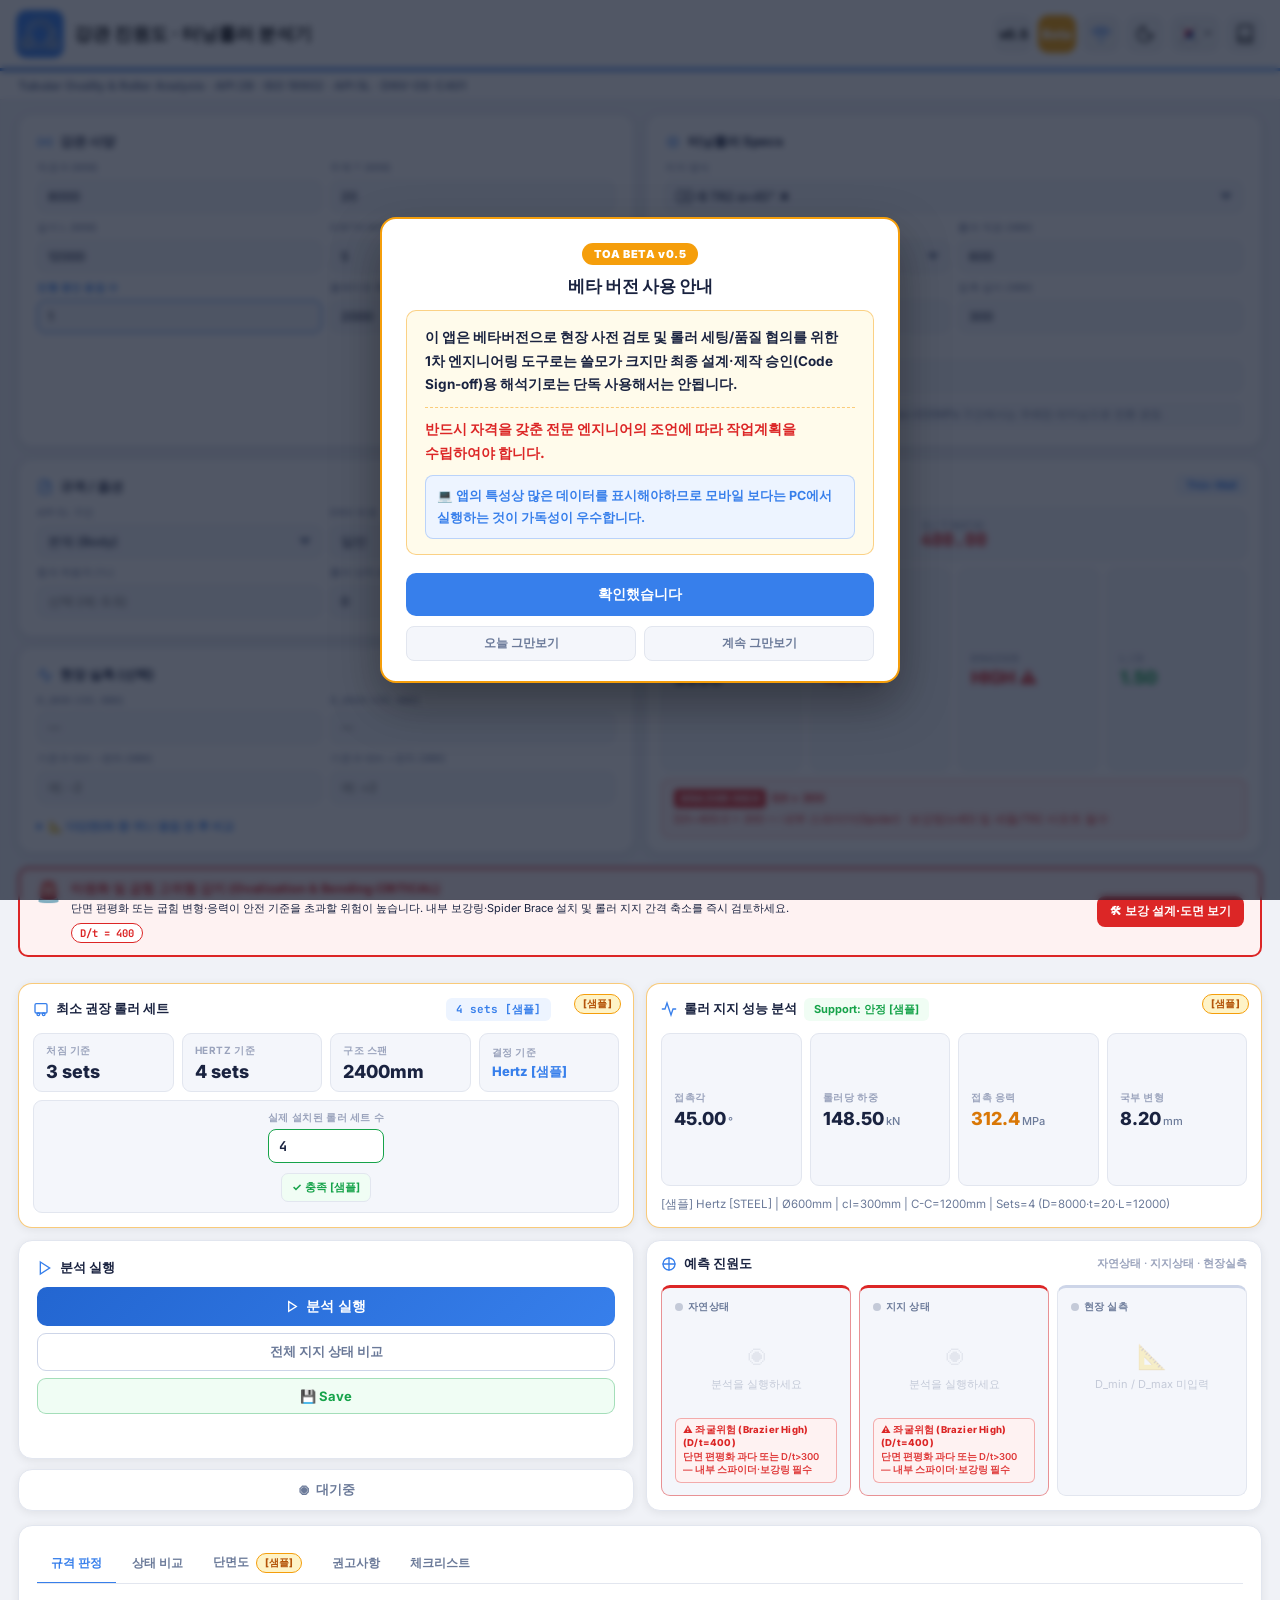
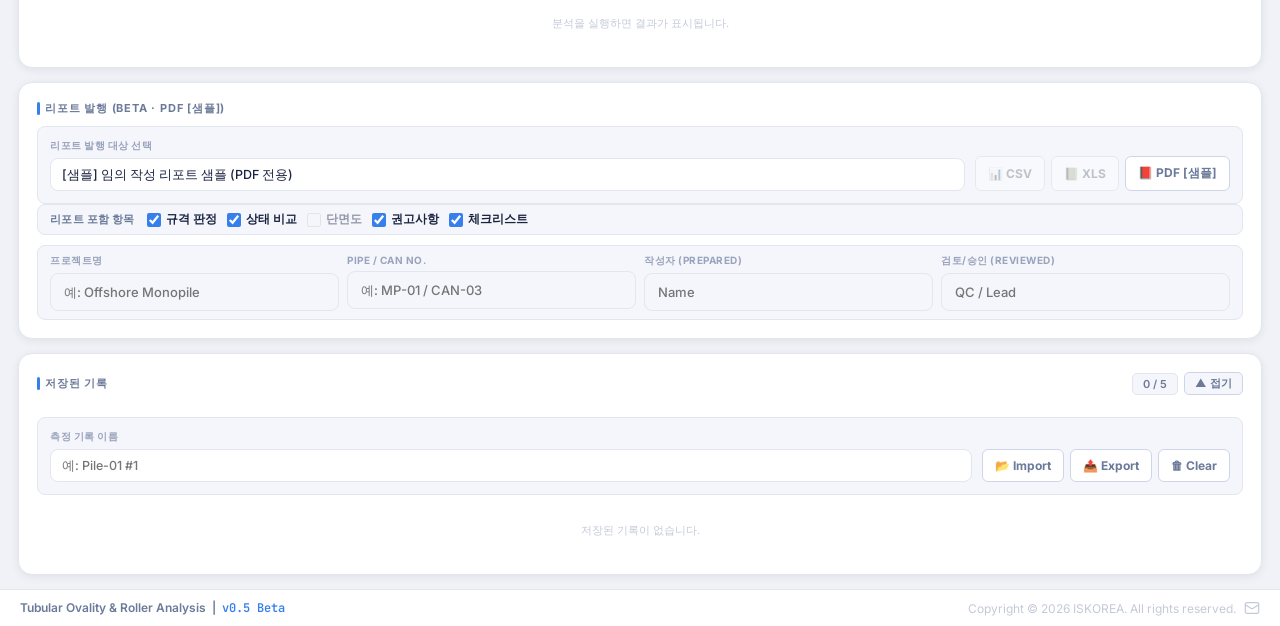
<file: index.html>
<!doctype html>
<html lang="ko" data-theme="light">
<head>
  <meta charset="UTF-8" />
  <meta name="viewport" content="width=device-width, initial-scale=1.0, viewport-fit=cover" />
  <meta name="theme-color" content="#377feb" />
  <meta name="application-name" content="Tubular Ovality & Roller Analysis" />
  <meta name="apple-mobile-web-app-capable" content="yes" />
  <meta name="apple-mobile-web-app-status-bar-style" content="default" />
  <meta name="apple-mobile-web-app-title" content="TOA Assist" />
  <link rel="manifest" href="manifest.json" />
  <link rel="icon" type="image/x-icon" href="favicon.ico" />
  <link rel="shortcut icon" href="favicon.ico" />
  <link rel="icon" type="image/png" sizes="192x192" href="icons/toa-logo-192.png" />
  <link rel="icon" type="image/png" sizes="256x256" href="icons/toa-logo.png" />
  <link rel="apple-touch-icon" sizes="192x192" href="icons/toa-logo-192.png" />
  <title>Tubular Ovality &amp; Roller Analysis (TOA Beta 0.5) - ISKOREA</title>
  <script>
    (function () {
      try {
        var ua = (navigator.userAgent || "").toLowerCase();
        if (ua.indexOf("kakaotalk") !== -1 && !/iphone|ipad|ipod/i.test(ua)) {
          try {
            location.href = "kakaotalk://web/openExternal?url=" + encodeURIComponent(window.location.href);
          } catch (e) {}
        }
        var isDark = localStorage.getItem("HI_DARK_MODE") === "true" || localStorage.getItem("HI_THEME") === "dark";
        document.documentElement.classList.toggle("dark", isDark);
        document.documentElement.setAttribute("data-theme", isDark ? "dark" : "light");
      } catch (e) {}
    })();
  </script>
  <link rel="stylesheet" href="shared-header-kit/header-kit.css?v=1.0" />
  <link rel="stylesheet" href="css/style.css?v=1.0" />
</head>
<body>
  <!-- 공용 표준 상단 헤더 (ISKOREA HeaderKit) -->
  <header class="top-header">
    <div class="header-inner">
      <div class="brand-wrap" onclick="window.scrollTo({top:0, behavior:'smooth'})">
        <div class="app-logo-box">
          <img src="shared-header-kit/icons/app-logo.png" alt="TOA Logo" />
        </div>
        <div class="brand-text">
          <h1 id="appTitle">
            <span class="title-full">강관 진원도 · 터닝롤러 분석기</span>
            <span class="title-short">강관 진원도 분석</span>
          </h1>
        </div>
      </div>

      <div class="header-actions">
        <span class="hdr-btn hdr-btn-ver" id="appVersionBadge">v0.5</span>
        <button type="button" id="proBadge" class="hdr-btn hdr-btn-pro">Beta</button>
        <div id="netStatusBadge" class="hdr-btn hdr-btn-net online" title="온라인">
          <svg class="wifi-svg" viewBox="0 0 24 24" width="20" height="20" fill="currentColor">
            <path d="M12 18.5a1.8 1.8 0 1 1 0 3.6 1.8 1.8 0 0 1 0-3.6zm-4.3-3.2a6.1 6.1 0 0 1 8.6 0 .9.9 0 0 0 1.3-1.3 7.9 7.9 0 0 0-11.2 0 .9.9 0 0 0 1.3 1.3zm-2.9-2.9a10.2 10.2 0 0 1 14.4 0 .9.9 0 0 0 1.3-1.3 12 12 0 0 0-17 0 .9.9 0 0 0 1.3 1.3zm-2.9-2.9a14.3 14.3 0 0 1 20.2 0 .9.9 0 0 0 1.3-1.3 16.1 16.1 0 0 0-22.8 0 .9.9 0 0 0 1.3 1.3z"/>
          </svg>
        </div>
        <button type="button" class="hdr-btn" id="btnDarkMode" title="다크 모드">
          <svg viewBox="0 0 24 24" width="20" height="20" stroke="currentColor" stroke-width="2" fill="none">
            <path d="M20.985 12.486a9 9 0 1 1-9.473-9.472c.405-.022.617.46.402.803a6 6 0 0 0 8.268 8.268c.344-.215.825-.004.803.401"/>
          </svg>
        </button>
        <div class="lang-dropdown-wrap">
          <button type="button" class="hdr-btn lang-btn" id="btnLangDropdown">
            <span id="currentFlagIcon" class="flag-icon-circle"><img src="shared-header-kit/icons/flag_ko.png" alt="KO" /></span>
            <svg class="lang-caret" viewBox="0 0 10 6" width="8" height="6" fill="currentColor"><path d="M0 0l5 5 5-5z"/></svg>
          </button>
          <div id="langDropdownMenu" class="lang-dropdown-menu hidden">
            <button type="button" class="lang-item active" data-lang="ko"><span class="flag-icon-circle"><img src="shared-header-kit/icons/flag_ko.png" alt="KO" /></span><span>한국어</span></button>
            <button type="button" class="lang-item" data-lang="en"><span class="flag-icon-circle"><img src="shared-header-kit/icons/flag_en.png" alt="EN" /></span><span>English</span></button>
            <button type="button" class="lang-item" data-lang="zh"><span class="flag-icon-circle"><img src="shared-header-kit/icons/flag_zh.png" alt="ZH" /></span><span>中文</span></button>
            <button type="button" class="lang-item" data-lang="ja"><span class="flag-icon-circle"><img src="shared-header-kit/icons/flag_ja.png" alt="JA" /></span><span>日本語</span></button>
            <button type="button" class="lang-item" data-lang="es"><span class="flag-icon-circle"><img src="shared-header-kit/icons/flag_es.png" alt="ES" /></span><span>Español</span></button>
          </div>
        </div>
        <button type="button" class="hdr-btn" id="btnManual" title="사용 매뉴얼">
          <svg viewBox="0 0 24 24" width="20" height="20" stroke="currentColor" stroke-width="2" fill="none"><path d="M4 19.5A2.5 2.5 0 0 1 6.5 17H20"/><path d="M6.5 2H20v20H6.5A2.5 2.5 0 0 1 4 19.5v-15A2.5 2.5 0 0 1 6.5 2z"/></svg>
        </button>
      </div>
    </div>
    <div class="blue-divider"></div>
  </header>

  <!-- 카카오톡 인앱 브라우저 강제 탈출 모달/배너 -->
  <div id="kakaoInAppOverlay" class="hidden" style="display:none;position:fixed;inset:0;background:rgba(0,0,0,.85);z-index:99999;justify-content:center;align-items:center;padding:20px;">
    <div style="background:#fff;border-radius:18px;max-width:380px;width:100%;padding:24px;text-align:center;box-shadow:0 12px 32px rgba(0,0,0,.4);">
      <div style="font-size:36px;margin-bottom:10px;">📲</div>
      <h3 style="margin:0 0 8px 0;font-size:18px;font-weight:900;color:#191919;">기본 브라우저로 열기 안내</h3>
      <p style="font-size:13px;color:#495057;line-height:1.55;margin:0 0 18px 0;">
        현재 <strong>카카오톡 내부 화면</strong>에서는 홈화면 바로가기 및 오프라인 저장이 제한됩니다.<br><br>
        아래 버튼을 눌러 <strong>기본 브라우저</strong>로 열어주세요!
      </p>
      <button type="button" onclick="App.escapeKakaoInApp()" style="width:100%;padding:14px;background:#377feb;color:#fff;border:none;border-radius:10px;font-size:15px;font-weight:900;cursor:pointer;margin-bottom:10px;">
        🚀 기본 브라우저로 열기
      </button>
      <button type="button" onclick="document.getElementById('kakaoInAppOverlay').style.display='none'" style="background:none;border:none;color:#868e96;font-size:12px;font-weight:700;cursor:pointer;text-decoration:underline;">
        그냥 여기서 계속 보기
      </button>
    </div>
  </div>

  <div id="kakaoInAppBanner" class="hidden" style="background:#fee500;border-bottom:2px solid #e6cf00;padding:10px 16px;font-size:12.5px;font-weight:800;color:#191919;display:none;justify-content:space-between;align-items:center;gap:8px;">
    <div style="flex:1;">💡 <strong>카카오톡 내부 브라우저입니다.</strong> 오프라인 저장을 위해 <strong>[기본 브라우저]</strong>로 열어주세요.</div>
    <button type="button" onclick="App.escapeKakaoInApp()" style="background:#191919;color:#fff;border:none;border-radius:6px;padding:8px 12px;font-size:12px;font-weight:900;cursor:pointer;">브라우저로 열기 ↗</button>
  </div>

  <!-- 상태 바 -->
  <div class="status-bar-strip">
    <span style="font-size:12px;font-weight:700;color:var(--tx2);">Tubular Ovality &amp; Roller Analysis · API 2B · ISO 19902 · API 5L · DNV-OS-C401</span>
  </div>

  <!-- 공용 모달 (매뉴얼 / 안내) -->
  <div id="subPageModal" class="subpage-overlay hidden" onclick="if(event.target===this) App.closeModal()">
    <div class="subpage-card">
      <div class="subpage-header">
        <strong id="subPageTitle">Modal</strong>
        <button type="button" class="close-sub-btn" onclick="App.closeModal()">✕</button>
      </div>
      <div id="subPageBody"></div>
    </div>
  </div>

  <!-- 베타버전 0.5 메인 페이지 주의 팝업 -->
  <div id="betaNoticeModal" class="beta-popup-overlay hidden" role="dialog" aria-modal="true" aria-labelledby="betaNoticeTitle">
    <div class="beta-popup-card">
      <span class="beta-popup-badge">TOA BETA v0.5</span>
      <h2 class="beta-popup-title" id="betaNoticeTitle">베타 버전 사용 안내</h2>
      <p class="beta-popup-msg" id="betaNoticeMsg">
        <span class="bp-line">이 앱은 베타버전으로 현장 사전 검토 및 롤러 세팅/품질 협의를 위한 1차 엔지니어링 도구로는 쓸모가 크지만 최종 설계·제작 승인(Code Sign-off)용 해석기로는 단독 사용해서는 안됩니다.</span>
        <span class="bp-warn">반드시 자격을 갖춘 전문 엔지니어의 조언에 따라 작업계획을 수립하여야 합니다.</span>
        <span class="bp-tip">💻 앱의 특성상 많은 데이터를 표시해야하므로 모바일 보다는 PC에서 실행하는 것이 가독성이 우수합니다.</span>
      </p>
      <button type="button" class="beta-popup-btn" id="betaNoticeBtn" onclick="App.closeBetaNotice()">확인했습니다</button>
      <div class="beta-popup-sub-actions">
        <button type="button" class="beta-popup-sub-btn" id="betaNoticeHideTodayBtn" onclick="App.closeBetaNotice('today')">오늘 그만보기</button>
        <button type="button" class="beta-popup-sub-btn" id="betaNoticeHideForeverBtn" onclick="App.closeBetaNotice('forever')">계속 그만보기</button>
      </div>
    </div>
  </div>

  <!-- 메인 작업 영역 (상단 가로 입력 · 하단 가로 결과) -->
  <div class="app-body">
    <section class="top-horiz-bar" aria-label="입력 및 분석 실행">
      <!-- 1. 강관 사양 -->
      <div class="card top-card">
        <div class="card-ttl">
          <svg viewBox="0 0 24 24"><circle cx="12" cy="12" r="3"/><path d="M19.07 4.93a10 10 0 0 1 0 14.14M4.93 4.93a10 10 0 0 0 0 14.14"/></svg>
          <span id="t-tubspec">강관 사양</span>
        </div>
        <div class="g2" style="margin-bottom:8px;">
          <div class="fg">
            <label class="flbl" id="t-lD">직경 D (mm)</label>
            <input class="fi" type="number" id="iD" value="8000" min="100" max="20000" step="100" oninput="App.calcDT();App.calcRollerSets()">
          </div>
          <div class="fg">
            <label class="flbl" id="t-lt">두께 t (mm)</label>
            <input class="fi" type="number" id="it" value="20" min="5" max="500" step="5" oninput="App.calcDT();App.calcRollerSets()">
          </div>
        </div>
        <div class="g2" style="margin-bottom:8px;">
          <div class="fg">
            <label class="flbl" id="t-lplen">길이 L (mm)</label>
            <input class="fi" type="number" id="i-plen" value="12000" min="500" max="100000" step="500" oninput="App.calcDT();App.calcRollerSets()">
          </div>
          <div class="fg">
            <label class="flbl" id="t-lnweld">Girth Weld 총수</label>
            <input class="fi" type="number" id="i-nweld" value="5" min="0" max="50" step="1" oninput="App.onWeldInput('nweld')">
          </div>
        </div>
        <div class="g2">
          <div class="fg">
            <label class="flbl" id="t-laweld" style="color:var(--ac);font-weight:800;">진행 중인 용접 수</label>
            <input class="fi" type="number" id="i-aweld" value="1" min="0" max="10" step="1" oninput="App.onWeldInput('aweld')" style="border-color:var(--ac);">
          </div>
          <div class="fg">
            <label class="flbl" id="t-lplatespan">플레이트 폭 (mm)</label>
            <input class="fi" type="number" id="i-platespan" value="2000" min="500" max="10000" step="100" oninput="App.calcRollerSets()">
          </div>
        </div>
      </div>

      <!-- 2. 터닝롤러 Specs -->
      <div class="card top-card">
        <div class="card-ttl">
          <svg viewBox="0 0 24 24"><circle cx="12" cy="12" r="4"/><path d="M12 2v2M12 20v2M4.93 4.93l1.41 1.41M17.66 17.66l1.41 1.41M2 12h2M20 12h2M4.93 19.07l1.41-1.41M17.66 6.34l1.41-1.41"/></svg>
          <span id="t-rolspec">터닝롤러 Specs</span>
        </div>
        <div class="g2">
          <div class="fg" style="grid-column:1 / -1;">
            <label class="flbl" id="t-lsup">지지 방식</label>
            <select class="fi" id="i-sup" onchange="App.onSupChange(true)">
              <option value="NATURAL" id="o-nat">① 자연상태</option>
              <option value="SADDLE120" id="o-sad">② 120° 새들</option>
              <option value="TR2_491" id="o-t2a">③-A TR2 α=49.1° (ref) [샘플]</option>
              <option value="TR2_45" selected id="o-t2b">③-B TR2 α=45° ★</option>
              <option value="TR2_30" id="o-t2c">③-C TR2 α=30° [샘플]</option>
              <option value="TR2_CUSTOM" id="o-t2d">③-D TR2 Custom</option>
              <option value="TR4_STD" id="o-t4a">④-A TR4 4롤러 (22.5°/67.5°) [샘플]</option>
              <option value="TR4_CUSTOM" id="o-t4b">④-B TR4 4롤러 Custom (α1/α2) [샘플]</option>
              <option value="DOUBLE_ROLLER" id="o-dbl">⑤ 고정형 더블롤러 (4롤 피벗) [샘플]</option>
            </select>
          </div>
          <div class="fg">
            <label class="flbl" id="t-lrmat">롤러 재질</label>
            <select class="fi" id="i-rmat" onchange="App.onRmatChange(true)">
              <option value="steel" id="o-rmat-s">⚙ Steel (경강)</option>
              <option value="urethane" id="o-rmat-u">◎ Urethane (우레탄)</option>
            </select>
          </div>
          <div class="fg">
            <label class="flbl" id="t-lrdia">롤러 직경 (mm)</label>
            <input class="fi" type="number" id="i-rdia" value="600" min="100" max="2000" step="50" oninput="App.onRollerSpecInput()">
          </div>
          <div class="fg">
            <label class="flbl" style="display:flex;align-items:center;gap:4px;flex-wrap:wrap;">
              <span id="t-lcc">C-C 간격 (mm)</span>
              <span id="cc-auto-lbl" style="font-size:10px;color:var(--ac);font-weight:700;">(α45° auto)</span>
            </label>
            <input class="fi" type="number" id="i-cc" value="1200" min="100" max="5000" step="10" oninput="App.onRollerSpecInput()">
          </div>
          <div class="fg">
            <label class="flbl" id="t-lcl">접촉 길이 (mm)</label>
            <input class="fi" type="number" id="i-cl" value="300" min="100" max="10000" step="100" oninput="App.onRollerSpecInput()">
          </div>
          <div class="fg" style="grid-column:1 / -1;">
            <label class="flbl" id="t-lrcap">세트 정격용량 (ton · 선택)</label>
            <input class="fi" type="number" id="i-rcap" value="" min="1" max="5000" step="5" placeholder="예: 100 (과부하 체크용)" oninput="App.onRollerSpecInput()">
          </div>
        </div>
        <div id="rmat-note" style="margin-top:8px;padding:6px 10px;border-radius:6px;font-size:11px;background:var(--inp);color:var(--tx2);border-left:3px solid var(--ac);display:none;"></div>
        <div id="cust-wrap" class="hide" style="margin-top:8px;">
          <div class="sep" style="margin-bottom:8px;"></div>
          <div class="g2 hide" id="cust-tr2">
            <div class="fg"><label class="flbl">α (°)</label><input class="fi" type="number" id="i-a" value="45" min="10" max="80" step="0.5" oninput="App.onRollerSpecInput()"></div>
          </div>
          <div class="g2 hide" id="cust-tr4">
            <div class="fg"><label class="flbl">α1 내측 (°)</label><input class="fi" type="number" id="i-a1" value="30" min="5" max="75" step="0.5" oninput="App.onRollerSpecInput()"></div>
            <div class="fg"><label class="flbl">α2 외측 (°)</label><input class="fi" type="number" id="i-a2" value="60" min="15" max="85" step="0.5" oninput="App.onRollerSpecInput()"></div>
          </div>
          <div class="g2 hide" id="cust-dbl">
            <div class="fg"><label class="flbl">α_center (°)</label><input class="fi" type="number" id="i-ac" value="45" min="20" max="65" step="0.5" oninput="App.onRollerSpecInput()"></div>
            <div class="fg"><label class="flbl">γ_roller (°)</label><input class="fi" type="number" id="i-gr" value="10" min="1" max="20" step="1" oninput="App.onRollerSpecInput()"></div>
          </div>
        </div>
      </div>

      <!-- 3. 규격 / 옵션 & 현장 실측 (선택) 상하 배치 -->
      <div class="top-col-stack">
        <div class="card top-card">
          <div class="card-ttl">
            <svg viewBox="0 0 24 24"><path d="M14 2H6a2 2 0 0 0-2 2v16a2 2 0 0 0 2 2h12a2 2 0 0 0 2-2V8z"/><polyline points="14 2 14 8 20 8"/><line x1="16" y1="13" x2="8" y2="13"/></svg>
            <span id="t-std">규격 / 옵션</span>
          </div>
          <div class="g2">
            <div class="fg">
              <label class="flbl" id="t-lzone">API 5L 구간</label>
              <select class="fi" id="i-zone" onchange="App.onMeasuredInput()">
                <option value="body" id="o-body">본체 (Body)</option>
                <option value="end" id="o-end">끝단 (End)</option>
              </select>
            </div>
            <div class="fg">
              <label class="flbl" id="t-lfat">DNV 피로</label>
              <select class="fi" id="i-fat" onchange="App.onMeasuredInput()">
                <option value="false" id="o-fn">일반</option>
                <option value="true" id="o-ff">피로 민감</option>
              </select>
            </div>
            <div class="fg">
              <label class="flbl" id="t-lclim">합의 허용치 (%)</label>
              <input class="fi" type="number" id="i-custom-lim" value="" min="0.05" max="10" step="0.05" placeholder="선택 (예: 0.5)" oninput="App.onMeasuredInput()">
            </div>
            <div class="fg">
              <label class="flbl" id="t-lsettle">롤러 단차 Δh (mm)</label>
              <input class="fi" type="number" id="i-settle" value="0" min="0" max="50" step="0.5" oninput="App.onRollerSpecInput()">
            </div>
          </div>
        </div>

        <div class="card top-card">
          <div class="card-ttl">
            <svg viewBox="0 0 24 24"><polyline points="22 12 18 12 15 21 9 3 6 12 2 12"/></svg>
            <span id="t-field">현장 실측 (선택)</span>
          </div>
          <div class="g2" style="margin-bottom:8px;">
            <div class="fg"><label class="flbl" id="t-ldmin">D_min (OD, mm)</label><input class="fi" type="number" id="i-dmin" step="any" placeholder="—" oninput="App.onMeasuredInput('abs')"></div>
            <div class="fg"><label class="flbl" id="t-ldmax">D_max (OD, mm)</label><input class="fi" type="number" id="i-dmax" step="any" placeholder="—" oninput="App.onMeasuredInput('abs')"></div>
          </div>
          <div class="g2">
            <div class="fg"><label class="flbl" id="t-ldevmin">기준 D 대비 −편차 (mm)</label><input class="fi" type="number" id="i-devmin" step="any" placeholder="예: -2" oninput="App.onMeasuredInput('dev')"></div>
            <div class="fg"><label class="flbl" id="t-ldevmax">기준 D 대비 +편차 (mm)</label><input class="fi" type="number" id="i-devmax" step="any" placeholder="예: +2" oninput="App.onMeasuredInput('dev')"></div>
          </div>
          <details class="meas-adv">
            <summary id="t-madv">📐 다단면(좌·중·우) / 용접 전·후 비교</summary>
            <div class="g3" style="margin-top:6px;">
              <div class="fg"><label class="flbl" id="t-lml">좌단 Oval</label><input class="fi" type="number" id="i-ml" placeholder="mm" step="0.1" min="0" oninput="App.onMeasuredInput()"></div>
              <div class="fg"><label class="flbl" id="t-lmm">중앙 Oval</label><input class="fi" type="number" id="i-mm" placeholder="mm" step="0.1" min="0" oninput="App.onMeasuredInput()"></div>
              <div class="fg"><label class="flbl" id="t-lmr">우단 Oval</label><input class="fi" type="number" id="i-mr" placeholder="mm" step="0.1" min="0" oninput="App.onMeasuredInput()"></div>
            </div>
            <div class="g2" style="margin-top:6px;">
              <div class="fg"><label class="flbl" id="t-lmbef">용접 전 (mm)</label><input class="fi" type="number" id="i-mbef" placeholder="Before" step="0.1" min="0" oninput="App.onMeasuredInput()"></div>
              <div class="fg"><label class="flbl" id="t-lmaft">용접 후 (mm)</label><input class="fi" type="number" id="i-maft" placeholder="After" step="0.1" min="0" oninput="App.onMeasuredInput()"></div>
            </div>
            <div id="meas-weld-delta" class="meas-weld-delta hide"></div>
          </details>
        </div>
      </div>

      <!-- 4. D / t 패널 (우측) -->
      <div class="card summary-card summary-dt">
        <div class="card-ttl">
          <svg viewBox="0 0 24 24"><path d="M12 2L2 7l10 5 10-5-10-5z"/><path d="M2 17l10 5 10-5M2 12l10 5 10-5"/></svg>
          <span>D / t</span>
          <span class="dt-cls" id="dt-cls">Thin-Wall</span>
        </div>
        <div class="dt-panel">
          <div class="mi dt-hero">
            <div class="mi-l">D / t Ratio</div>
            <div class="mi-v dt-num" id="dt-val">400.00</div>
          </div>
          <div class="m4 dt-grid">
            <div class="mi"><div class="mi-l">R (mm)</div><div class="mi-v" id="dt-R">3990</div></div>
            <div class="mi"><div class="mi-l">ISO limit</div><div class="mi-v" id="dt-iso">≤0.5%</div></div>
            <div class="mi"><div class="mi-l">Brazier</div><div class="mi-v" id="dt-braz">HIGH</div></div>
            <div class="mi"><div class="mi-l">L / D</div><div class="mi-v" id="dt-ld">1.50</div></div>
          </div>
          <div id="dt-brazier-alert" class="dt-brazier-alert hidden"></div>
        </div>
      </div>
    </section>

    <!-- 하단 가로 결과 영역 -->
    <main class="bottom-horiz-area">
      <!-- 타원화 및 굽힘(Ovalization & Bending) 적극 경고 배너 -->
      <div id="oval-bend-alert" class="ob-alert hide" role="alert"></div>
      <div class="bottom-summary-row">
        <!-- 하단 1: 최소 권장 롤러 세트 (Beta 샘플 표시) -->
        <div class="card summary-card summary-rs beta-sample-card" data-beta-sample="[샘플]">
          <div class="card-ttl">
            <svg viewBox="0 0 24 24"><rect x="3" y="4" width="18" height="14" rx="2"/><circle cx="8" cy="20" r="2"/><circle cx="16" cy="20" r="2"/></svg>
            <span id="t-rspanel">최소 권장 롤러 세트</span>
            <span id="rs-sets" class="card-ttl-badge">4 sets</span>
          </div>
          <div id="rs-panel">
            <div class="m4">
              <div class="mi"><div class="mi-l" id="t-rsdefl">처짐 기준</div><div class="mi-v" id="rs-defl">3 sets</div></div>
              <div class="mi"><div class="mi-l" id="t-rshertz">Hertz 기준</div><div class="mi-v" id="rs-hertz">4 sets</div></div>
              <div class="mi"><div class="mi-l" id="t-rsspan">구조 스팬</div><div class="mi-v" id="rs-span">2400mm</div></div>
              <div class="mi"><div class="mi-l" id="t-rsgov">결정 기준</div><div class="mi-v c-ac" id="rs-gov" style="font-size:13px;">Hertz</div></div>
            </div>
            <div class="mi rs-actual-box">
              <div style="flex:1;min-width:0;">
                <div class="mi-l" id="t-lasets" style="margin-bottom:4px;">실제 설치된 롤러 세트 수</div>
                <input class="fi rs-actual-inp" type="number" id="i-asets" value="4" min="1" max="20" step="1" placeholder="4" oninput="App.updateActualSets()">
              </div>
              <div id="asets-status" class="rs-actual-status">—</div>
            </div>
          </div>
        </div>

        <!-- 하단 2: 롤러 지지 성능 분석 (Beta 샘플 표시) -->
        <div class="card summary-card rol-card beta-sample-card" data-beta-sample="[샘플]">
          <div class="card-ttl">
            <svg viewBox="0 0 24 24"><polyline points="22 12 18 12 15 21 9 3 6 12 2 12"/></svg>
            <span id="t-rolperf">롤러 지지 성능 분석</span>
            <span class="stab idle card-ttl-right" id="stab">—</span>
          </div>
          <div class="m4" id="metrics">
            <div class="mi"><div class="mi-l" id="t-ma">접촉각</div><div class="mi-v">—<span class="mi-u">°</span></div></div>
            <div class="mi"><div class="mi-l" id="t-ml">롤러당 하중</div><div class="mi-v">—<span class="mi-u">kN</span></div></div>
            <div class="mi"><div class="mi-l" id="t-ms">접촉 응력</div><div class="mi-v">—<span class="mi-u">MPa</span></div></div>
            <div class="mi"><div class="mi-l" id="t-md">국부 변형</div><div class="mi-v">—<span class="mi-u">mm</span></div></div>
          </div>
          <div id="rol-note" style="margin-top:10px;font-size:11.5px;line-height:1.45;color:var(--tx2);"></div>
        </div>

        <!-- 하단 3: 분석 실행 · 전체 지지 상태 비교 및 판정 상태 (예측 진원도 앞쪽 / 모바일 위쪽) -->
        <div class="top-col-stack exec-col-stack">
          <div class="card top-card top-card-exec">
            <div class="card-ttl">
              <svg viewBox="0 0 24 24"><polygon points="5 3 19 12 5 21 5 3"/></svg>
              <span>분석 실행</span>
            </div>
            <div class="exec-btns">
              <button type="button" class="btn-run" onclick="App.runAnalysis()">
                <svg width="13" height="13" viewBox="0 0 24 24" fill="none" stroke="currentColor" stroke-width="2.5"><polygon points="5 3 19 12 5 21 5 3"/></svg>
                <span id="t-run">분석 실행</span>
              </button>
              <button type="button" class="btn-sec" id="t-cmp" onclick="App.runCompare()">전체 지지 상태 비교</button>
              <button type="button" class="btn-sec btn-save-exec" id="t-save" onclick="App.doSave()">💾 Save</button>
            </div>
          </div>
          <div class="status-pill idle" id="stat-pill">
            <span id="stat-ico">⦿</span>
            <span id="stat-txt">대기중</span>
          </div>
        </div>

        <!-- 하단 4: 예측 진원도 -->
        <div class="card summary-card pred-section">
          <div class="card-ttl">
            <svg viewBox="0 0 24 24"><circle cx="12" cy="12" r="9"/><path d="M12 3v18M3 12h18"/></svg>
            <span id="t-predsec">예측 진원도</span>
            <span class="pred-sub card-ttl-right" id="t-predsub">자연상태 · 지지상태 · 현장실측</span>
          </div>
          <div class="top-row">
            <div class="rc-nat" id="card-nat">
              <div class="rc-lbl"><span class="rc-dot" id="dot-nat"></span><span id="t-nat">자연상태</span></div>
              <div id="nat-body"><div class="ph"><div class="ico">⦿</div><p id="t-ph1">분석을 실행하세요</p></div></div>
            </div>
            <div class="rc-sup" id="card-sup">
              <div class="rc-lbl"><span class="rc-dot" id="dot-sup"></span><span id="sup-lbl">지지 상태</span></div>
              <div id="sup-body"><div class="ph"><div class="ico">⦿</div><p id="t-ph2">분석을 실행하세요</p></div></div>
            </div>
            <div class="rc-meas no-data" id="card-meas">
              <div class="rc-lbl"><span class="rc-dot" id="dot-meas"></span><span id="t-meas">현장 실측</span></div>
              <div id="meas-body"><div class="ph"><div class="ico">📐</div><p id="t-ph3">D_min / D_max 입력 후<br>분석을 실행하세요</p></div></div>
            </div>
          </div>
        </div>
      </div>

      <!-- 하단 상세 결과 탭 (5탭) -->
      <div class="card bottom-tabs-row">
        <div class="tab-bar">
          <button type="button" class="tab on" id="tab-tc" onclick="App.goTab('tc')"><span id="t-tc">규격 판정</span></button>
          <button type="button" class="tab" id="tab-tm" onclick="App.goTab('tm')"><span id="t-tm">상태 비교</span></button>
          <button type="button" class="tab" id="tab-td" onclick="App.goTab('td')"><span id="t-td">단면도</span> <span class="beta-sample-badge" id="t-td-sample" style="margin-left:4px;">[샘플]</span></button>
          <button type="button" class="tab" id="tab-tr" onclick="App.goTab('tr')"><span id="t-tr">권고사항</span></button>
          <button type="button" class="tab" id="tab-tl" onclick="App.goTab('tl')"><span id="t-tl">체크리스트</span></button>
        </div>

        <div class="tp on" id="tc">
          <div id="tc-body"><div class="ph"><p id="t-ph-tc">분석을 실행하면 결과가 표시됩니다.</p></div></div>
        </div>
        <div class="tp" id="tm"><div id="tm-body"><div class="ph"><p id="t-ph-tm">전체 비교를 클릭하세요.</p></div></div></div>
        <div class="tp" id="td">
          <div id="td-sample-banner" class="reinf-guide s-sel" style="margin-bottom:12px;">[샘플] 본 단면도 및 측면도는 TOA Beta v0.5 미리보기용으로 임의의 예시 제원(D=8000mm · t=20mm · L=12000mm · 4 sets)으로 작성된 샘플 그림입니다.</div>
          <div class="diag-row" style="display:flex;gap:12px;align-items:flex-start;flex-wrap:wrap;">
            <div style="flex:0 0 auto;display:flex;flex-direction:column;align-items:center;gap:6px;">
              <div style="font-size:10px;font-weight:700;color:var(--txl);text-transform:uppercase;letter-spacing:.8px;"><span id="t-cslbl">단면도 (Cross-Section)</span> <span class="beta-sample-badge" id="t-cs-sample">[샘플]</span></div>
              <canvas id="cvs" width="380" height="400"></canvas>
            </div>
            <div style="flex:1;min-width:320px;display:flex;flex-direction:column;align-items:center;gap:6px;">
              <div style="font-size:10px;font-weight:700;color:var(--txl);text-transform:uppercase;letter-spacing:.8px;"><span id="t-svlbl">측면도 (Side View) — 롤러 세트 배치</span> <span class="beta-sample-badge" id="t-sv-sample">[샘플]</span></div>
              <canvas id="cvs-sv" width="560" height="400" style="max-width:100%;"></canvas>
              <div id="sv-info" style="width:100%;font-size:11px;color:var(--tx2);line-height:1.6;background:var(--inp);border-radius:var(--rs);padding:10px 14px;"></div>
            </div>
          </div>
          <div id="td-ph" class="ph hide"><p id="t-ph-td">분석 후 단면도가 표시됩니다.</p></div>
        </div>
        <div class="tp" id="tr">
          <div class="recs" id="tr-body"><div class="ph"><p id="t-ph-tr">분석을 실행하면 권고사항이 표시됩니다.</p></div></div>
          <div id="tr-reinf" class="reinf-panel hide">
            <div id="tr-reinf-meta"></div>
            <div class="reinf-diag-row">
              <div class="reinf-diag-box"><div class="reinf-diag-lbl" id="t-reinf-cs">보강 단면도 (Ring + Spider Brace) [샘플]</div><canvas id="cvs-reinf-cs" width="380" height="360"></canvas></div>
              <div class="reinf-diag-box sv"><div class="reinf-diag-lbl" id="t-reinf-sv">보강 측면도 (보강링 · 스파이더 · 롤러 위치) [샘플]</div><canvas id="cvs-reinf-sv" width="540" height="360"></canvas></div>
            </div>
            <div class="reinf-note" id="tr-reinf-note"></div>
          </div>
        </div>
        <div class="tp" id="tl"><div id="tl-body"><div class="ph"><p id="t-ph-tl">분석 후 체크리스트가 표시됩니다.</p></div></div></div>
      </div>

      <!-- 하단 별도 위치 1: 리포트 발행 (PDF 샘플만 활성화) -->
      <div class="card report-panel" id="rpt-panel">
        <div class="shdr">
          <div class="sttl" id="t-rptcard">리포트 발행 (Beta · PDF [샘플])</div>
        </div>
        <div class="data-toolbar">
          <div class="fg data-rpt-fg" style="flex:1;min-width:220px;">
            <label class="flbl" id="t-rptsel">리포트 발행 대상 선택</label>
            <select class="fi" id="i-rpt-target">
              <option value="SAMPLE">[샘플] 임의 작성 리포트 샘플 (PDF 전용)</option>
            </select>
          </div>
          <div class="data-btns">
            <button type="button" class="btn-sm beta-disabled-btn" id="t-csv" disabled title="Beta 버전 비활성">📊 CSV</button>
            <button type="button" class="btn-sm g beta-disabled-btn" id="t-xls" disabled title="Beta 버전 비활성">📗 XLS</button>
            <button type="button" class="btn-sm" id="t-pdf" onclick="App.doPdfExport()">📕 PDF [샘플]</button>
          </div>
        </div>
        <div class="rpt-opts-bar">
          <span class="rpt-opts-lbl" id="t-rptinc">리포트 포함 항목</span>
          <label class="rpt-chk"><input type="checkbox" id="rpt-inc-comp" checked><span id="t-ri-comp">규격 판정</span></label>
          <label class="rpt-chk"><input type="checkbox" id="rpt-inc-cmp" checked><span id="t-ri-cmp">상태 비교</span></label>
          <label class="rpt-chk" style="opacity:.45;cursor:not-allowed;"><input type="checkbox" id="rpt-inc-diag" disabled><span id="t-ri-diag">단면도</span></label>
          <label class="rpt-chk"><input type="checkbox" id="rpt-inc-recs" checked><span id="t-ri-recs">권고사항</span></label>
          <label class="rpt-chk"><input type="checkbox" id="rpt-inc-chk" checked><span id="t-ri-chk">체크리스트</span></label>
        </div>
        <div class="rpt-meta-bar" style="margin-bottom:0;">
          <div class="fg"><label class="flbl" id="t-lproj">프로젝트명</label><input class="fi" type="text" id="i-proj" placeholder="예: Offshore Monopile" oninput="App.saveLastState()"></div>
          <div class="fg"><label class="flbl" id="t-lpipeno">Pipe / Can No.</label><input class="fi" type="text" id="i-pipeno" placeholder="예: MP-01 / CAN-03" oninput="App.saveLastState()"></div>
          <div class="fg"><label class="flbl" id="t-lprep">작성자 (Prepared)</label><input class="fi" type="text" id="i-prep" placeholder="Name" oninput="App.saveLastState()"></div>
          <div class="fg"><label class="flbl" id="t-lrev">검토/승인 (Reviewed)</label><input class="fi" type="text" id="i-rev" placeholder="QC / Lead" oninput="App.saveLastState()"></div>
        </div>
      </div>

      <!-- 하단 별도 위치 2: 저장된 기록 (접기/펼치기) -->
      <div class="card data-save-panel" id="ts">
        <div class="shdr ts-shdr" onclick="if(event.target.id!=='btn-ts-toggle'&&!event.target.closest('#btn-ts-toggle'))App.toggleSavedCollapse()">
          <div class="sttl" id="t-savlist">저장된 기록</div>
          <div style="display:flex;align-items:center;gap:6px;">
            <span class="sav-cnt" id="sav-cnt">0 / 5</span>
            <button type="button" class="btn-ts-toggle" id="btn-ts-toggle" onclick="App.toggleSavedCollapse()">
              <span id="t-tstog">▲ 접기</span>
            </button>
          </div>
        </div>
        <div class="ts-collapse-wrap" id="ts-collapse-wrap">
          <div class="data-toolbar">
            <div class="fg data-name-fg">
              <label class="flbl" id="t-rname">측정 기록 이름</label>
              <input class="fi" type="text" id="i-rname" placeholder="예: Pile-01 #1">
            </div>
            <div class="data-btns">
              <button type="button" class="btn-sm o" id="t-imp" onclick="App.doImport()">📂 Import</button>
              <button type="button" class="btn-sm" id="t-exp" onclick="App.doExport()">📤 Export</button>
              <button type="button" class="btn-sm r" id="t-clr" onclick="App.doClear()">🗑 Clear</button>
            </div>
            <input type="file" id="file-inp" accept=".json" class="hide" onchange="App.onFileLoad(event)">
          </div>
          <div class="sav-list" id="ts-body"><div class="ph"><p id="t-ph-ts">저장된 기록이 없습니다.</p></div></div>
        </div>
      </div>
    </main>
  </div>

  <footer>
    <div class="fl">Tubular Ovality &amp; Roller Analysis &nbsp;|&nbsp; <span style="color:var(--ac);font-family:'JetBrains Mono',monospace;">v0.5 Beta</span></div>
    <div class="fr" style="display:flex;align-items:center;gap:8px;">Copyright © 2026 ISKOREA. All rights reserved. <a href="mailto:isksolution555@gmail.com" title="Contact" aria-label="Contact Email" style="display:inline-flex;align-items:center;justify-content:center;color:inherit;text-decoration:none;"><svg viewBox="0 0 24 24" width="16" height="16" fill="none" stroke="currentColor" stroke-width="1.8" stroke-linecap="round" stroke-linejoin="round"><rect x="2" y="4" width="20" height="16" rx="2"/><path d="m22 7-8.97 5.7a1.94 1.94 0 0 1-2.06 0L2 7"/></svg></a></div>
  </footer>

  <div class="toast" id="toast"></div>

  <script src="shared-header-kit/header-kit.js?v=0.5"></script>
  <script src="js/engine.js?v=0.5"></script>
  <script src="js/i18n.js?v=0.5"></script>
  <script src="js/data_store.js?v=0.5"></script>
  <script src="js/license.js?v=0.5"></script>
  <script src="js/diagram.js?v=0.5"></script>
  <script src="js/manual.js?v=0.5"></script>
  <script src="js/main.js?v=0.5"></script>
  <script>
    if (!sessionStorage.getItem("iskHit_toab")) {
      sessionStorage.setItem("iskHit_toab", "1");
      fetch("https://stats.iskorea.org/hit?app=toab", { method: "POST", keepalive: true }).catch(function () {});
    }
  </script>
</body>
</html>
</file>
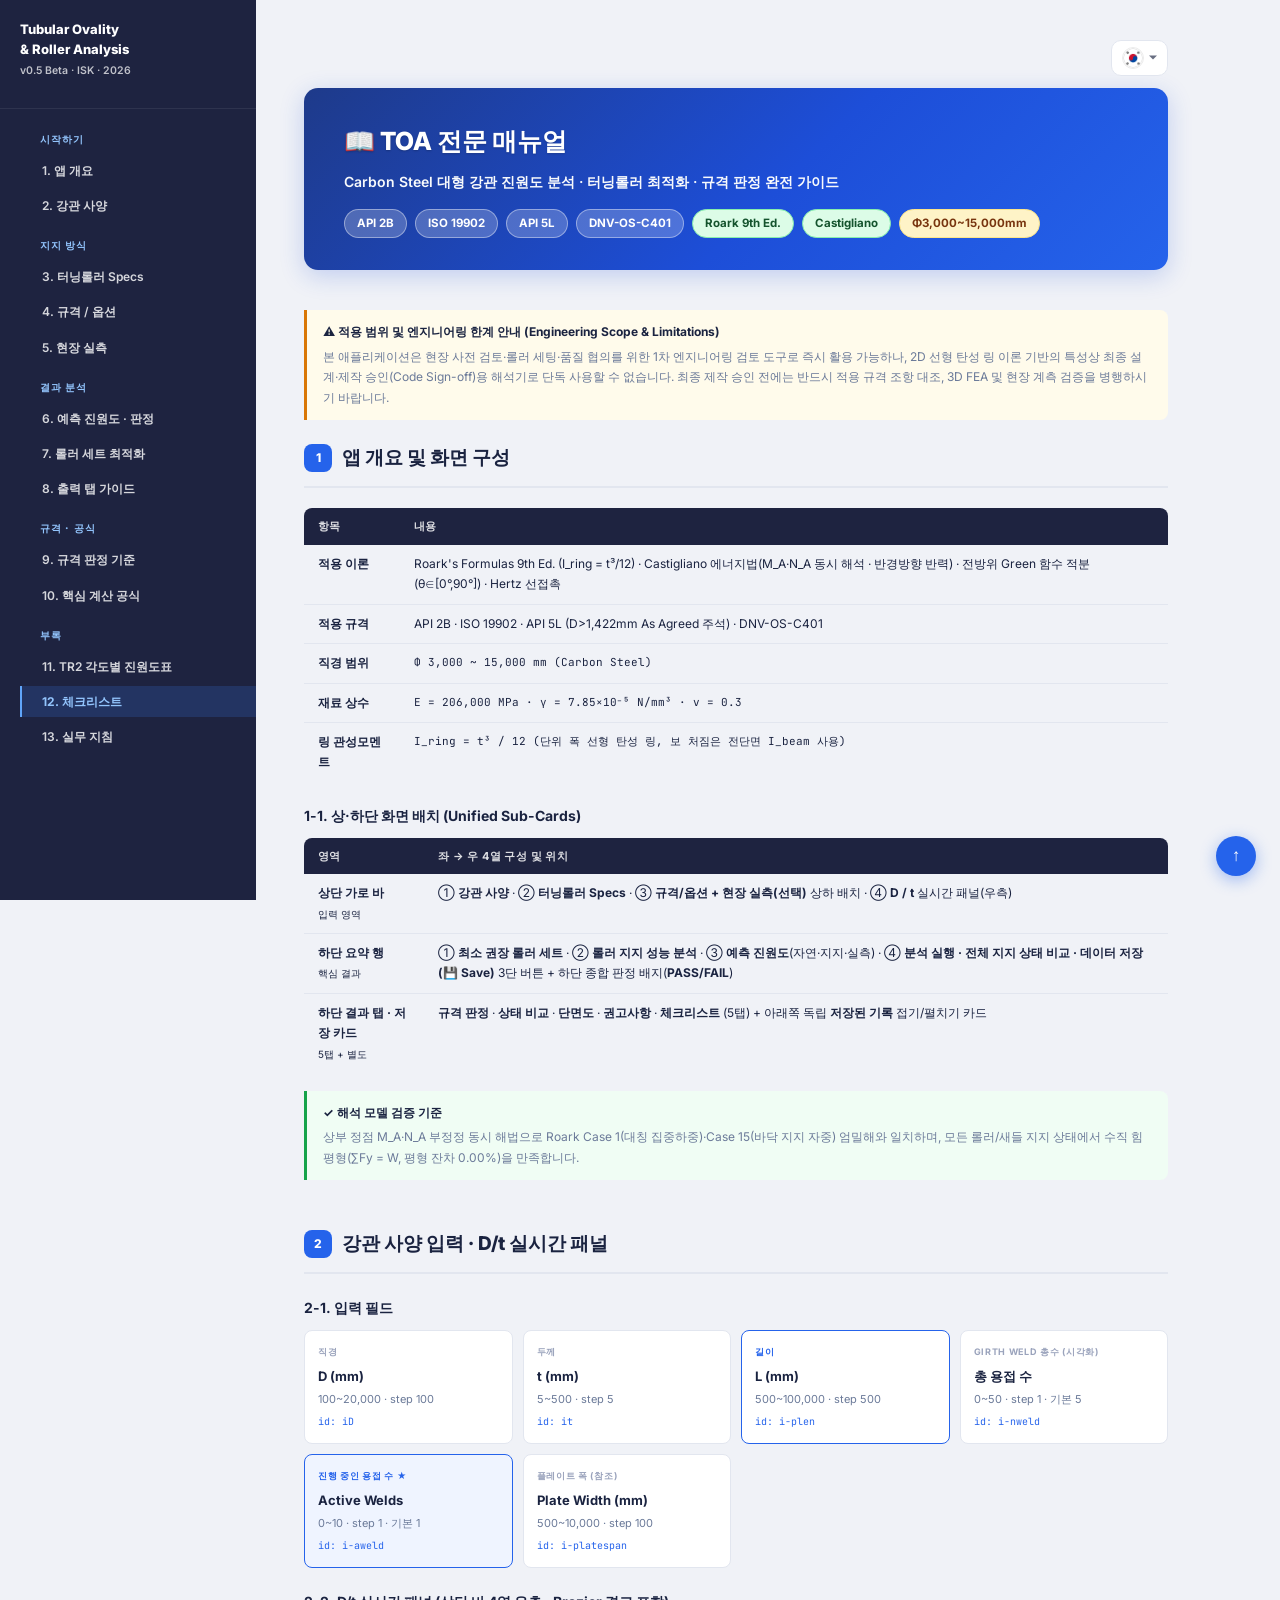
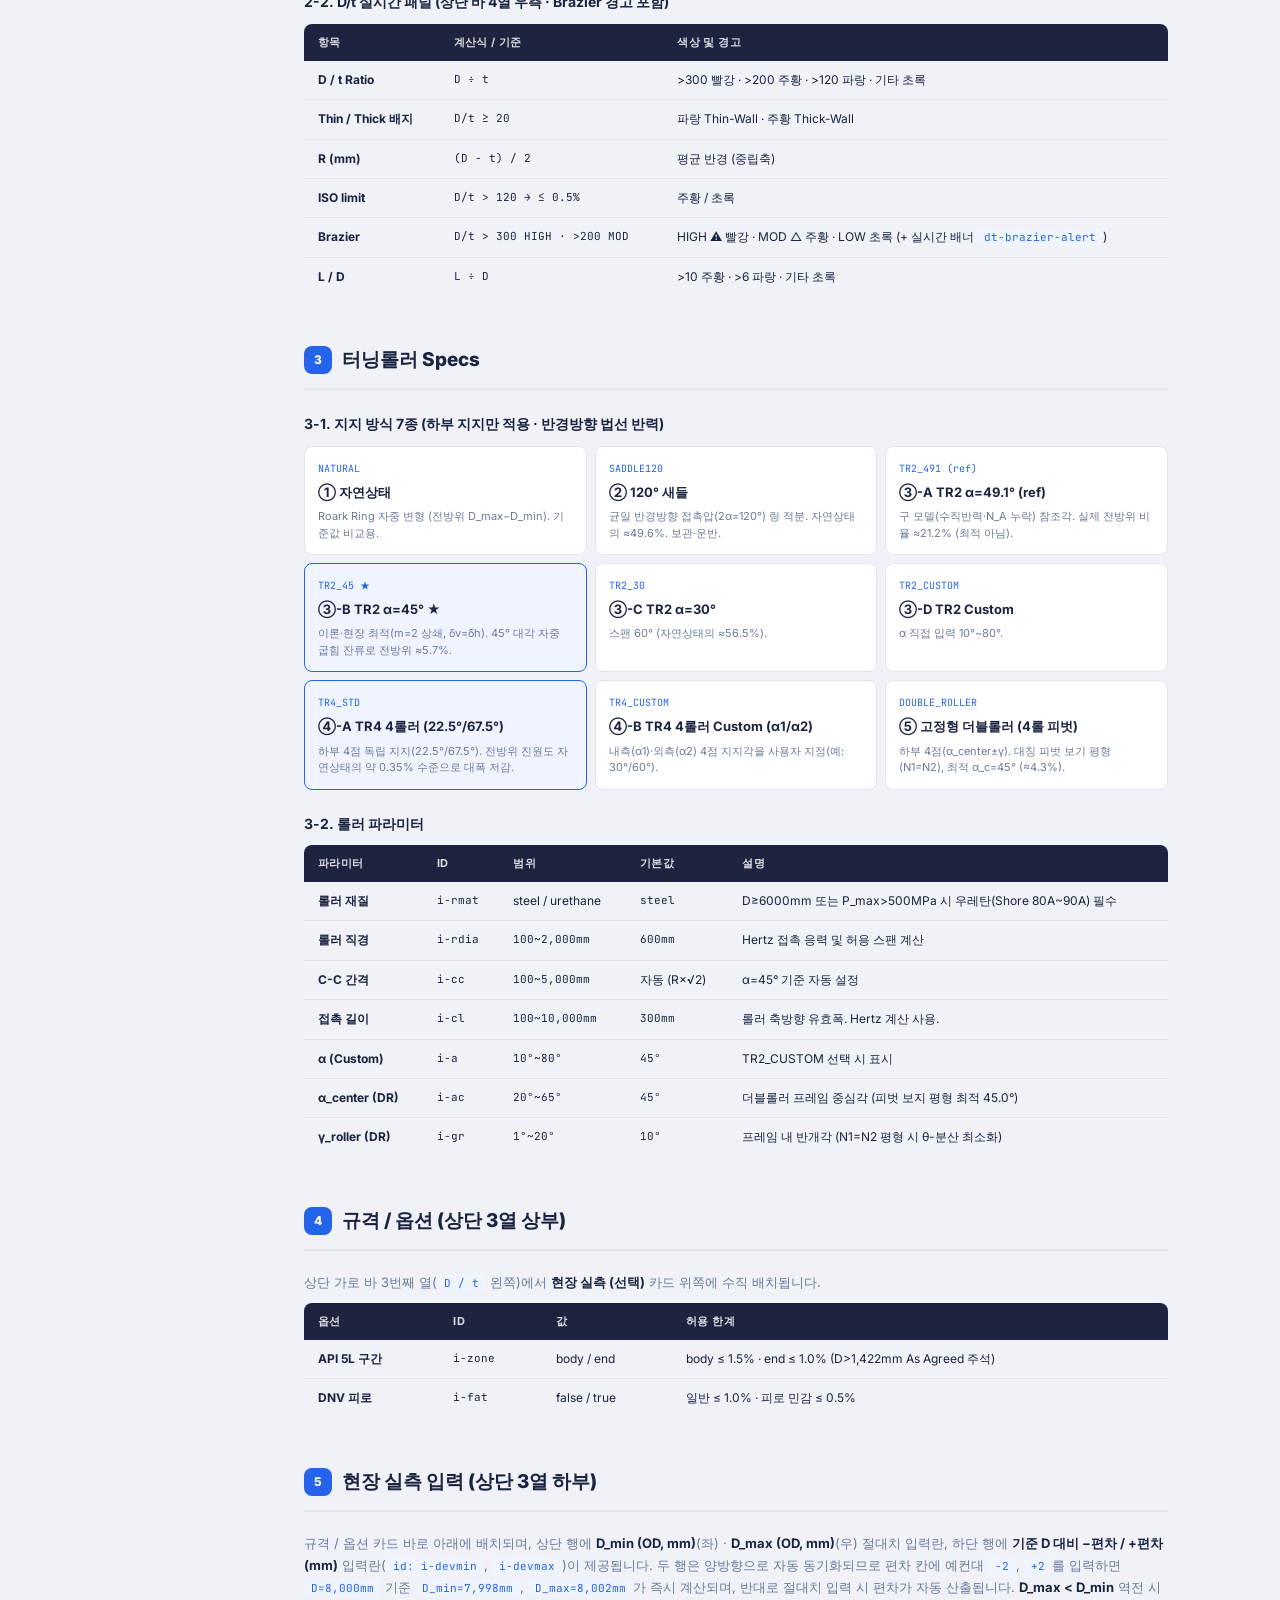
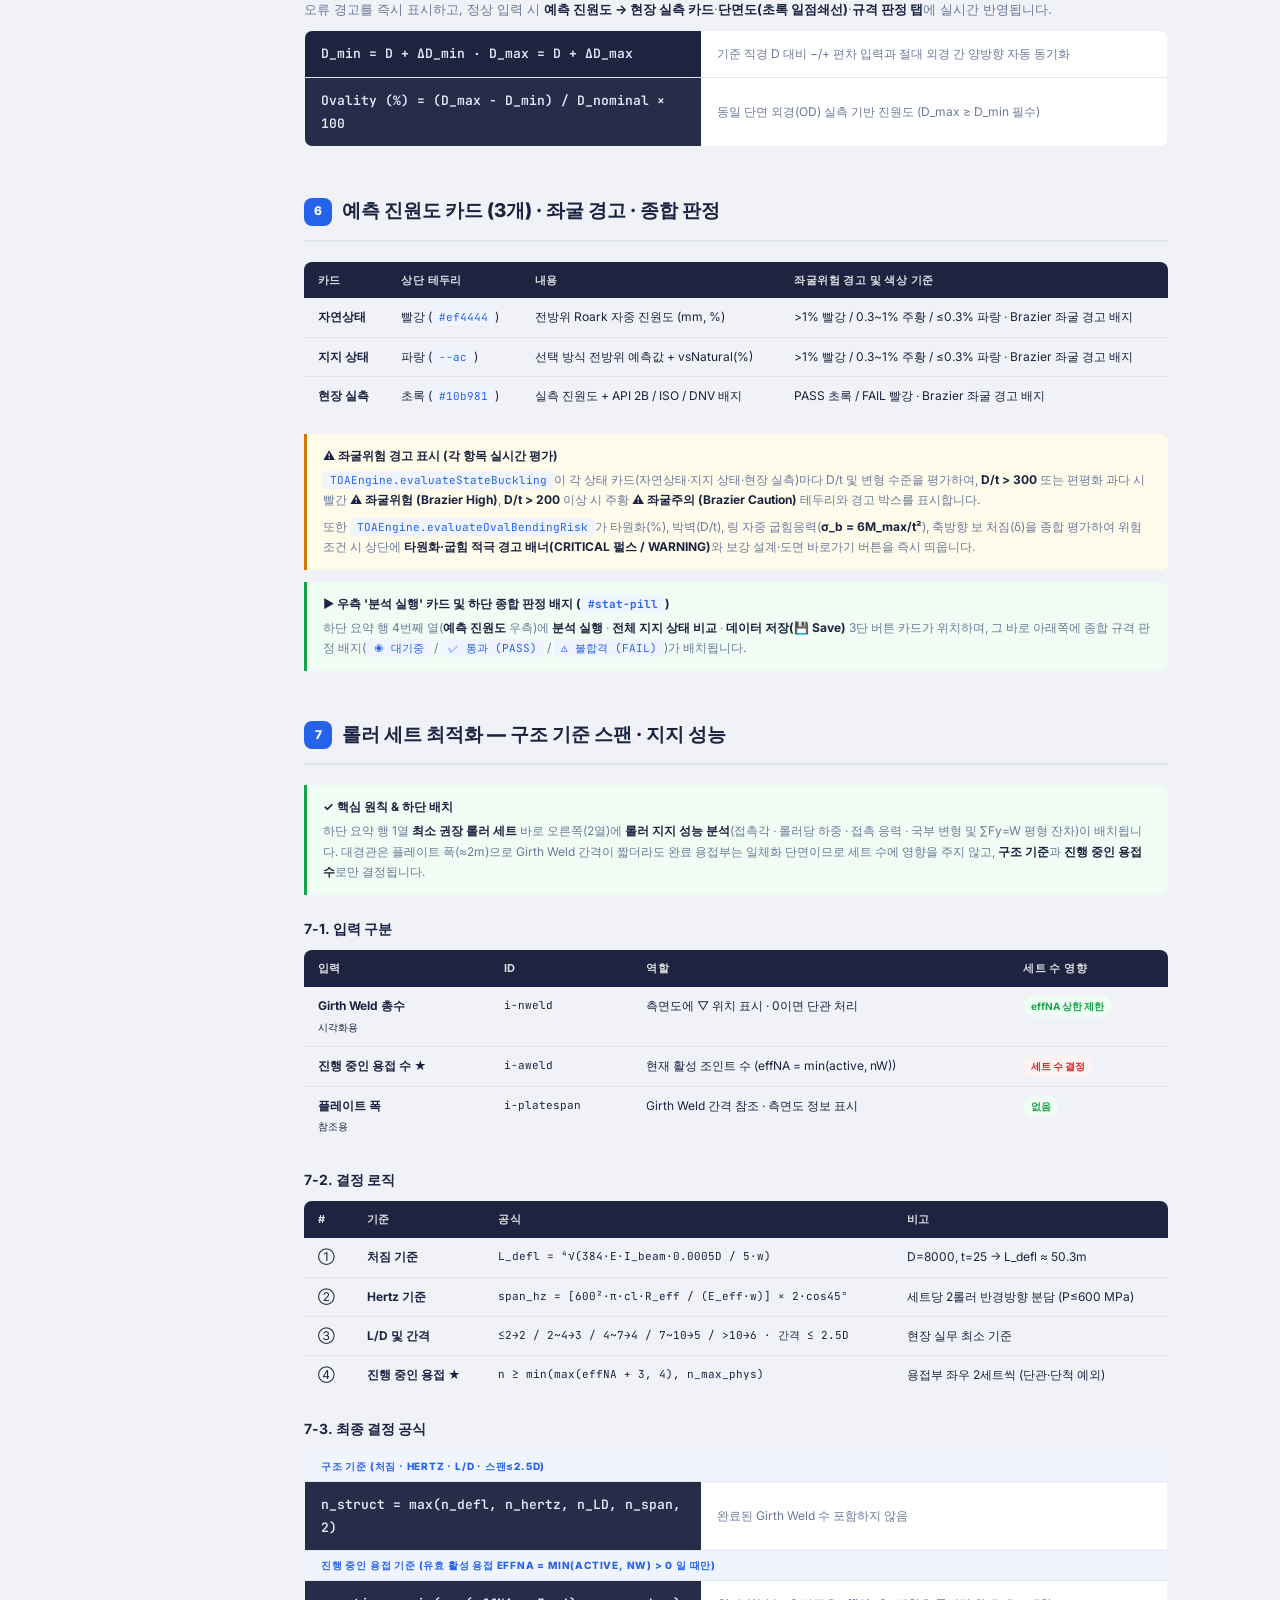
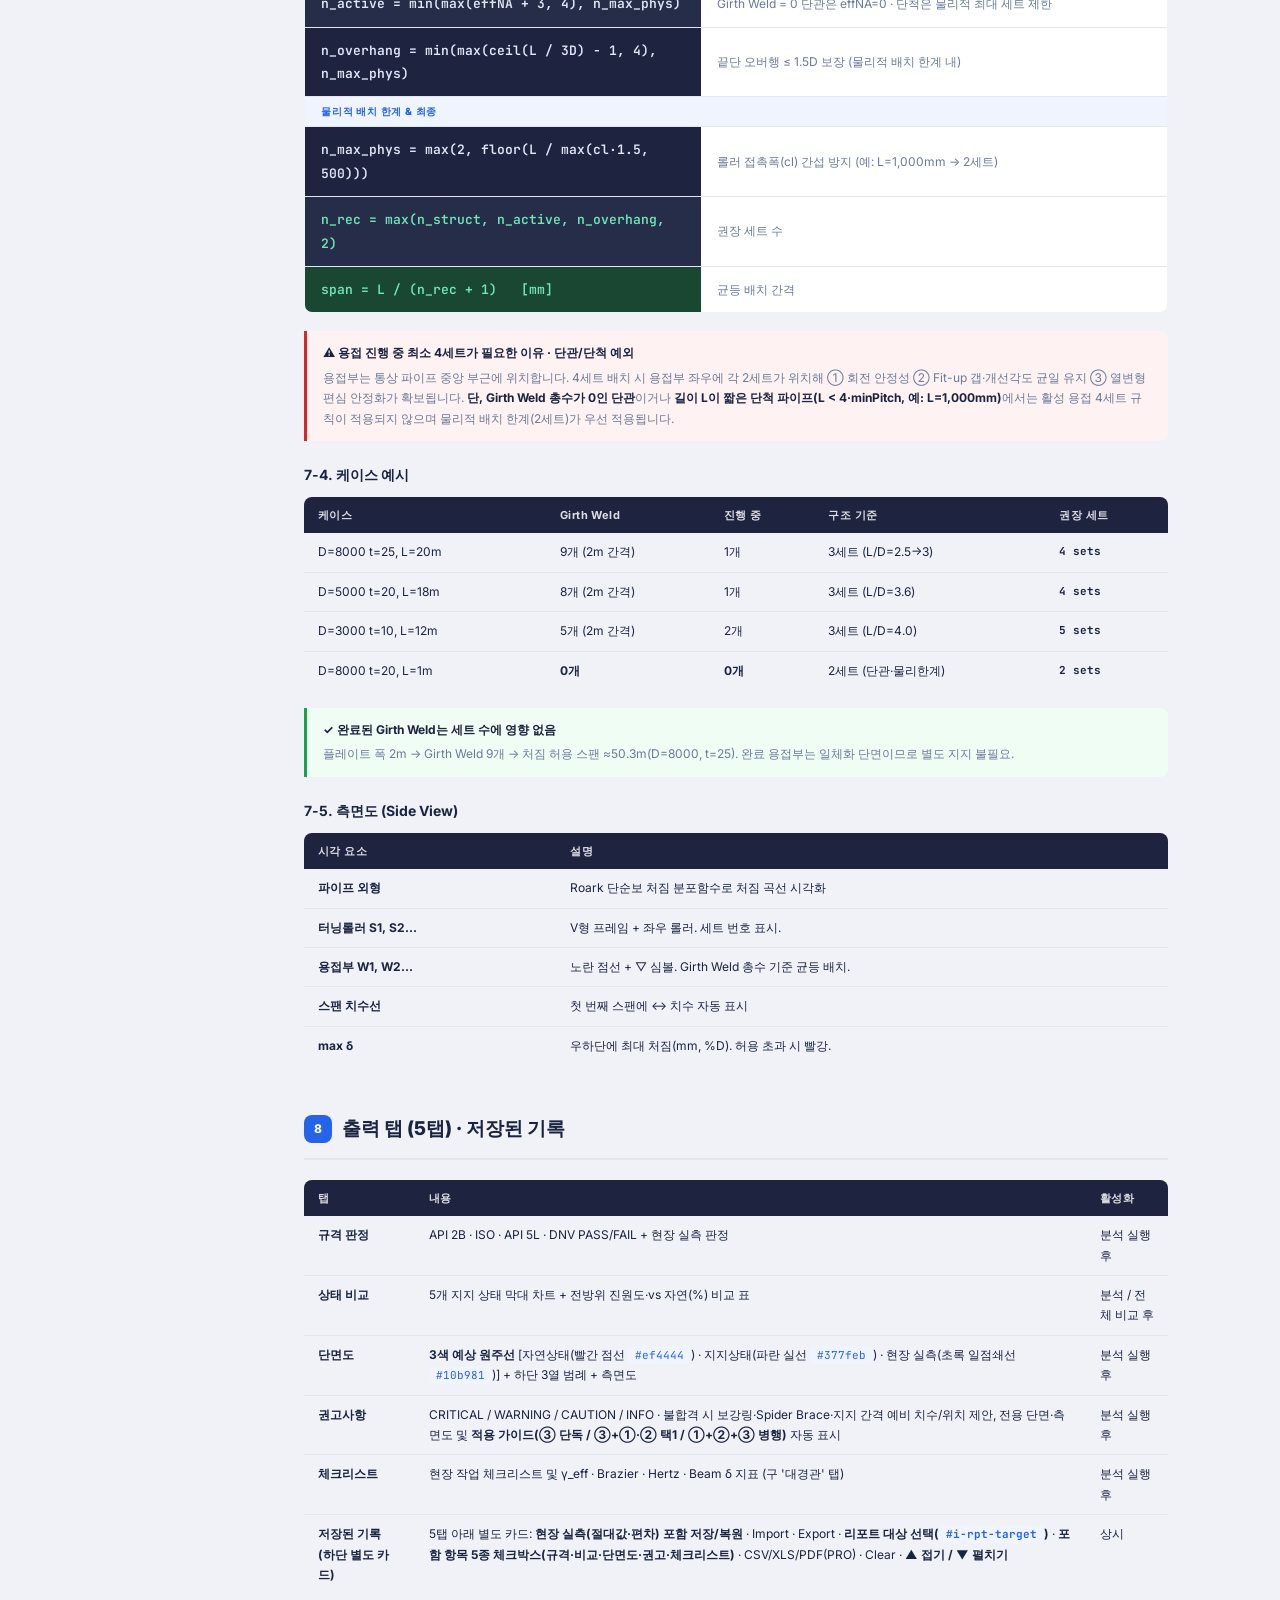
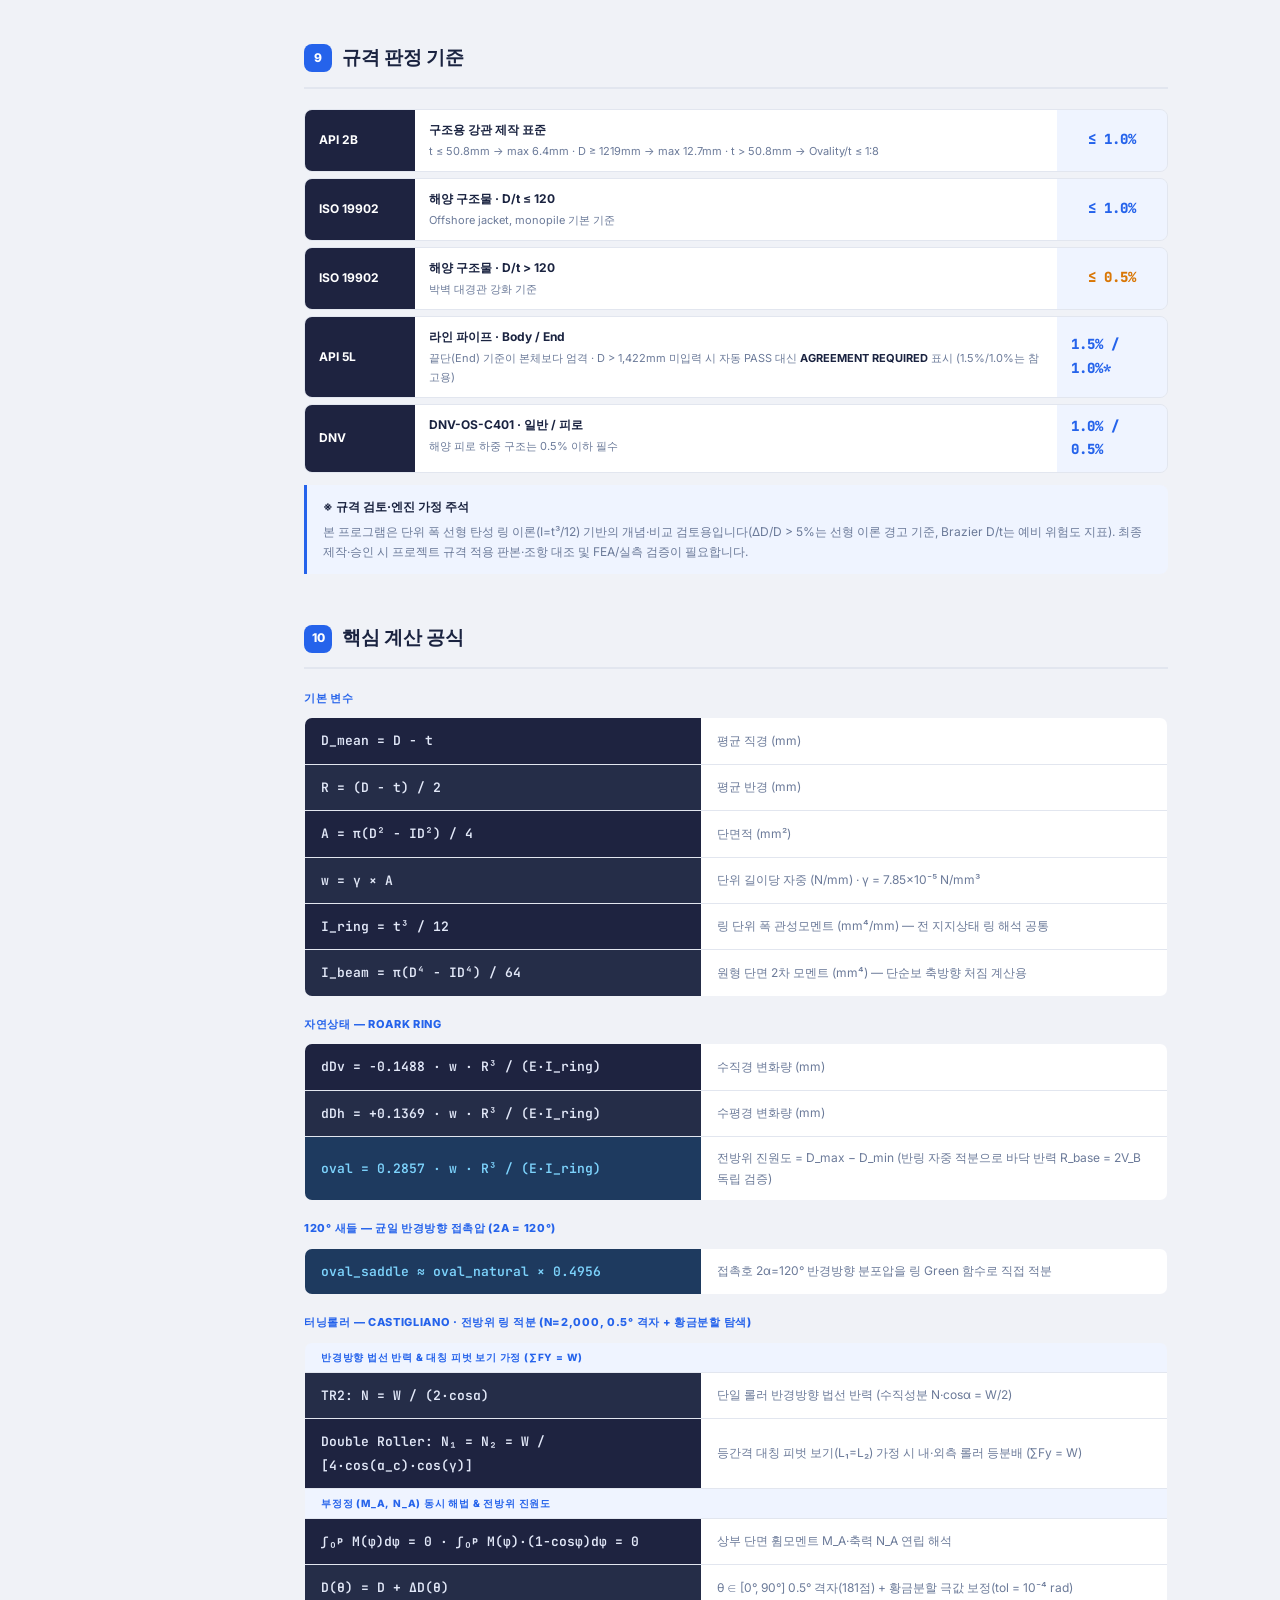
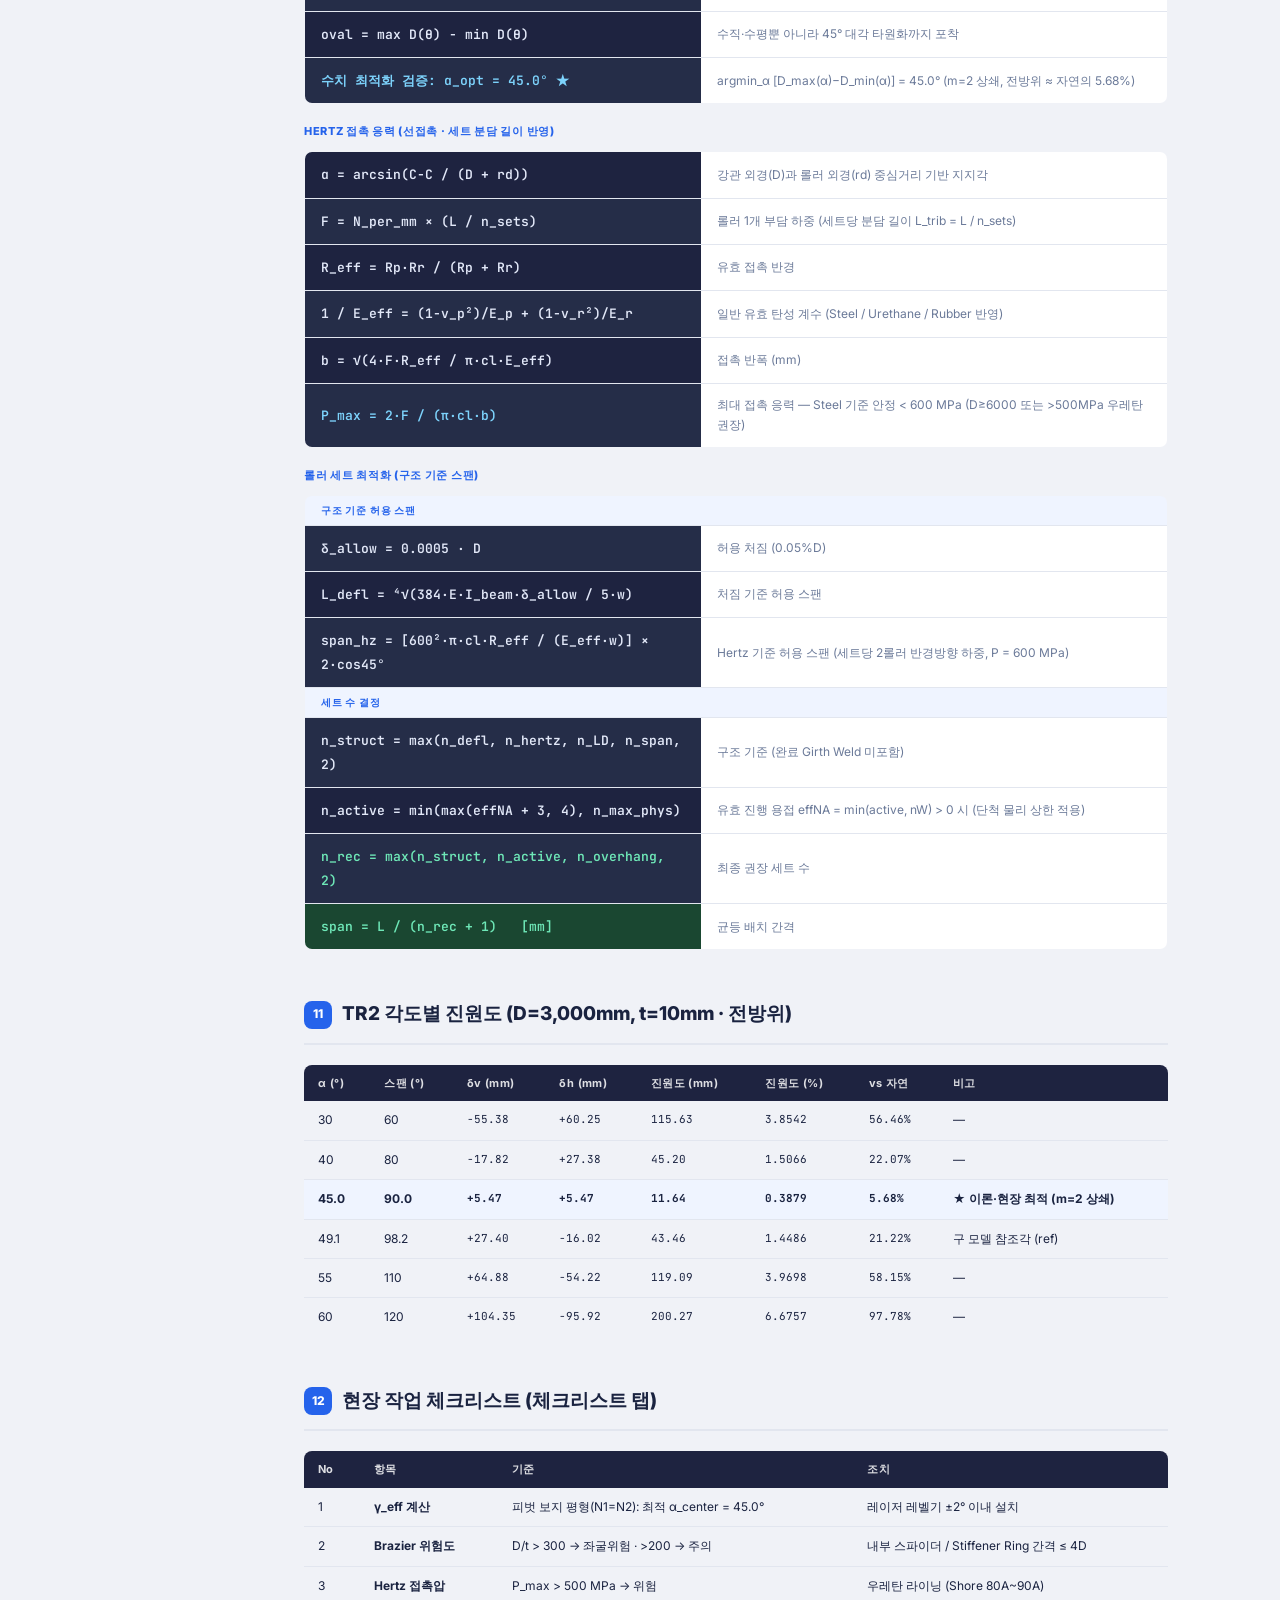
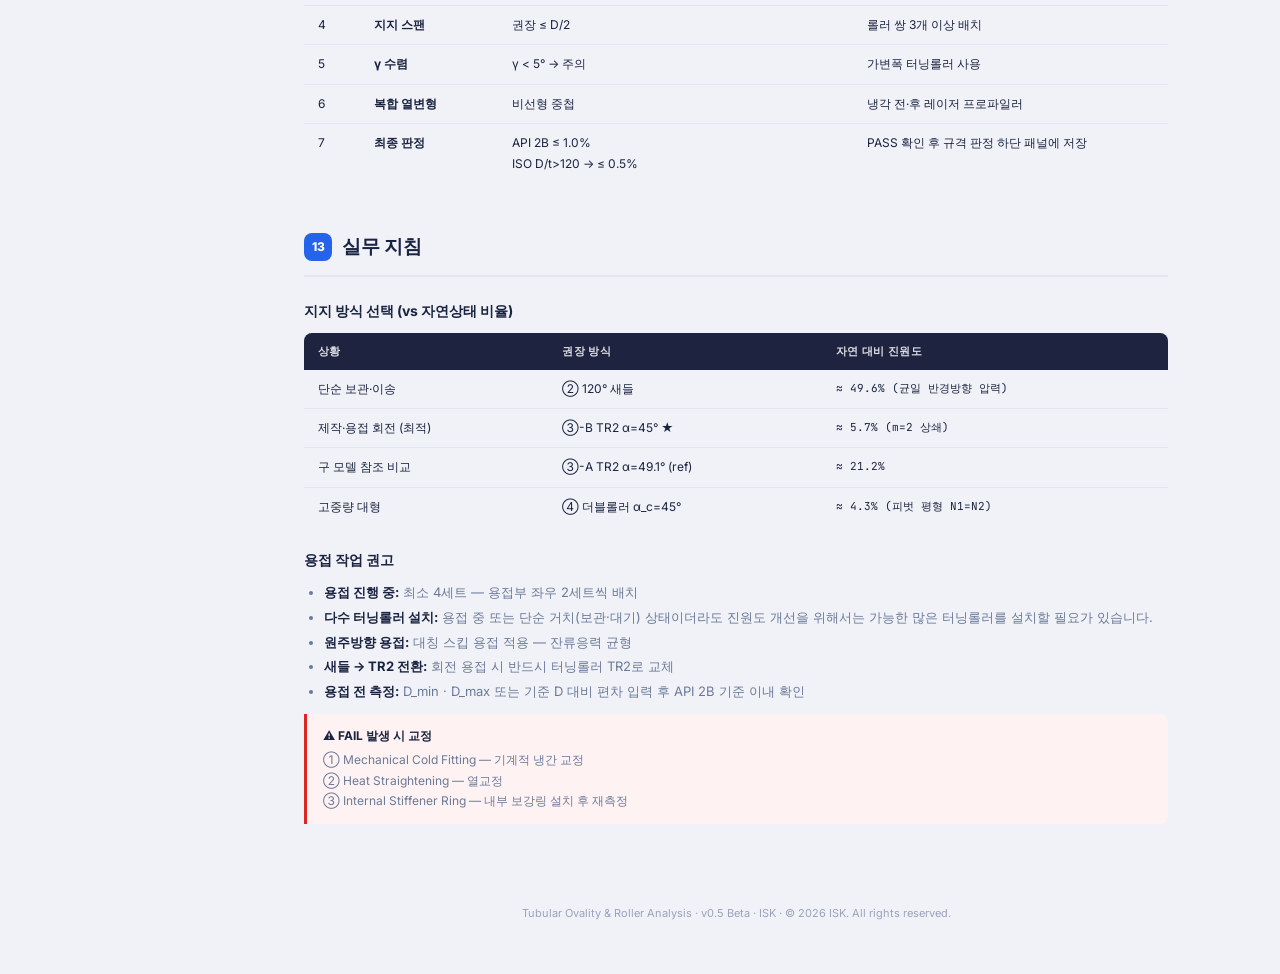
<file: manual.html>
<!DOCTYPE html>
<html lang="ko">
<head>
<meta charset="UTF-8">
<meta name="viewport" content="width=device-width,initial-scale=1.0">
<title>TOA Manual — Tubular Ovality & Roller Analysis</title>
<link rel="icon" type="image/x-icon" href="favicon.ico">
<link rel="icon" type="image/png" sizes="192x192" href="icons/toa-logo-192.png">
<style>
@import url('https://fonts.googleapis.com/css2?family=Inter:wght@400;500;600;700;800&family=JetBrains+Mono:wght@400;600&display=swap');
:root{
  --bg:#f0f2f7;--card:#fff;--hdr:#1e2340;--bdr:#e2e6ef;
  --tx:#1a2340;--tx2:#6b7a99;--txl:#9aa3bc;
  --ac:#2563eb;--acbg:#eff4ff;
  --gn:#16a34a;--gnbg:#f0fdf4;
  --rd:#dc2626;--rdbg:#fef2f2;
  --or:#d97706;--orbg:#fffbeb;
  --r:14px;--rs:8px;
}
*{box-sizing:border-box;margin:0;padding:0;}
html{font-size:15px;scroll-behavior:smooth;}
body{font-family:"Inter",sans-serif;background:var(--bg);color:var(--tx);line-height:1.7;}
.wrap{display:grid;grid-template-columns:256px 1fr;min-height:100vh;}
nav{position:sticky;top:0;height:100vh;overflow-y:auto;background:var(--hdr);padding:20px 0;}
nav .logo{padding:0 20px 18px;border-bottom:1px solid rgba(255,255,255,.07);margin-bottom:10px;}
nav .logo h1{font-size:13px;font-weight:800;color:#fff;line-height:1.5;}
nav .logo p{font-size:10.5px;color:rgba(255,255,255,.72);margin-top:3px;font-weight:600;}
nav ul{list-style:none;}
nav ul li a{display:block;padding:6px 20px;font-size:12px;font-weight:600;color:rgba(255,255,255,.82);text-decoration:none;border-left:2px solid transparent;transition:all .15s;}
nav ul li a:hover{color:#fff;background:rgba(255,255,255,.08);}
nav ul li a.on{color:#93c5fd;border-left-color:#60a5fa;background:rgba(59,130,246,.18);font-weight:700;}
nav ul .sec{padding:12px 20px 4px;font-size:10px;font-weight:800;letter-spacing:1.1px;text-transform:uppercase;color:#93c5fd;}
main{padding:40px 48px;max-width:960px;}
.hero{background:linear-gradient(135deg,#1e3a8a,#1d4ed8 55%,#2563eb);border-radius:var(--r);padding:32px 40px;color:#fff;margin-bottom:40px;box-shadow:0 6px 24px rgba(29,78,216,.22);}
.hero h1{font-size:25px;font-weight:800;color:#fff;margin-bottom:8px;text-shadow:0 1px 2px rgba(0,0,0,.2);}
.hero p{font-size:14px;font-weight:600;color:#f8fafc;opacity:1;margin-bottom:16px;max-width:680px;line-height:1.6;}
.hero .tags{display:flex;gap:8px;flex-wrap:wrap;}
.tag{padding:4px 12px;border-radius:20px;font-size:11.5px;font-weight:700;background:rgba(255,255,255,.22);border:1px solid rgba(255,255,255,.4);color:#fff;white-space:nowrap;}
.tag.g{background:#dcfce7;border-color:#86efac;color:#14532d;}
.tag.o{background:#fef3c7;border-color:#fde68a;color:#78350f;}
section{margin-bottom:48px;}
.sec-hdr{display:flex;align-items:center;gap:10px;margin-bottom:20px;padding-bottom:12px;border-bottom:2px solid var(--bdr);}
.sec-hdr h2{font-size:19px;font-weight:800;color:var(--tx);}
.sec-num{width:28px;height:28px;border-radius:8px;background:var(--ac);color:#fff;font-size:12px;font-weight:800;display:flex;align-items:center;justify-content:center;flex-shrink:0;}
h3{font-size:14px;font-weight:700;color:var(--tx);margin:22px 0 10px;}
h4{font-size:11px;font-weight:800;color:var(--ac);margin:16px 0 8px;text-transform:uppercase;letter-spacing:.7px;}
p{font-size:13px;color:var(--tx2);margin-bottom:10px;}
ul{padding-left:20px;margin-bottom:10px;}
li{font-size:13px;color:var(--tx2);margin-bottom:4px;line-height:1.6;}
b,strong{color:var(--tx);}
code{background:var(--acbg);color:var(--ac);font-family:"JetBrains Mono",monospace;font-size:11px;padding:2px 7px;border-radius:4px;}
.callout{border-left:3px solid var(--ac);background:var(--acbg);border-radius:0 8px 8px 0;padding:12px 16px;margin:12px 0;}
.callout.warn{border-color:var(--or);background:var(--orbg);}
.callout.danger{border-color:var(--rd);background:var(--rdbg);}
.callout.ok{border-color:var(--gn);background:var(--gnbg);}
.callout p{margin:0;font-size:12px;color:var(--tx2);}
.callout strong{display:block;margin-bottom:4px;font-size:12px;color:var(--tx);}
.tbl-wrap{overflow-x:auto;margin:10px 0 18px;}
table{width:100%;border-collapse:collapse;font-size:12px;}
thead th{background:var(--hdr);color:rgba(255,255,255,.85);padding:9px 14px;text-align:left;font-weight:700;font-size:11px;letter-spacing:.4px;}
thead th:first-child{border-radius:8px 0 0 0;}
thead th:last-child{border-radius:0 8px 0 0;}
tbody td{padding:9px 14px;border-bottom:1px solid var(--bdr);color:var(--tx);vertical-align:top;}
tbody tr:last-child td{border-bottom:none;}
tbody tr:nth-child(even) td{background:var(--bg);}
tbody tr:hover td{background:var(--acbg);}
.mono{font-family:"JetBrains Mono",monospace;font-size:11px;}
.pill-p{display:inline-block;padding:2px 8px;border-radius:12px;background:var(--gnbg);color:var(--gn);font-size:10px;font-weight:700;}
.pill-f{display:inline-block;padding:2px 8px;border-radius:12px;background:var(--rdbg);color:var(--rd);font-size:10px;font-weight:700;}
/* ── FORMULA TABLE ── */
.ftbl{width:100%;border-collapse:collapse;margin:10px 0 18px;border-radius:var(--rs);overflow:hidden;border:1px solid var(--bdr);}
.ftbl .frow td:first-child{width:46%;background:var(--hdr);font-family:"JetBrains Mono",monospace;font-size:13px;font-weight:600;color:#e2e8f8;padding:11px 16px;line-height:1.8;vertical-align:middle;}
.ftbl .frow td:last-child{background:var(--card);font-size:12px;color:var(--tx2);padding:11px 16px;line-height:1.7;vertical-align:middle;border-bottom:1px solid var(--bdr);}
.ftbl .frow:last-child td:last-child{border-bottom:none;}
.ftbl .frow:nth-child(even) td:first-child{background:#252d48;}
.ftbl .fgroup td{background:var(--acbg);color:var(--ac);font-size:10px;font-weight:800;letter-spacing:.8px;text-transform:uppercase;padding:6px 16px;border-bottom:1px solid var(--bdr);}
.ftbl .fgroup td:first-child{border-right:1px solid var(--bdr);}
.ftbl .highlight td:first-child{background:#1e3a5f;color:#7dd3fc;}
.ftbl .result td:first-child{background:#1a4731;color:#6ee7b7;}
/* ── INPUT GRID ── */
.inp-grid{display:grid;grid-template-columns:repeat(auto-fill,minmax(190px,1fr));gap:10px;margin:10px 0 18px;}
.inp-box{background:var(--card);border:1px solid var(--bdr);border-radius:var(--rs);padding:13px;}
.inp-box .lbl{font-size:9px;font-weight:700;text-transform:uppercase;letter-spacing:.7px;color:var(--txl);margin-bottom:5px;}
.inp-box .name{font-size:13px;font-weight:700;color:var(--tx);margin-bottom:3px;}
.inp-box .range{font-size:11px;color:var(--tx2);}
.inp-box .id{font-family:"JetBrains Mono",monospace;font-size:10px;color:var(--ac);margin-top:5px;}
/* ── SUPPORT GRID ── */
.sup-grid{display:grid;grid-template-columns:repeat(auto-fill,minmax(230px,1fr));gap:8px;margin:10px 0;}
.sup-card{background:var(--card);border:1px solid var(--bdr);border-radius:var(--rs);padding:13px;}
.sup-card.best{border-color:var(--ac);background:var(--acbg);}
.sup-card .code{font-family:"JetBrains Mono",monospace;font-size:10px;color:var(--ac);margin-bottom:4px;}
.sup-card .lbl{font-size:13px;font-weight:700;color:var(--tx);margin-bottom:5px;}
.sup-card .desc{font-size:11px;color:var(--tx2);line-height:1.5;}
/* ── STD BLOCKS ── */
.std-row{display:grid;grid-template-columns:110px 1fr 110px;gap:0;margin-bottom:6px;border-radius:var(--rs);overflow:hidden;border:1px solid var(--bdr);}
.std-code{background:var(--hdr);color:#fff;padding:10px 14px;font-size:12px;font-weight:700;display:flex;align-items:center;}
.std-body{padding:10px 14px;background:var(--card);}
.std-body .title{font-size:12px;font-weight:700;color:var(--tx);margin-bottom:2px;}
.std-body .sub{font-size:11px;color:var(--tx2);}
.std-lim{background:var(--acbg);padding:10px 14px;display:flex;align-items:center;justify-content:center;font-family:"JetBrains Mono",monospace;font-size:14px;font-weight:800;color:var(--ac);}
.back-btn{position:fixed;bottom:24px;right:24px;width:40px;height:40px;border-radius:50%;background:var(--ac);color:#fff;border:none;font-size:17px;cursor:pointer;box-shadow:0 4px 16px rgba(37,99,235,.4);display:flex;align-items:center;justify-content:center;transition:transform .15s;z-index:99;}
.back-btn:hover{transform:scale(1.1);}
/* ── MAIN-MATCHING LANGUAGE DROPDOWN ── */
.lang-dropdown-wrap{position:relative;display:inline-block;}
.hdr-btn.lang-btn{display:inline-flex;align-items:center;justify-content:center;gap:5px;height:36px;padding:0 10px;border-radius:10px;border:1px solid var(--bdr);background:var(--card);color:var(--tx);cursor:pointer;transition:background .15s,border-color .15s;}
.hdr-btn.lang-btn:hover{background:var(--acbg);border-color:var(--ac);}
.flag-icon-circle{width:22px;height:22px;border-radius:50%;overflow:hidden;display:inline-flex;align-items:center;justify-content:center;flex-shrink:0;border:1px solid rgba(0,0,0,.08);}
.flag-icon-circle img{width:100%;height:100%;object-fit:cover;display:block;}
.lang-caret{opacity:.65;transition:transform .2s ease;}
.lang-dropdown-wrap.open .lang-caret{transform:rotate(180deg);}
.lang-dropdown-menu{position:absolute;top:calc(100% + 6px);right:0;min-width:144px;background:var(--card);border:1px solid var(--bdr);border-radius:12px;padding:5px;box-shadow:0 10px 26px rgba(15,23,42,.14);z-index:200;}
.lang-dropdown-menu.hidden{display:none !important;}
.lang-item{width:100%;display:flex;align-items:center;gap:9px;padding:8px 10px;border:none;border-radius:8px;background:transparent;color:var(--tx);font-size:12.5px;font-weight:600;cursor:pointer;text-align:left;}
.lang-item:hover{background:var(--acbg);}
.lang-item.active{background:var(--acbg);color:#ff7f00;font-weight:800;}
@media(max-width:860px){.wrap{grid-template-columns:1fr;}nav{position:relative;height:auto;}main{padding:24px 18px;}}
</style>
</head>
<body>
<div class="wrap">
<nav>
  <div class="logo"><h1>Tubular Ovality<br>&amp; Roller Analysis</h1><p>v0.5 Beta · ISK · 2026</p></div>
  <ul>
    <li class="sec" data-i18n="navStart">시작하기</li>
    <li><a href="#s1">1. 앱 개요</a></li><li><a href="#s2">2. 강관 사양</a></li>
    <li class="sec" data-i18n="navSupport">지지 방식</li>
    <li><a href="#s3">3. 터닝롤러 Specs</a></li><li><a href="#s4">4. 규격 / 옵션</a></li><li><a href="#s5">5. 현장 실측</a></li>
    <li class="sec" data-i18n="navResults">결과 분석</li>
    <li><a href="#s6">6. 예측 진원도 · 판정</a></li><li><a href="#s7">7. 롤러 세트 최적화</a></li><li><a href="#s8">8. 출력 탭 가이드</a></li>
    <li class="sec" data-i18n="navStd">규격 · 공식</li>
    <li><a href="#s9">9. 규격 판정 기준</a></li><li><a href="#s10">10. 핵심 계산 공식</a></li>
    <li class="sec" data-i18n="navAppendix">부록</li>
    <li><a href="#s11">11. TR2 각도별 진원도표</a></li><li><a href="#s12">12. 체크리스트</a></li><li><a href="#s13">13. 실무 지침</a></li>
  </ul>
</nav>
<main>

<div style="display:flex;justify-content:flex-end;margin-bottom:12px;">
  <div class="lang-dropdown-wrap" id="manLangWrap">
    <button type="button" class="hdr-btn lang-btn" id="btnLangDropdown" aria-label="Language">
      <span id="currentFlagIcon" class="flag-icon-circle"><img src="shared-header-kit/icons/flag_ko.png" alt="KO" /></span>
      <svg class="lang-caret" viewBox="0 0 10 6" width="8" height="6" fill="currentColor"><path d="M0 0l5 5 5-5z"/></svg>
    </button>
    <div id="langDropdownMenu" class="lang-dropdown-menu hidden">
      <button type="button" class="lang-item active" data-lang="ko"><span class="flag-icon-circle"><img src="shared-header-kit/icons/flag_ko.png" alt="KO" /></span><span>한국어</span></button>
      <button type="button" class="lang-item" data-lang="en"><span class="flag-icon-circle"><img src="shared-header-kit/icons/flag_en.png" alt="EN" /></span><span>English</span></button>
      <button type="button" class="lang-item" data-lang="zh"><span class="flag-icon-circle"><img src="shared-header-kit/icons/flag_zh.png" alt="ZH" /></span><span>中文</span></button>
      <button type="button" class="lang-item" data-lang="ja"><span class="flag-icon-circle"><img src="shared-header-kit/icons/flag_ja.png" alt="JA" /></span><span>日本語</span></button>
      <button type="button" class="lang-item" data-lang="es"><span class="flag-icon-circle"><img src="shared-header-kit/icons/flag_es.png" alt="ES" /></span><span>Español</span></button>
    </div>
  </div>
</div>
<div class="hero">
  <h1 data-i18n="heroTitle">📖 TOA 전문 매뉴얼</h1>
  <p data-i18n="heroSub">Carbon Steel 대형 강관 진원도 분석 · 터닝롤러 최적화 · 규격 판정 완전 가이드</p>
  <div class="tags">
    <span class="tag">API 2B</span><span class="tag">ISO 19902</span><span class="tag">API 5L</span><span class="tag">DNV-OS-C401</span>
    <span class="tag g">Roark 9th Ed.</span><span class="tag g">Castigliano</span><span class="tag o">Φ3,000~15,000mm</span>
  </div>
</div>

<div class="callout warn" style="margin-bottom:22px;">
  <strong data-i18n="scopeTitle">⚠ 적용 범위 및 엔지니어링 한계 안내 (Engineering Scope &amp; Limitations)</strong>
  <p data-i18n="scopeBody">본 애플리케이션은 현장 사전 검토·롤러 세팅·품질 협의를 위한 1차 엔지니어링 검토 도구로 즉시 활용 가능하나, 2D 선형 탄성 링 이론 기반의 특성상 최종 설계·제작 승인(Code Sign-off)용 해석기로 단독 사용할 수 없습니다. 최종 제작 승인 전에는 반드시 적용 규격 조항 대조, 3D FEA 및 현장 계측 검증을 병행하시기 바랍니다.</p>
</div>

<section id="s1">
  <div class="sec-hdr"><div class="sec-num">1</div><h2>앱 개요 및 화면 구성</h2></div>
  <div class="sec-body" id="b-s1">
<div class="tbl-wrap"><table>
    <thead><tr><th>항목</th><th>내용</th></tr></thead>
    <tbody>
      <tr><td><b>적용 이론</b></td><td>Roark's Formulas 9th Ed. (I_ring = t³/12) · Castigliano 에너지법(M_A·N_A 동시 해석 · 반경방향 반력) · 전방위 Green 함수 적분(θ∈[0°,90°]) · Hertz 선접촉</td></tr>
      <tr><td><b>적용 규격</b></td><td>API 2B · ISO 19902 · API 5L (D&gt;1,422mm As Agreed 주석) · DNV-OS-C401</td></tr>
      <tr><td><b>직경 범위</b></td><td class="mono">Φ 3,000 ~ 15,000 mm (Carbon Steel)</td></tr>
      <tr><td><b>재료 상수</b></td><td class="mono">E = 206,000 MPa · γ = 7.85×10⁻⁵ N/mm³ · ν = 0.3</td></tr>
      <tr><td><b>링 관성모멘트</b></td><td class="mono">I_ring = t³ / 12 (단위 폭 선형 탄성 링, 보 처짐은 전단면 I_beam 사용)</td></tr>
    </tbody>
  </table></div>
  <h3>1-1. 상·하단 화면 배치 (Unified Sub-Cards)</h3>
  <div class="tbl-wrap"><table>
    <thead><tr><th>영역</th><th>좌 → 우 4열 구성 및 위치</th></tr></thead>
    <tbody>
      <tr><td><b>상단 가로 바</b><br><small>입력 영역</small></td><td>① <b>강관 사양</b> · ② <b>터닝롤러 Specs</b> · ③ <b>규격/옵션 + 현장 실측(선택)</b> 상하 배치 · ④ <b>D / t</b> 실시간 패널(우측)</td></tr>
      <tr><td><b>하단 요약 행</b><br><small>핵심 결과</small></td><td>① <b>최소 권장 롤러 세트</b> · ② <b>롤러 지지 성능 분석</b> · ③ <b>예측 진원도</b>(자연·지지·실측) · ④ <b>분석 실행 · 전체 지지 상태 비교 · 데이터 저장(💾 Save)</b> 3단 버튼 + 하단 종합 판정 배지(<b>PASS/FAIL</b>)</td></tr>
      <tr><td><b>하단 결과 탭 · 저장 카드</b><br><small>5탭 + 별도</small></td><td><b>규격 판정</b> · <b>상태 비교</b> · <b>단면도</b> · <b>권고사항</b> · <b>체크리스트</b> (5탭) + 아래쪽 독립 <b>저장된 기록</b> 접기/펼치기 카드</td></tr>
    </tbody>
  </table></div>
  <div class="callout ok"><strong>✓ 해석 모델 검증 기준</strong><p>상부 정점 M_A·N_A 부정정 동시 해법으로 Roark Case 1(대칭 집중하중)·Case 15(바닥 지지 자중) 엄밀해와 일치하며, 모든 롤러/새들 지지 상태에서 수직 힘 평형(∑Fy = W, 평형 잔차 0.00%)을 만족합니다.</p></div>
  </div>
</section>

<section id="s2">
  <div class="sec-hdr"><div class="sec-num">2</div><h2>강관 사양 입력 · D/t 실시간 패널</h2></div>
  <div class="sec-body" id="b-s2">
<h3>2-1. 입력 필드</h3>
  <div class="inp-grid">
    <div class="inp-box"><div class="lbl">직경</div><div class="name">D (mm)</div><div class="range">100~20,000 · step 100</div><div class="id">id: iD</div></div>
    <div class="inp-box"><div class="lbl">두께</div><div class="name">t (mm)</div><div class="range">5~500 · step 5</div><div class="id">id: it</div></div>
    <div class="inp-box" style="border-color:var(--ac);"><div class="lbl" style="color:var(--ac);">길이</div><div class="name">L (mm)</div><div class="range">500~100,000 · step 500</div><div class="id">id: i-plen</div></div>
    <div class="inp-box"><div class="lbl">Girth Weld 총수 (시각화)</div><div class="name">총 용접 수</div><div class="range">0~50 · step 1 · 기본 5</div><div class="id">id: i-nweld</div></div>
    <div class="inp-box" style="border-color:var(--ac);background:var(--acbg);"><div class="lbl" style="color:var(--ac);font-weight:800;">진행 중인 용접 수 ★</div><div class="name">Active Welds</div><div class="range">0~10 · step 1 · 기본 1</div><div class="id">id: i-aweld</div></div>
    <div class="inp-box"><div class="lbl">플레이트 폭 (참조)</div><div class="name">Plate Width (mm)</div><div class="range">500~10,000 · step 100</div><div class="id">id: i-platespan</div></div>
  </div>
  <h3>2-2. D/t 실시간 패널 (상단 바 4열 우측 · Brazier 경고 포함)</h3>
  <div class="tbl-wrap"><table>
    <thead><tr><th>항목</th><th>계산식 / 기준</th><th>색상 및 경고</th></tr></thead>
    <tbody>
      <tr><td><b>D / t Ratio</b></td><td class="mono">D ÷ t</td><td>&gt;300 빨강 · &gt;200 주황 · &gt;120 파랑 · 기타 초록</td></tr>
      <tr><td><b>Thin / Thick 배지</b></td><td class="mono">D/t ≥ 20</td><td>파랑 Thin-Wall · 주황 Thick-Wall</td></tr>
      <tr><td><b>R (mm)</b></td><td class="mono">(D − t) / 2</td><td>평균 반경 (중립축)</td></tr>
      <tr><td><b>ISO limit</b></td><td class="mono">D/t &gt; 120 → ≤ 0.5%</td><td>주황 / 초록</td></tr>
      <tr><td><b>Brazier</b></td><td class="mono">D/t &gt; 300 HIGH · &gt;200 MOD</td><td>HIGH ⚠ 빨강 · MOD △ 주황 · LOW 초록 (+ 실시간 배너 <code>dt-brazier-alert</code>)</td></tr>
      <tr><td><b>L / D</b></td><td class="mono">L ÷ D</td><td>&gt;10 주황 · &gt;6 파랑 · 기타 초록</td></tr>
    </tbody>
  </table></div>
  </div>
</section>

<section id="s3">
  <div class="sec-hdr"><div class="sec-num">3</div><h2>터닝롤러 Specs</h2></div>
  <div class="sec-body" id="b-s3">
<h3>3-1. 지지 방식 7종 (하부 지지만 적용 · 반경방향 법선 반력)</h3>
  <div class="sup-grid">
    <div class="sup-card"><div class="code">NATURAL</div><div class="lbl">① 자연상태</div><div class="desc">Roark Ring 자중 변형 (전방위 D_max−D_min). 기준값 비교용.</div></div>
    <div class="sup-card"><div class="code">SADDLE120</div><div class="lbl">② 120° 새들</div><div class="desc">균일 반경방향 접촉압(2α=120°) 링 적분. 자연상태의 ≈49.6%. 보관·운반.</div></div>
    <div class="sup-card"><div class="code">TR2_491 (ref)</div><div class="lbl">③-A TR2 α=49.1° (ref)</div><div class="desc">구 모델(수직반력·N_A 누락) 참조각. 실제 전방위 비율 ≈21.2% (최적 아님).</div></div>
    <div class="sup-card best"><div class="code">TR2_45 ★</div><div class="lbl">③-B TR2 α=45° ★</div><div class="desc">이론·현장 최적(m=2 상쇄, δv=δh). 45° 대각 자중 굽힘 잔류로 전방위 ≈5.7%.</div></div>
    <div class="sup-card"><div class="code">TR2_30</div><div class="lbl">③-C TR2 α=30°</div><div class="desc">스팬 60° (자연상태의 ≈56.5%).</div></div>
    <div class="sup-card"><div class="code">TR2_CUSTOM</div><div class="lbl">③-D TR2 Custom</div><div class="desc">α 직접 입력 10°~80°.</div></div>
    <div class="sup-card best"><div class="code">TR4_STD</div><div class="lbl">④-A TR4 4롤러 (22.5°/67.5°)</div><div class="desc">하부 4점 독립 지지(22.5°/67.5°). 전방위 진원도 자연상태의 약 0.35% 수준으로 대폭 저감.</div></div>
    <div class="sup-card"><div class="code">TR4_CUSTOM</div><div class="lbl">④-B TR4 4롤러 Custom (α1/α2)</div><div class="desc">내측(α1)·외측(α2) 4점 지지각을 사용자 지정(예: 30°/60°).</div></div>
    <div class="sup-card"><div class="code">DOUBLE_ROLLER</div><div class="lbl">⑤ 고정형 더블롤러 (4롤 피벗)</div><div class="desc">하부 4점(α_center±γ). 대칭 피벗 보기 평형(N1=N2), 최적 α_c=45° (≈4.3%).</div></div>
  </div>
  <h3>3-2. 롤러 파라미터</h3>
  <div class="tbl-wrap"><table>
    <thead><tr><th>파라미터</th><th>ID</th><th>범위</th><th>기본값</th><th>설명</th></tr></thead>
    <tbody>
      <tr><td><b>롤러 재질</b></td><td class="mono">i-rmat</td><td>steel / urethane</td><td class="mono">steel</td><td>D≥6000mm 또는 P_max&gt;500MPa 시 우레탄(Shore 80A~90A) 필수</td></tr>
      <tr><td><b>롤러 직경</b></td><td class="mono">i-rdia</td><td class="mono">100~2,000mm</td><td class="mono">600mm</td><td>Hertz 접촉 응력 및 허용 스팬 계산</td></tr>
      <tr><td><b>C-C 간격</b></td><td class="mono">i-cc</td><td class="mono">100~5,000mm</td><td>자동 (R×√2)</td><td>α=45° 기준 자동 설정</td></tr>
      <tr><td><b>접촉 길이</b></td><td class="mono">i-cl</td><td class="mono">100~10,000mm</td><td class="mono">300mm</td><td>롤러 축방향 유효폭. Hertz 계산 사용.</td></tr>
      <tr><td><b>α (Custom)</b></td><td class="mono">i-a</td><td class="mono">10°~80°</td><td class="mono">45°</td><td>TR2_CUSTOM 선택 시 표시</td></tr>
      <tr><td><b>α_center (DR)</b></td><td class="mono">i-ac</td><td class="mono">20°~65°</td><td class="mono">45°</td><td>더블롤러 프레임 중심각 (피벗 보지 평형 최적 45.0°)</td></tr>
      <tr><td><b>γ_roller (DR)</b></td><td class="mono">i-gr</td><td class="mono">1°~20°</td><td class="mono">10°</td><td>프레임 내 반개각 (N1=N2 평형 시 θ-분산 최소화)</td></tr>
    </tbody>
  </table></div>
  </div>
</section>

<section id="s4">
  <div class="sec-hdr"><div class="sec-num">4</div><h2>규격 / 옵션 (상단 3열 상부)</h2></div>
  <div class="sec-body" id="b-s4">
<p>상단 가로 바 3번째 열(<code>D / t</code> 왼쪽)에서 <b>현장 실측 (선택)</b> 카드 위쪽에 수직 배치됩니다.</p>
  <div class="tbl-wrap"><table>
    <thead><tr><th>옵션</th><th>ID</th><th>값</th><th>허용 한계</th></tr></thead>
    <tbody>
      <tr><td><b>API 5L 구간</b></td><td class="mono">i-zone</td><td>body / end</td><td>body ≤ 1.5% · end ≤ 1.0% (D&gt;1,422mm As Agreed 주석)</td></tr>
      <tr><td><b>DNV 피로</b></td><td class="mono">i-fat</td><td>false / true</td><td>일반 ≤ 1.0% · 피로 민감 ≤ 0.5%</td></tr>
    </tbody>
  </table></div>
  </div>
</section>

<section id="s5">
  <div class="sec-hdr"><div class="sec-num">5</div><h2>현장 실측 입력 (상단 3열 하부)</h2></div>
  <div class="sec-body" id="b-s5">
<p>규격 / 옵션 카드 바로 아래에 배치되며, 상단 행에 <b>D_min (OD, mm)</b>(좌) · <b>D_max (OD, mm)</b>(우) 절대치 입력란, 하단 행에 <b>기준 D 대비 −편차 / +편차 (mm)</b> 입력란(<code>id: i-devmin</code>, <code>i-devmax</code>)이 제공됩니다. 두 행은 양방향으로 자동 동기화되므로 편차 칸에 예컨대 <code>-2</code>, <code>+2</code>를 입력하면 <code>D=8,000mm</code> 기준 <code>D_min=7,998mm</code>, <code>D_max=8,002mm</code>가 즉시 계산되며, 반대로 절대치 입력 시 편차가 자동 산출됩니다. <b>D_max &lt; D_min</b> 역전 시 오류 경고를 즉시 표시하고, 정상 입력 시 <b>예측 진원도 → 현장 실측 카드</b>·<b>단면도(초록 일점쇄선)</b>·<b>규격 판정 탭</b>에 실시간 반영됩니다.</p>
  <table class="ftbl">
    <tr class="frow"><td>D_min = D + ΔD_min · D_max = D + ΔD_max</td><td>기준 직경 D 대비 −/+ 편차 입력과 절대 외경 간 양방향 자동 동기화</td></tr>
    <tr class="frow"><td>Ovality (%) = (D_max − D_min) / D_nominal × 100</td><td>동일 단면 외경(OD) 실측 기반 진원도 (D_max ≥ D_min 필수)</td></tr>
  </table>
  </div>
</section>

<section id="s6">
  <div class="sec-hdr"><div class="sec-num">6</div><h2>예측 진원도 카드 (3개) · 좌굴 경고 · 종합 판정</h2></div>
  <div class="sec-body" id="b-s6">
<div class="tbl-wrap"><table>
    <thead><tr><th>카드</th><th>상단 테두리</th><th>내용</th><th>좌굴위험 경고 및 색상 기준</th></tr></thead>
    <tbody>
      <tr><td><b>자연상태</b></td><td>빨강 (<code>#ef4444</code>)</td><td>전방위 Roark 자중 진원도 (mm, %)</td><td>&gt;1% 빨강 / 0.3~1% 주황 / ≤0.3% 파랑 · Brazier 좌굴 경고 배지</td></tr>
      <tr><td><b>지지 상태</b></td><td>파랑 (<code>--ac</code>)</td><td>선택 방식 전방위 예측값 + vsNatural(%)</td><td>&gt;1% 빨강 / 0.3~1% 주황 / ≤0.3% 파랑 · Brazier 좌굴 경고 배지</td></tr>
      <tr><td><b>현장 실측</b></td><td>초록 (<code>#10b981</code>)</td><td>실측 진원도 + API 2B / ISO / DNV 배지</td><td>PASS 초록 / FAIL 빨강 · Brazier 좌굴 경고 배지</td></tr>
    </tbody>
  </table></div>
  <div class="callout warn"><strong>⚠ 좌굴위험 경고 표시 (각 항목 실시간 평가)</strong>
    <p><code>TOAEngine.evaluateStateBuckling</code>이 각 상태 카드(자연상태·지지 상태·현장 실측)마다 D/t 및 변형 수준을 평가하여, <b>D/t &gt; 300</b> 또는 편평화 과다 시 빨간 <b>⚠ 좌굴위험 (Brazier High)</b>, <b>D/t &gt; 200</b> 이상 시 주황 <b>⚠ 좌굴주의 (Brazier Caution)</b> 테두리와 경고 박스를 표시합니다.</p>
    <p style="margin-top:6px;">또한 <code>TOAEngine.evaluateOvalBendingRisk</code>가 타원화(%), 박벽(D/t), 링 자중 굽힘응력(<b>σ_b = 6M_max/t²</b>), 축방향 보 처짐(δ)을 종합 평가하여 위험 조건 시 상단에 <b>타원화·굽힘 적극 경고 배너(CRITICAL 펄스 / WARNING)</b>와 보강 설계·도면 바로가기 버튼을 즉시 띄웁니다.</p></div>
  <div class="callout ok"><strong>▶ 우측 '분석 실행' 카드 및 하단 종합 판정 배지 (<code>#stat-pill</code>)</strong>
    <p>하단 요약 행 4번째 열(<b>예측 진원도</b> 우측)에 <b>분석 실행</b> · <b>전체 지지 상태 비교</b> · <b>데이터 저장(💾 Save)</b> 3단 버튼 카드가 위치하며, 그 바로 아래쪽에 종합 규격 판정 배지(<code>⦿ 대기중</code> / <code>✓ 통과 (PASS)</code> / <code>⚠ 불합격 (FAIL)</code>)가 배치됩니다.</p></div>
  </div>
</section>

<section id="s7">
  <div class="sec-hdr"><div class="sec-num">7</div><h2>롤러 세트 최적화 — 구조 기준 스팬 · 지지 성능</h2></div>
  <div class="sec-body" id="b-s7">
<div class="callout ok"><strong>✓ 핵심 원칙 &amp; 하단 배치</strong>
    <p>하단 요약 행 1열 <b>최소 권장 롤러 세트</b> 바로 오른쪽(2열)에 <b>롤러 지지 성능 분석</b>(접촉각 · 롤러당 하중 · 접촉 응력 · 국부 변형 및 ∑Fy=W 평형 잔차)이 배치됩니다. 대경관은 플레이트 폭(≈2m)으로 Girth Weld 간격이 짧더라도 완료 용접부는 일체화 단면이므로 세트 수에 영향을 주지 않고, <b>구조 기준</b>과 <b>진행 중인 용접 수</b>로만 결정됩니다.</p></div>
  <h3>7-1. 입력 구분</h3>
  <div class="tbl-wrap"><table>
    <thead><tr><th>입력</th><th>ID</th><th>역할</th><th>세트 수 영향</th></tr></thead>
    <tbody>
      <tr><td><b>Girth Weld 총수</b><br><small>시각화용</small></td><td class="mono">i-nweld</td><td>측면도에 ▽ 위치 표시 · 0이면 단관 처리</td><td><span class="pill-p">effNA 상한 제한</span></td></tr>
      <tr><td><b>진행 중인 용접 수</b> ★</td><td class="mono">i-aweld</td><td>현재 활성 조인트 수 (effNA = min(active, nW))</td><td><span class="pill-f">세트 수 결정</span></td></tr>
      <tr><td><b>플레이트 폭</b><br><small>참조용</small></td><td class="mono">i-platespan</td><td>Girth Weld 간격 참조 · 측면도 정보 표시</td><td><span class="pill-p">없음</span></td></tr>
    </tbody>
  </table></div>
  <h3>7-2. 결정 로직</h3>
  <div class="tbl-wrap"><table>
    <thead><tr><th>#</th><th>기준</th><th>공식</th><th>비고</th></tr></thead>
    <tbody>
      <tr><td>①</td><td><b>처짐 기준</b></td><td class="mono">L_defl = ⁴√(384·E·I_beam·0.0005D / 5·w)</td><td>D=8000, t=25 → L_defl ≈ 50.3m</td></tr>
      <tr><td>②</td><td><b>Hertz 기준</b></td><td class="mono">span_hz = [600²·π·cl·R_eff / (E_eff·w)] × 2·cos45°</td><td>세트당 2롤러 반경방향 분담 (P≤600 MPa)</td></tr>
      <tr><td>③</td><td><b>L/D 및 간격</b></td><td class="mono">≤2→2 / 2~4→3 / 4~7→4 / 7~10→5 / &gt;10→6 · 간격 ≤ 2.5D</td><td>현장 실무 최소 기준</td></tr>
      <tr><td>④</td><td><b>진행 중인 용접</b> ★</td><td class="mono">n ≥ min(max(effNA + 3, 4), n_max_phys)</td><td>용접부 좌우 2세트씩 (단관·단척 예외)</td></tr>
    </tbody>
  </table></div>
  <h3>7-3. 최종 결정 공식</h3>
  <table class="ftbl">
    <tr class="fgroup"><td colspan="2">구조 기준 (처짐 · Hertz · L/D · 스팬≤2.5D)</td></tr>
    <tr class="frow"><td>n_struct = max(n_defl, n_hertz, n_LD, n_span, 2)</td><td>완료된 Girth Weld 수 포함하지 않음</td></tr>
    <tr class="fgroup"><td colspan="2">진행 중인 용접 기준 (유효 활성 용접 effNA = min(active, nW) &gt; 0 일 때만)</td></tr>
    <tr class="frow"><td>n_active = min(max(effNA + 3, 4), n_max_phys)</td><td>Girth Weld = 0 단관은 effNA=0 · 단척은 물리적 최대 세트 제한</td></tr>
    <tr class="frow"><td>n_overhang = min(max(ceil(L / 3D) − 1, 4), n_max_phys)</td><td>끝단 오버행 ≤ 1.5D 보장 (물리적 배치 한계 내)</td></tr>
    <tr class="fgroup"><td colspan="2">물리적 배치 한계 &amp; 최종</td></tr>
    <tr class="frow"><td>n_max_phys = max(2, floor(L / max(cl·1.5, 500)))</td><td>롤러 접촉폭(cl) 간섭 방지 (예: L=1,000mm → 2세트)</td></tr>
    <tr class="frow result"><td>n_rec = max(n_struct, n_active, n_overhang, 2)</td><td>권장 세트 수</td></tr>
    <tr class="frow result"><td>span = L / (n_rec + 1)&nbsp;&nbsp;&nbsp;[mm]</td><td>균등 배치 간격</td></tr>
  </table>
  <div class="callout danger"><strong>⚠ 용접 진행 중 최소 4세트가 필요한 이유 · 단관/단척 예외</strong>
    <p>용접부는 통상 파이프 중앙 부근에 위치합니다. 4세트 배치 시 용접부 좌우에 각 2세트가 위치해 ① 회전 안정성 ② Fit-up 갭·개선각도 균일 유지 ③ 열변형 편심 안정화가 확보됩니다. <b>단, Girth Weld 총수가 0인 단관</b>이거나 <b>길이 L이 짧은 단척 파이프(L &lt; 4·minPitch, 예: L=1,000mm)</b>에서는 활성 용접 4세트 규칙이 적용되지 않으며 물리적 배치 한계(2세트)가 우선 적용됩니다.</p></div>
  <h3>7-4. 케이스 예시</h3>
  <div class="tbl-wrap"><table>
    <thead><tr><th>케이스</th><th>Girth Weld</th><th>진행 중</th><th>구조 기준</th><th>권장 세트</th></tr></thead>
    <tbody>
      <tr><td>D=8000 t=25, L=20m</td><td>9개 (2m 간격)</td><td>1개</td><td>3세트 (L/D=2.5→3)</td><td class="mono"><b>4 sets</b></td></tr>
      <tr><td>D=5000 t=20, L=18m</td><td>8개 (2m 간격)</td><td>1개</td><td>3세트 (L/D=3.6)</td><td class="mono"><b>4 sets</b></td></tr>
      <tr><td>D=3000 t=10, L=12m</td><td>5개 (2m 간격)</td><td>2개</td><td>3세트 (L/D=4.0)</td><td class="mono"><b>5 sets</b></td></tr>
      <tr><td>D=8000 t=20, L=1m</td><td><b>0개</b></td><td><b>0개</b></td><td>2세트 (단관·물리한계)</td><td class="mono"><b>2 sets</b></td></tr>
    </tbody>
  </table></div>
  <div class="callout ok"><strong>✓ 완료된 Girth Weld는 세트 수에 영향 없음</strong>
    <p>플레이트 폭 2m → Girth Weld 9개 → 처짐 허용 스팬 ≈50.3m(D=8000, t=25). 완료 용접부는 일체화 단면이므로 별도 지지 불필요.</p></div>
  <h3>7-5. 측면도 (Side View)</h3>
  <div class="tbl-wrap"><table>
    <thead><tr><th>시각 요소</th><th>설명</th></tr></thead>
    <tbody>
      <tr><td><b>파이프 외형</b></td><td>Roark 단순보 처짐 분포함수로 처짐 곡선 시각화</td></tr>
      <tr><td><b>터닝롤러 S1, S2…</b></td><td>V형 프레임 + 좌우 롤러. 세트 번호 표시.</td></tr>
      <tr><td><b>용접부 W1, W2…</b></td><td>노란 점선 + ▽ 심볼. Girth Weld 총수 기준 균등 배치.</td></tr>
      <tr><td><b>스팬 치수선</b></td><td>첫 번째 스팬에 ↔ 치수 자동 표시</td></tr>
      <tr><td><b>max δ</b></td><td>우하단에 최대 처짐(mm, %D). 허용 초과 시 빨강.</td></tr>
    </tbody>
  </table></div>
  </div>
</section>

<section id="s8">
  <div class="sec-hdr"><div class="sec-num">8</div><h2>출력 탭 (5탭) · 저장된 기록</h2></div>
  <div class="sec-body" id="b-s8">
<div class="tbl-wrap"><table>
    <thead><tr><th>탭</th><th>내용</th><th>활성화</th></tr></thead>
    <tbody>
      <tr><td><b>규격 판정</b></td><td>API 2B · ISO · API 5L · DNV PASS/FAIL + 현장 실측 판정</td><td>분석 실행 후</td></tr>
      <tr><td><b>상태 비교</b></td><td>5개 지지 상태 막대 차트 + 전방위 진원도·vs 자연(%) 비교 표</td><td>분석 / 전체 비교 후</td></tr>
      <tr><td><b>단면도</b></td><td><b>3색 예상 원주선</b> [자연상태(빨간 점선 <code>#ef4444</code>) · 지지상태(파란 실선 <code>#377feb</code>) · 현장 실측(초록 일점쇄선 <code>#10b981</code>)] + 하단 3열 범례 + 측면도</td><td>분석 실행 후</td></tr>
      <tr><td><b>권고사항</b></td><td>CRITICAL / WARNING / CAUTION / INFO · 불합격 시 보강링·Spider Brace·지지 간격 예비 치수/위치 제안, 전용 단면·측면도 및 <b>적용 가이드(③ 단독 / ③+①·② 택1 / ①+②+③ 병행)</b> 자동 표시</td><td>분석 실행 후</td></tr>
      <tr><td><b>체크리스트</b></td><td>현장 작업 체크리스트 및 γ_eff · Brazier · Hertz · Beam δ 지표 (구 '대경관' 탭)</td><td>분석 실행 후</td></tr>
      <tr><td><b>저장된 기록 (하단 별도 카드)</b></td><td>5탭 아래 별도 카드: <b>현장 실측(절대값·편차) 포함 저장/복원</b> · Import · Export · <b>리포트 대상 선택(<code>#i-rpt-target</code>)</b> · <b>포함 항목 5종 체크박스(규격·비교·단면도·권고·체크리스트)</b> · CSV/XLS/PDF(PRO) · Clear · <b>▲ 접기 / ▼ 펼치기</b></td><td>상시</td></tr>
    </tbody>
  </table></div>
  </div>
</section>

<section id="s9">
  <div class="sec-hdr"><div class="sec-num">9</div><h2>규격 판정 기준</h2></div>
  <div class="sec-body" id="b-s9">
<div class="std-row"><div class="std-code">API 2B</div><div class="std-body"><div class="title">구조용 강관 제작 표준</div><div class="sub">t ≤ 50.8mm → max 6.4mm · D ≥ 1219mm → max 12.7mm · t &gt; 50.8mm → Ovality/t ≤ 1:8</div></div><div class="std-lim">≤ 1.0%</div></div>
  <div class="std-row" style="margin-top:6px;"><div class="std-code">ISO 19902</div><div class="std-body"><div class="title">해양 구조물 · D/t ≤ 120</div><div class="sub">Offshore jacket, monopile 기본 기준</div></div><div class="std-lim">≤ 1.0%</div></div>
  <div class="std-row" style="margin-top:6px;"><div class="std-code">ISO 19902</div><div class="std-body"><div class="title">해양 구조물 · D/t &gt; 120</div><div class="sub">박벽 대경관 강화 기준</div></div><div class="std-lim" style="color:var(--or);">≤ 0.5%</div></div>
  <div class="std-row" style="margin-top:6px;"><div class="std-code">API 5L</div><div class="std-body"><div class="title">라인 파이프 · Body / End</div><div class="sub">끝단(End) 기준이 본체보다 엄격 · D &gt; 1,422mm 미입력 시 자동 PASS 대신 <b>AGREEMENT REQUIRED</b> 표시 (1.5%/1.0%는 참고용)</div></div><div class="std-lim">1.5% / 1.0%*</div></div>
  <div class="std-row" style="margin-top:6px;"><div class="std-code">DNV</div><div class="std-body"><div class="title">DNV-OS-C401 · 일반 / 피로</div><div class="sub">해양 피로 하중 구조는 0.5% 이하 필수</div></div><div class="std-lim">1.0% / 0.5%</div></div>
  <div class="callout"><strong>※ 규격 검토·엔진 가정 주석</strong><p>본 프로그램은 단위 폭 선형 탄성 링 이론(I=t³/12) 기반의 개념·비교 검토용입니다(ΔD/D &gt; 5%는 선형 이론 경고 기준, Brazier D/t는 예비 위험도 지표). 최종 제작·승인 시 프로젝트 규격 적용 판본·조항 대조 및 FEA/실측 검증이 필요합니다.</p></div>
  </div>
</section>

<section id="s10">
  <div class="sec-hdr"><div class="sec-num">10</div><h2>핵심 계산 공식</h2></div>
  <div class="sec-body" id="b-s10">
<h4>기본 변수</h4>
  <table class="ftbl">
    <tr class="frow"><td>D_mean = D − t</td><td>평균 직경 (mm)</td></tr>
    <tr class="frow"><td>R = (D − t) / 2</td><td>평균 반경 (mm)</td></tr>
    <tr class="frow"><td>A = π(D² − ID²) / 4</td><td>단면적 (mm²)</td></tr>
    <tr class="frow"><td>w = γ × A</td><td>단위 길이당 자중 (N/mm) · γ = 7.85×10⁻⁵ N/mm³</td></tr>
    <tr class="frow"><td>I_ring = t³ / 12</td><td>링 단위 폭 관성모멘트 (mm⁴/mm) — 전 지지상태 링 해석 공통</td></tr>
    <tr class="frow"><td>I_beam = π(D⁴ − ID⁴) / 64</td><td>원형 단면 2차 모멘트 (mm⁴) — 단순보 축방향 처짐 계산용</td></tr>
  </table>
  <h4>자연상태 — Roark Ring</h4>
  <table class="ftbl">
    <tr class="frow"><td>dDv = −0.1488 · w · R³ / (E·I_ring)</td><td>수직경 변화량 (mm)</td></tr>
    <tr class="frow"><td>dDh = +0.1369 · w · R³ / (E·I_ring)</td><td>수평경 변화량 (mm)</td></tr>
    <tr class="frow highlight"><td>oval = 0.2857 · w · R³ / (E·I_ring)</td><td>전방위 진원도 = D_max − D_min (반링 자중 적분으로 바닥 반력 R_base = 2V_B 독립 검증)</td></tr>
  </table>
  <h4>120° 새들 — 균일 반경방향 접촉압 (2α = 120°)</h4>
  <table class="ftbl">
    <tr class="frow highlight"><td>oval_saddle ≈ oval_natural × 0.4956</td><td>접촉호 2α=120° 반경방향 분포압을 링 Green 함수로 직접 적분</td></tr>
  </table>
  <h4>터닝롤러 — Castigliano · 전방위 링 적분 (N=2,000, 0.5° 격자 + 황금분할 탐색)</h4>
  <table class="ftbl">
    <tr class="fgroup"><td colspan="2">반경방향 법선 반력 &amp; 대칭 피벗 보기 가정 (∑Fy = W)</td></tr>
    <tr class="frow"><td>TR2: N = W / (2·cosα)</td><td>단일 롤러 반경방향 법선 반력 (수직성분 N·cosα = W/2)</td></tr>
    <tr class="frow"><td>Double Roller: N₁ = N₂ = W / [4·cos(α_c)·cos(γ)]</td><td>등간격 대칭 피벗 보기(L₁=L₂) 가정 시 내·외측 롤러 등분배 (∑Fy = W)</td></tr>
    <tr class="fgroup"><td colspan="2">부정정 (M_A, N_A) 동시 해법 &amp; 전방위 진원도</td></tr>
    <tr class="frow"><td>∫₀ᵖ M(φ)dφ = 0 · ∫₀ᵖ M(φ)·(1−cosφ)dφ = 0</td><td>상부 단면 휨모멘트 M_A·축력 N_A 연립 해석</td></tr>
    <tr class="frow"><td>D(θ) = D + ΔD(θ)</td><td>θ ∈ [0°, 90°] 0.5° 격자(181점) + 황금분할 극값 보정(tol = 10⁻⁴ rad)</td></tr>
    <tr class="frow"><td>oval = max D(θ) − min D(θ)</td><td>수직·수평뿐 아니라 45° 대각 타원화까지 포착</td></tr>
    <tr class="frow highlight"><td>수치 최적화 검증: α_opt = 45.0° ★</td><td>argmin_α [D_max(α)−D_min(α)] = 45.0° (m=2 상쇄, 전방위 ≈ 자연의 5.68%)</td></tr>
  </table>
  <h4>Hertz 접촉 응력 (선접촉 · 세트 분담 길이 반영)</h4>
  <table class="ftbl">
    <tr class="frow"><td>α = arcsin(C-C / (D + rd))</td><td>강관 외경(D)과 롤러 외경(rd) 중심거리 기반 지지각</td></tr>
    <tr class="frow"><td>F = N_per_mm × (L / n_sets)</td><td>롤러 1개 부담 하중 (세트당 분담 길이 L_trib = L / n_sets)</td></tr>
    <tr class="frow"><td>R_eff = Rp·Rr / (Rp + Rr)</td><td>유효 접촉 반경</td></tr>
    <tr class="frow"><td>1 / E_eff = (1−ν_p²)/E_p + (1−ν_r²)/E_r</td><td>일반 유효 탄성 계수 (Steel / Urethane / Rubber 반영)</td></tr>
    <tr class="frow"><td>b = √(4·F·R_eff / π·cl·E_eff)</td><td>접촉 반폭 (mm)</td></tr>
    <tr class="frow highlight"><td>P_max = 2·F / (π·cl·b)</td><td>최대 접촉 응력 — Steel 기준 안정 &lt; 600 MPa (D≥6000 또는 &gt;500MPa 우레탄 권장)</td></tr>
  </table>
  <h4>롤러 세트 최적화 (구조 기준 스팬)</h4>
  <table class="ftbl">
    <tr class="fgroup"><td colspan="2">구조 기준 허용 스팬</td></tr>
    <tr class="frow"><td>δ_allow = 0.0005 · D</td><td>허용 처짐 (0.05%D)</td></tr>
    <tr class="frow"><td>L_defl = ⁴√(384·E·I_beam·δ_allow / 5·w)</td><td>처짐 기준 허용 스팬</td></tr>
    <tr class="frow"><td>span_hz = [600²·π·cl·R_eff / (E_eff·w)] × 2·cos45°</td><td>Hertz 기준 허용 스팬 (세트당 2롤러 반경방향 하중, P = 600 MPa)</td></tr>
    <tr class="fgroup"><td colspan="2">세트 수 결정</td></tr>
    <tr class="frow"><td>n_struct = max(n_defl, n_hertz, n_LD, n_span, 2)</td><td>구조 기준 (완료 Girth Weld 미포함)</td></tr>
    <tr class="frow"><td>n_active = min(max(effNA + 3, 4), n_max_phys)</td><td>유효 진행 용접 effNA = min(active, nW) &gt; 0 시 (단척 물리 상한 적용)</td></tr>
    <tr class="frow result"><td>n_rec = max(n_struct, n_active, n_overhang, 2)</td><td>최종 권장 세트 수</td></tr>
    <tr class="frow result"><td>span = L / (n_rec + 1)&nbsp;&nbsp;&nbsp;[mm]</td><td>균등 배치 간격</td></tr>
  </table>
  </div>
</section>

<section id="s11">
  <div class="sec-hdr"><div class="sec-num">11</div><h2>TR2 각도별 진원도 (D=3,000mm, t=10mm · 전방위)</h2></div>
  <div class="sec-body" id="b-s11">
<div class="tbl-wrap"><table>
    <thead><tr><th>α (°)</th><th>스팬 (°)</th><th>δv (mm)</th><th>δh (mm)</th><th>진원도 (mm)</th><th>진원도 (%)</th><th>vs 자연</th><th>비고</th></tr></thead>
    <tbody>
      <tr><td>30</td><td>60</td><td class="mono">−55.38</td><td class="mono">+60.25</td><td class="mono">115.63</td><td class="mono">3.8542</td><td class="mono">56.46%</td><td>—</td></tr>
      <tr><td>40</td><td>80</td><td class="mono">−17.82</td><td class="mono">+27.38</td><td class="mono">45.20</td><td class="mono">1.5066</td><td class="mono">22.07%</td><td>—</td></tr>
      <tr style="background:var(--acbg);"><td><b>45.0</b></td><td><b>90.0</b></td><td class="mono"><b>+5.47</b></td><td class="mono"><b>+5.47</b></td><td class="mono"><b>11.64</b></td><td class="mono"><b>0.3879</b></td><td class="mono"><b>5.68%</b></td><td><b>★ 이론·현장 최적 (m=2 상쇄)</b></td></tr>
      <tr><td>49.1</td><td>98.2</td><td class="mono">+27.40</td><td class="mono">−16.02</td><td class="mono">43.46</td><td class="mono">1.4486</td><td class="mono">21.22%</td><td>구 모델 참조각 (ref)</td></tr>
      <tr><td>55</td><td>110</td><td class="mono">+64.88</td><td class="mono">−54.22</td><td class="mono">119.09</td><td class="mono">3.9698</td><td class="mono">58.15%</td><td>—</td></tr>
      <tr><td>60</td><td>120</td><td class="mono">+104.35</td><td class="mono">−95.92</td><td class="mono">200.27</td><td class="mono">6.6757</td><td class="mono">97.78%</td><td>—</td></tr>
    </tbody>
  </table></div>
  </div>
</section>

<section id="s12">
  <div class="sec-hdr"><div class="sec-num">12</div><h2>현장 작업 체크리스트 (체크리스트 탭)</h2></div>
  <div class="sec-body" id="b-s12">
<div class="tbl-wrap"><table>
    <thead><tr><th>No</th><th>항목</th><th>기준</th><th>조치</th></tr></thead>
    <tbody>
      <tr><td>1</td><td><b>γ_eff 계산</b></td><td>피벗 보지 평형(N1=N2): 최적 α_center = 45.0°</td><td>레이저 레벨기 ±2° 이내 설치</td></tr>
      <tr><td>2</td><td><b>Brazier 위험도</b></td><td>D/t &gt; 300 → 좌굴위험 · &gt;200 → 주의</td><td>내부 스파이더 / Stiffener Ring 간격 ≤ 4D</td></tr>
      <tr><td>3</td><td><b>Hertz 접촉압</b></td><td>P_max &gt; 500 MPa → 위험</td><td>우레탄 라이닝 (Shore 80A~90A)</td></tr>
      <tr><td>4</td><td><b>지지 스팬</b></td><td>권장 ≤ D/2</td><td>롤러 쌍 3개 이상 배치</td></tr>
      <tr><td>5</td><td><b>γ 수렴</b></td><td>γ &lt; 5° → 주의</td><td>가변폭 터닝롤러 사용</td></tr>
      <tr><td>6</td><td><b>복합 열변형</b></td><td>비선형 중첩</td><td>냉각 전·후 레이저 프로파일러</td></tr>
      <tr><td>7</td><td><b>최종 판정</b></td><td>API 2B ≤ 1.0%<br>ISO D/t&gt;120 → ≤ 0.5%</td><td>PASS 확인 후 규격 판정 하단 패널에 저장</td></tr>
    </tbody>
  </table></div>
  </div>
</section>

<section id="s13">
  <div class="sec-hdr"><div class="sec-num">13</div><h2>실무 지침</h2></div>
  <div class="sec-body" id="b-s13">
<h3>지지 방식 선택 (vs 자연상태 비율)</h3>
  <div class="tbl-wrap"><table>
    <thead><tr><th>상황</th><th>권장 방식</th><th>자연 대비 진원도</th></tr></thead>
    <tbody>
      <tr><td>단순 보관·이송</td><td>② 120° 새들</td><td class="mono">≈ 49.6% (균일 반경방향 압력)</td></tr>
      <tr><td>제작·용접 회전 (최적)</td><td>③-B TR2 α=45° ★</td><td class="mono">≈ 5.7% (m=2 상쇄)</td></tr>
      <tr><td>구 모델 참조 비교</td><td>③-A TR2 α=49.1° (ref)</td><td class="mono">≈ 21.2%</td></tr>
      <tr><td>고중량 대형</td><td>④ 더블롤러 α_c=45°</td><td class="mono">≈ 4.3% (피벗 평형 N1=N2)</td></tr>
    </tbody>
  </table></div>
  <h3>용접 작업 권고</h3>
  <ul>
    <li><b>용접 진행 중:</b> 최소 4세트 — 용접부 좌우 2세트씩 배치</li>
    <li><b>다수 터닝롤러 설치:</b> 용접 중 또는 단순 거치(보관·대기) 상태이더라도 진원도 개선을 위해서는 가능한 많은 터닝롤러를 설치할 필요가 있습니다.</li>
    <li><b>원주방향 용접:</b> 대칭 스킵 용접 적용 — 잔류응력 균형</li>
    <li><b>새들 → TR2 전환:</b> 회전 용접 시 반드시 터닝롤러 TR2로 교체</li>
    <li><b>용접 전 측정:</b> D_min · D_max 또는 기준 D 대비 편차 입력 후 API 2B 기준 이내 확인</li>
  </ul>
  <div class="callout danger"><strong>⚠ FAIL 발생 시 교정</strong>
    <p>① Mechanical Cold Fitting — 기계적 냉간 교정<br>② Heat Straightening — 열교정<br>③ Internal Stiffener Ring — 내부 보강링 설치 후 재측정</p></div>
  </div>
</section>

  <div style="text-align:center;padding:32px 0 12px;color:var(--txl);font-size:11px;">
    Tubular Ovality &amp; Roller Analysis · v0.5 Beta · ISK · © 2026 ISK. All rights reserved.
  </div>
</main>
</div>
<button class="back-btn" onclick="window.scrollTo({top:0,behavior:'smooth'})" title="Top">↑</button>
<script>
// ── I18N DATA ──────────────────────────────────────────────
var I18N={
  "ko": {
    "heroTitle": "📖 TOA 전문 매뉴얼",
    "heroSub": "Carbon Steel 대형 강관 진원도 분석 · 터닝롤러 최적화 · 규격 판정 완전 가이드",
    "scopeTitle": "⚠ 적용 범위 및 엔지니어링 한계 안내 (Engineering Scope & Limitations)",
    "scopeBody": "본 애플리케이션은 현장 사전 검토·롤러 세팅·품질 협의를 위한 1차 엔지니어링 검토 도구로 즉시 활용 가능하나, 2D 선형 탄성 링 이론 기반의 특성상 최종 설계·제작 승인(Code Sign-off)용 해석기로 단독 사용할 수 없습니다. 최종 제작 승인 전에는 반드시 적용 규격 조항 대조, 3D FEA 및 현장 계측 검증을 병행하시기 바랍니다.",
    "navStart": "시작하기",
    "navSupport": "지지 방식",
    "navResults": "결과 분석",
    "navStd": "규격 · 공식",
    "navAppendix": "부록",
    "s1": "앱 개요 및 화면 구성",
    "s2": "강관 사양 입력 · D/t 실시간 패널",
    "s3": "터닝롤러 Specs",
    "s4": "규격 / 옵션 (상단 3열 상부)",
    "s5": "현장 실측 입력 (상단 3열 하부)",
    "s6": "예측 진원도 카드 (3개) · 좌굴 경고 · 종합 판정",
    "s7": "롤러 세트 최적화 — 구조 기준 스팬 · 지지 성능",
    "s8": "출력 탭 (5탭) · 저장된 기록",
    "s9": "규격 판정 기준",
    "s10": "핵심 계산 공식",
    "s11": "TR2 각도별 진원도 (D=3,000mm, t=10mm · 전방위)",
    "s12": "현장 작업 체크리스트 (체크리스트 탭)",
    "s13": "실무 지침",
    "nav": {
      "s1": "1. 앱 개요",
      "s2": "2. 강관 사양",
      "s3": "3. 터닝롤러 Specs",
      "s4": "4. 규격 / 옵션",
      "s5": "5. 현장 실측",
      "s6": "6. 예측 진원도 · 판정",
      "s7": "7. 롤러 세트 최적화",
      "s8": "8. 출력 탭 가이드",
      "s9": "9. 규격 판정 기준",
      "s10": "10. 핵심 계산 공식",
      "s11": "11. TR2 각도별 진원도표",
      "s12": "12. 체크리스트",
      "s13": "13. 실무 지침"
    }
  },
  "en": {
    "heroTitle": "📖 TOA Reference Manual",
    "heroSub": "Carbon Steel Large Pipe Ovality Analysis · Turning Roller Optimization · Code Compliance Guide",
    "scopeTitle": "⚠ Engineering Scope & Limitations",
    "scopeBody": "This application is a practical first-pass engineering tool for shop planning, turning roller setup, and quality alignment; however, due to its 2D linear elastic ring basis, it cannot be used standalone for final design or fabrication Code Sign-off. Always verify governing specification clauses with 3D FEA and field dimensional inspection before final approval.",
    "navStart": "Getting Started",
    "navSupport": "Support Types",
    "navResults": "Results",
    "navStd": "Codes & Formulas",
    "navAppendix": "Appendix",
    "s1": "App Overview & UI Layout",
    "s2": "Tubular Specs & D/t Panel",
    "s3": "Turning Roller Specs",
    "s4": "Standards / Options",
    "s5": "Field Measurement Input",
    "s6": "Predicted Ovality, Buckling & PASS/FAIL",
    "s7": "Roller Set Optimization & Performance",
    "s8": "Output Tabs (5) & Saved Panel",
    "s9": "Code Compliance Criteria",
    "s10": "Key Calculation Formulas",
    "s11": "TR2 Angle vs Ovality (D=3,000mm, t=10mm · Full Azimuth)",
    "s12": "Field Work Checklist (Checklist Tab)",
    "s13": "Field Guidelines",
    "nav": {
      "s1": "1. App Overview",
      "s2": "2. Tubular Specs",
      "s3": "3. Roller Specs",
      "s4": "4. Code / Options",
      "s5": "5. Field Measurement",
      "s6": "6. Ovality & Verdict",
      "s7": "7. Roller Optimization",
      "s8": "8. Output Tabs",
      "s9": "9. Code Criteria",
      "s10": "10. Key Formulas",
      "s11": "11. TR2 Angle Table",
      "s12": "12. Checklist",
      "s13": "13. Field Guidelines"
    },
    "body": {
      "s1": "<div class=\"tbl-wrap\"><table>\n    <thead><tr><th>Item</th><th>Description</th></tr></thead>\n    <tbody>\n      <tr><td><b>Governing Theory</b></td><td>Roark's Formulas 9th Ed. (I_ring = t³/12) · Castigliano Energy Method (coupled M_A·N_A · radial roller reactions) · Full-Azimuth Green's Integration (θ∈[0°,90°]) · Hertz Line Contact</td></tr>\n      <tr><td><b>Applicable Codes</b></td><td>API 2B · ISO 19902 · API 5L (D&gt;1,422mm As Agreed note) · DNV-OS-C401</td></tr>\n      <tr><td><b>Diameter Range</b></td><td class=\"mono\">Φ 3,000 ~ 15,000 mm (Carbon Steel)</td></tr>\n      <tr><td><b>Material Constants</b></td><td class=\"mono\">E = 206,000 MPa · γ = 7.85×10⁻⁵ N/mm³ · ν = 0.3</td></tr>\n      <tr><td><b>Ring Moment of Inertia</b></td><td class=\"mono\">I_ring = t³ / 12 (unit-width linear elastic ring; beam deflection uses full-section I_beam)</td></tr>\n    </tbody>\n  </table></div>\n  <h3>1-1. Top-to-Bottom Workspace Layout (Unified Sub-Cards)</h3>\n  <div class=\"tbl-wrap\"><table>\n    <thead><tr><th>Zone</th><th>Left → Right 4-Column Layout</th></tr></thead>\n    <tbody>\n      <tr><td><b>Top Input Bar</b><br><small>Parameters</small></td><td>① <b>Tubular Specs</b> · ② <b>Turning Roller Specs</b> · ③ <b>Standards/Options + Field Measurement (opt.)</b> stacked · ④ <b>D / t</b> live panel (right)</td></tr>\n      <tr><td><b>Bottom Summary Row</b><br><small>Key Results</small></td><td>① <b>Min. Recommended Roller Sets</b> · ② <b>Roller Support Performance</b> · ③ <b>Predicted Ovality</b> (Natural · Supported · Measured) · ④ <b>Run Analysis · Compare All · 💾 Save</b> buttons + overall <b>PASS/FAIL</b> pill below</td></tr>\n      <tr><td><b>Detail Tabs &amp; Saved</b><br><small>5 Tabs + Panel</small></td><td><b>Compliance</b> · <b>Compare</b> · <b>Diagram</b> · <b>Recommendations</b> · <b>Checklist</b> (5 Tabs) + standalone collapsible <b>Saved Records</b> card below</td></tr>\n    </tbody>\n  </table></div>\n  <div class=\"callout ok\"><strong>✓ Model Verification</strong><p>Coupled M_A·N_A top-section solution exactly reproduces Roark Case 1 (diametral load) and Case 15 (self-weight on base), and satisfies vertical equilibrium (∑Fy = W, residual 0.00%) across all roller and saddle modes.</p></div>",
      "s2": "<h3>2-1. Input Fields</h3>\n  <div class=\"inp-grid\">\n    <div class=\"inp-box\"><div class=\"lbl\">Diameter</div><div class=\"name\">D (mm)</div><div class=\"range\">100~20,000 · step 100</div><div class=\"id\">id: iD</div></div>\n    <div class=\"inp-box\"><div class=\"lbl\">Thickness</div><div class=\"name\">t (mm)</div><div class=\"range\">5~500 · step 5</div><div class=\"id\">id: it</div></div>\n    <div class=\"inp-box\" style=\"border-color:var(--ac);\"><div class=\"lbl\" style=\"color:var(--ac);\">Length</div><div class=\"name\">L (mm)</div><div class=\"range\">500~100,000 · step 500</div><div class=\"id\">id: i-plen</div></div>\n    <div class=\"inp-box\"><div class=\"lbl\">Total Girth Welds</div><div class=\"name\">Weld Count</div><div class=\"range\">0~50 · step 1 · def 5</div><div class=\"id\">id: i-nweld</div></div>\n    <div class=\"inp-box\" style=\"border-color:var(--ac);background:var(--acbg);\"><div class=\"lbl\" style=\"color:var(--ac);font-weight:800;\">Active Welds ★</div><div class=\"name\">In Progress</div><div class=\"range\">0~10 · step 1 · def 1</div><div class=\"id\">id: i-aweld</div></div>\n    <div class=\"inp-box\"><div class=\"lbl\">Plate Width (Ref.)</div><div class=\"name\">Plate Width (mm)</div><div class=\"range\">500~10,000 · step 100</div><div class=\"id\">id: i-platespan</div></div>\n  </div>\n  <h3>2-2. D/t Live Panel (Top Right Column · Includes Brazier Alerts)</h3>\n  <div class=\"tbl-wrap\"><table>\n    <thead><tr><th>Metric</th><th>Formula / Rule</th><th>Color &amp; Alert</th></tr></thead>\n    <tbody>\n      <tr><td><b>D / t Ratio</b></td><td class=\"mono\">D ÷ t</td><td>&gt;300 Red · &gt;200 Orange · &gt;120 Blue · else Green</td></tr>\n      <tr><td><b>Thin / Thick Badge</b></td><td class=\"mono\">D/t ≥ 20</td><td>Blue Thin-Wall · Orange Thick-Wall</td></tr>\n      <tr><td><b>R (mm)</b></td><td class=\"mono\">(D − t) / 2</td><td>Mean neutral-axis radius</td></tr>\n      <tr><td><b>ISO limit</b></td><td class=\"mono\">D/t &gt; 120 → ≤ 0.5%</td><td>Orange / Green</td></tr>\n      <tr><td><b>Brazier</b></td><td class=\"mono\">D/t &gt; 300 HIGH · &gt;200 MOD</td><td>HIGH ⚠ Red · MOD △ Orange · LOW Green (+ live banner <code>dt-brazier-alert</code>)</td></tr>\n      <tr><td><b>L / D</b></td><td class=\"mono\">L ÷ D</td><td>&gt;10 Orange · &gt;6 Blue · else Green</td></tr>\n    </tbody>\n  </table></div>",
      "s3": "<h3>3-1. 7 Support Types (Bottom Support Only · Radial Normal Reactions)</h3>\n  <div class=\"sup-grid\">\n    <div class=\"sup-card\"><div class=\"code\">NATURAL</div><div class=\"lbl\">① Natural State</div><div class=\"desc\">Roark self-weight ring deflection (full-azimuth D_max−D_min). Baseline.</div></div>\n    <div class=\"sup-card\"><div class=\"code\">SADDLE120</div><div class=\"lbl\">② 120° Saddle</div><div class=\"desc\">Uniform radial pressure (2α=120°) integrated on ring. ~49.6% of natural. Storage/transport.</div></div>\n    <div class=\"sup-card\"><div class=\"code\">TR2_491 (ref)</div><div class=\"lbl\">③-A TR2 α=49.1° (ref)</div><div class=\"desc\">Legacy reference angle (vertical-only reaction, N_A omitted). ~21.2% full-azimuth (not optimal).</div></div>\n    <div class=\"sup-card best\"><div class=\"code\">TR2_45 ★</div><div class=\"lbl\">③-B TR2 α=45° ★</div><div class=\"desc\">Analytical &amp; field optimum (m=2 cancelled, δv=δh). ~5.7% full-azimuth due to 45° bending.</div></div>\n    <div class=\"sup-card\"><div class=\"code\">TR2_30</div><div class=\"lbl\">③-C TR2 α=30°</div><div class=\"desc\">60° span (~56.5% of natural).</div></div>\n    <div class=\"sup-card\"><div class=\"code\">TR2_CUSTOM</div><div class=\"lbl\">③-D TR2 Custom</div><div class=\"desc\">Custom α input from 10° to 80°.</div></div>\n    <div class=\"sup-card best\"><div class=\"code\">TR4_STD</div><div class=\"lbl\">④-A TR4 4-Roll (22.5°/67.5°)</div><div class=\"desc\">4-point turning roller support (22.5°/67.5°). Reduces full-azimuth ovality to ~0.35% of natural.</div></div>\n    <div class=\"sup-card\"><div class=\"code\">TR4_CUSTOM</div><div class=\"lbl\">④-B TR4 4-Roll Custom (α1/α2)</div><div class=\"desc\">User-defined inner (α1) and outer (α2) 4-point roller angles (e.g., 30°/60°).</div></div>\n    <div class=\"sup-card\"><div class=\"code\">DOUBLE_ROLLER</div><div class=\"lbl\">⑤ Double Roller (4-Roll Pivot)</div><div class=\"desc\">4-point bogie support (α_c±γ). Equalized (N1=N2), optimal α_c=45° (~4.3%).</div></div>\n  </div>\n  <h3>3-2. Roller Parameters</h3>\n  <div class=\"tbl-wrap\"><table>\n    <thead><tr><th>Parameter</th><th>ID</th><th>Range</th><th>Default</th><th>Description</th></tr></thead>\n    <tbody>\n      <tr><td><b>Roller Material</b></td><td class=\"mono\">i-rmat</td><td>steel / urethane</td><td class=\"mono\">steel</td><td>Urethane (Shore 80A~90A) required for D≥6000mm or P_max&gt;500MPa</td></tr>\n      <tr><td><b>Roller Dia</b></td><td class=\"mono\">i-rdia</td><td class=\"mono\">100~2,000mm</td><td class=\"mono\">600mm</td><td>Used for Hertz contact stress &amp; allowable span</td></tr>\n      <tr><td><b>C-C Spacing</b></td><td class=\"mono\">i-cc</td><td class=\"mono\">100~5,000mm</td><td>Auto (R×√2)</td><td>Auto-calculated for α=45°</td></tr>\n      <tr><td><b>Contact Length</b></td><td class=\"mono\">i-cl</td><td class=\"mono\">100~10,000mm</td><td class=\"mono\">300mm</td><td>Effective axial contact length for Hertz stress</td></tr>\n      <tr><td><b>α (Custom)</b></td><td class=\"mono\">i-a</td><td class=\"mono\">10°~80°</td><td class=\"mono\">45°</td><td>Shown when TR2_CUSTOM is selected</td></tr>\n      <tr><td><b>α_center (DR)</b></td><td class=\"mono\">i-ac</td><td class=\"mono\">20°~65°</td><td class=\"mono\">45°</td><td>Bogie frame center angle (45.0° optimal under N1=N2)</td></tr>\n      <tr><td><b>γ_roller (DR)</b></td><td class=\"mono\">i-gr</td><td class=\"mono\">1°~20°</td><td class=\"mono\">10°</td><td>Half-angle spread inside pivoted bogie frame</td></tr>\n    </tbody>\n  </table></div>",
      "s4": "<p>Stacked vertically in column 3 of the top bar (left of <code>D / t</code>), directly above <b>Field Measurement (opt.)</b>.</p>\n  <div class=\"tbl-wrap\"><table>\n    <thead><tr><th>Option</th><th>ID</th><th>Values</th><th>Allowable Limit</th></tr></thead>\n    <tbody>\n      <tr><td><b>API 5L Zone</b></td><td class=\"mono\">i-zone</td><td>body / end</td><td>body ≤ 1.5% · end ≤ 1.0% (D&gt;1,422mm As Agreed note)</td></tr>\n      <tr><td><b>DNV Fatigue</b></td><td class=\"mono\">i-fat</td><td>false / true</td><td>Normal ≤ 1.0% · Fatigue sensitive ≤ 0.5%</td></tr>\n    </tbody>\n  </table></div>",
      "s5": "<p>Located directly below Standards/Options. Top row takes absolute <b>D_min (OD, mm)</b> (left) and <b>D_max (OD, mm)</b> (right); bottom row takes <b>−/+ deviation from nominal D (mm)</b> (<code>id: i-devmin</code>, <code>i-devmax</code>). Both rows synchronize two-way automatically (e.g., entering <code>-2</code> and <code>+2</code> at <code>D=8,000mm</code> sets <code>D_min=7,998mm</code> and <code>D_max=8,002mm</code>). If <b>D_max &lt; D_min</b>, an input error alert is shown immediately; valid inputs update the <b>Field Measured Card</b>, <b>Diagram (green dash-dot curve)</b>, and <b>Compliance Tab</b> live.</p>\n  <table class=\"ftbl\">\n    <tr class=\"frow\"><td>D_min = D + ΔD_min · D_max = D + ΔD_max</td><td>Two-way synchronization between deviation and OD inputs</td></tr>\n    <tr class=\"frow\"><td>Ovality (%) = (D_max − D_min) / D_nominal × 100</td><td>Measured cross-section ovality (requires D_max ≥ D_min)</td></tr>\n  </table>",
      "s6": "<div class=\"tbl-wrap\"><table>\n    <thead><tr><th>Card</th><th>Top Accent</th><th>Content</th><th>Buckling Warning &amp; Color Rule</th></tr></thead>\n    <tbody>\n      <tr><td><b>Natural State</b></td><td>Red (<code>#ef4444</code>)</td><td>Full-azimuth Roark self-weight ovality (mm, %)</td><td>&gt;1% Red / 0.3~1% Orange / ≤0.3% Blue · Live Brazier warning badge</td></tr>\n      <tr><td><b>Supported State</b></td><td>Blue (<code>--ac</code>)</td><td>Selected support ovality + vsNatural(%)</td><td>&gt;1% Red / 0.3~1% Orange / ≤0.3% Blue · Live Brazier warning badge</td></tr>\n      <tr><td><b>Field Measured</b></td><td>Green (<code>#10b981</code>)</td><td>Measured ovality + API 2B / ISO / DNV pills</td><td>PASS Green / FAIL Red · Live Brazier warning badge</td></tr>\n    </tbody>\n  </table></div>\n  <div class=\"callout warn\"><strong>⚠ Per-Card Buckling Risk / Caution Alerts</strong>\n    <p><code>TOAEngine.evaluateStateBuckling</code> evaluates each card independently by D/t and strain, displaying red <b>⚠ Buckling Risk (Brazier High)</b> when D/t &gt; 300 or flattening is severe, and orange <b>⚠ Buckling Caution (Brazier)</b> when D/t &gt; 200.</p>\n    <p style=\"margin-top:6px;\">In addition, <code>TOAEngine.evaluateOvalBendingRisk</code> evaluates ovalization %, D/t, ring bending stress (<b>σ_b = 6M_max/t²</b>), and beam sag (δ) to trigger a top-level <b>Ovalization &amp; Bending Alert Banner (CRITICAL pulse / WARNING)</b> with a one-click jump to reinforcement proposals.</p></div>\n  <div class=\"callout ok\"><strong>▶ Action Stack &amp; Overall Verdict Badge (<code>#stat-pill</code>)</strong>\n    <p>Column 4 of the bottom summary row holds <b>Run Analysis</b> · <b>Compare All</b> · <b>💾 Save</b> stacked above the overall code compliance badge (<code>⦿ Idle</code> / <code>✓ PASS</code> / <code>⚠ FAIL</code>).</p></div>",
      "s7": "<div class=\"callout ok\"><strong>✓ Governing Span Principle &amp; Layout</strong>\n    <p><b>Roller Support Performance</b> (contact angle, load/roller, Hertz stress, local deformation, and ∑Fy=W equilibrium check) sits directly to the right of <b>Min. Recommended Roller Sets</b>. Completed girth welds do not increase required roller sets; only structural span limits and active in-progress welds govern.</p></div>\n  <h3>7-1. Weld Input Distinction</h3>\n  <div class=\"tbl-wrap\"><table>\n    <thead><tr><th>Input</th><th>ID</th><th>Role</th><th>Effect on Roller Sets</th></tr></thead>\n    <tbody>\n      <tr><td><b>Girth Welds</b><br><small>Visual</small></td><td class=\"mono\">i-nweld</td><td>Draws ▽ weld markers · 0 means seamless single pipe</td><td><span class=\"pill-p\">Caps effNA</span></td></tr>\n      <tr><td><b>Active Welds</b> ★</td><td class=\"mono\">i-aweld</td><td>Welds currently in progress (effNA = min(active, nW))</td><td><span class=\"pill-f\">Governs Sets</span></td></tr>\n      <tr><td><b>Plate Width</b><br><small>Reference</small></td><td class=\"mono\">i-platespan</td><td>Reference plate width shown in side-view notes</td><td><span class=\"pill-p\">None</span></td></tr>\n    </tbody>\n  </table></div>\n  <h3>7-2. Governing Criteria</h3>\n  <div class=\"tbl-wrap\"><table>\n    <thead><tr><th>#</th><th>Criterion</th><th>Formula</th><th>Notes</th></tr></thead>\n    <tbody>\n      <tr><td>①</td><td><b>Deflection</b></td><td class=\"mono\">L_defl = ⁴√(384·E·I_beam·0.0005D / 5·w)</td><td>D=8000, t=25 → L_defl ≈ 50.3m</td></tr>\n      <tr><td>②</td><td><b>Hertz Stress</b></td><td class=\"mono\">span_hz = [600²·π·cl·R_eff / (E_eff·w)] × 2·cos45°</td><td>2 rollers/set radial share (P ≤ 600 MPa)</td></tr>\n      <tr><td>③</td><td><b>L/D &amp; Spacing</b></td><td class=\"mono\">≤2→2 / 2~4→3 / 4~7→4 / 7~10→5 / &gt;10→6 · Span ≤ 2.5D</td><td>Practical alignment rules</td></tr>\n      <tr><td>④</td><td><b>Active Welds</b> ★</td><td class=\"mono\">n ≥ min(max(effNA + 3, 4), n_max_phys)</td><td>2 sets each side of weld (capped on short pipes)</td></tr>\n    </tbody>\n  </table></div>\n  <h3>7-3. Final Set Count Equations</h3>\n  <table class=\"ftbl\">\n    <tr class=\"fgroup\"><td colspan=\"2\">Structural Criteria (Deflection · Hertz · L/D · Span ≤ 2.5D)</td></tr>\n    <tr class=\"frow\"><td>n_struct = max(n_defl, n_hertz, n_LD, n_span, 2)</td><td>Independent of completed girth welds</td></tr>\n    <tr class=\"fgroup\"><td colspan=\"2\">Active Welding Criteria (only when effNA = min(active, nW) &gt; 0)</td></tr>\n    <tr class=\"frow\"><td>n_active = min(max(effNA + 3, 4), n_max_phys)</td><td>effNA=0 if Girth Welds=0; capped by physical length</td></tr>\n    <tr class=\"frow\"><td>n_overhang = min(max(ceil(L / 3D) − 1, 4), n_max_phys)</td><td>Keeps end overhang ≤ 1.5D within physical limit</td></tr>\n    <tr class=\"fgroup\"><td colspan=\"2\">Physical Spacing Limit &amp; Output</td></tr>\n    <tr class=\"frow\"><td>n_max_phys = max(2, floor(L / max(cl·1.5, 500)))</td><td>Prevents roller overlap (e.g. L=1,000mm → 2 sets)</td></tr>\n    <tr class=\"frow result\"><td>n_rec = max(n_struct, n_active, n_overhang, 2)</td><td>Recommended roller sets</td></tr>\n    <tr class=\"frow result\"><td>span = L / (n_rec + 1)&nbsp;&nbsp;&nbsp;[mm]</td><td>Uniform center-to-center span</td></tr>\n  </table>\n  <div class=\"callout danger\"><strong>⚠ Why 4 Sets During Active Welding &amp; Single/Short Pipe Exception</strong>\n    <p>When welding a center girth seam, 4 sets place 2 sets on each side to maintain rotation stability, uniform root gap, and thermal distortion control. <b>However, when Girth Welds = 0 (single pipe) or L is short (e.g., L=1,000mm, L &lt; 4·minPitch)</b>, the 4-set active-weld rule does not apply and physical spacing limit (2 sets) governs.</p></div>\n  <h3>7-4. Example Cases</h3>\n  <div class=\"tbl-wrap\"><table>\n    <thead><tr><th>Case</th><th>Girth Welds</th><th>Active</th><th>Structural</th><th>Recommended</th></tr></thead>\n    <tbody>\n      <tr><td>D=8000 t=25, L=20m</td><td>9 (2m spacing)</td><td>1</td><td>3 sets (L/D=2.5→3)</td><td class=\"mono\"><b>4 sets</b></td></tr>\n      <tr><td>D=5000 t=20, L=18m</td><td>8 (2m spacing)</td><td>1</td><td>3 sets (L/D=3.6)</td><td class=\"mono\"><b>4 sets</b></td></tr>\n      <tr><td>D=3000 t=10, L=12m</td><td>5 (2m spacing)</td><td>2</td><td>3 sets (L/D=4.0)</td><td class=\"mono\"><b>5 sets</b></td></tr>\n      <tr><td>D=8000 t=20, L=1m</td><td><b>0</b></td><td><b>0</b></td><td>2 sets (single/short pipe)</td><td class=\"mono\"><b>2 sets</b></td></tr>\n    </tbody>\n  </table></div>\n  <div class=\"callout ok\"><strong>✓ Completed Welds Do Not Govern Roller Count</strong>\n    <p>With 2m plates and 9 completed welds vs. L_defl ≈ 50.3m (D=8000, t=25), completed welds act as a continuous beam and require no extra supports.</p></div>\n  <h3>7-5. Side View Legend</h3>\n  <div class=\"tbl-wrap\"><table>\n    <thead><tr><th>Visual Element</th><th>Description</th></tr></thead>\n    <tbody>\n      <tr><td><b>Pipe Profile</b></td><td>Elastic beam bending curve across roller spans</td></tr>\n      <tr><td><b>Turning Rollers S1, S2…</b></td><td>V-frame roller cradles numbered along pipe length</td></tr>\n      <tr><td><b>Welds W1, W2…</b></td><td>Yellow dashed vertical lines + ▽ symbols evenly spaced</td></tr>\n      <tr><td><b>Span Dimension</b></td><td>↔ center-to-center spacing displayed on first span</td></tr>\n      <tr><td><b>max δ</b></td><td>Maximum sag (mm, %D) bottom-right; red if over limit</td></tr>\n    </tbody>\n  </table></div>",
      "s8": "<div class=\"tbl-wrap\"><table>\n    <thead><tr><th>Tab</th><th>Content</th><th>Availability</th></tr></thead>\n    <tbody>\n      <tr><td><b>Compliance</b></td><td>API 2B · ISO · API 5L · DNV PASS/FAIL + field check</td><td>After run</td></tr>\n      <tr><td><b>Compare</b></td><td>5-state horizontal bar chart + full-azimuth ovality &amp; % vs. natural table</td><td>After run / Compare All</td></tr>\n      <tr><td><b>Diagram</b></td><td><b>3-Color Circumferences</b> [Natural (red dashed <code>#ef4444</code>) · Supported (blue solid <code>#377feb</code>) · Measured (green dash-dot <code>#10b981</code>)] + 3-col legend + Side View</td><td>After run</td></tr>\n      <tr><td><b>Recommendations</b></td><td>CRITICAL / WARNING / CAUTION / INFO · auto preliminary Stiffener Ring, Spider Brace &amp; support span sizing + diagrams + <b>application guide (③ alone / ③+choose ① or ② / combine all)</b></td><td>After run</td></tr>\n      <tr><td><b>Checklist</b></td><td>Field work checklist + γ_eff, Brazier, Hertz, and Beam δ tiles</td><td>After run</td></tr>\n      <tr><td><b>Saved Records (Standalone Card)</b></td><td>Standalone card below 5 tabs: <b>saves/restores field measured values &amp; deviations</b> · Import · Export · <b>Report Target (<code>#i-rpt-target</code>)</b> · <b>5-section report checkboxes</b> · CSV/XLS/PDF (PRO) · Clear · <b>▲ Collapse / ▼ Expand</b></td><td>Always</td></tr>\n    </tbody>\n  </table></div>",
      "s9": "<div class=\"std-row\"><div class=\"std-code\">API 2B</div><div class=\"std-body\"><div class=\"title\">Structural Pipe Fabrication</div><div class=\"sub\">t ≤ 50.8mm → max 6.4mm · D ≥ 1219mm → max 12.7mm · t &gt; 50.8mm → Ovality/t ≤ 1:8</div></div><div class=\"std-lim\">≤ 1.0%</div></div>\n  <div class=\"std-row\" style=\"margin-top:6px;\"><div class=\"std-code\">ISO 19902</div><div class=\"std-body\"><div class=\"title\">Offshore Structures · D/t ≤ 120</div><div class=\"sub\">Standard jackets and monopiles</div></div><div class=\"std-lim\">≤ 1.0%</div></div>\n  <div class=\"std-row\" style=\"margin-top:6px;\"><div class=\"std-code\">ISO 19902</div><div class=\"std-body\"><div class=\"title\">Offshore Structures · D/t &gt; 120</div><div class=\"sub\">Stricter requirement for thin-walled large tubulars</div></div><div class=\"std-lim\" style=\"color:var(--or);\">≤ 0.5%</div></div>\n  <div class=\"std-row\" style=\"margin-top:6px;\"><div class=\"std-code\">API 5L</div><div class=\"std-body\"><div class=\"title\">Line Pipe · Body / End</div><div class=\"sub\">Stricter end tolerance for girth-weld fit-up · D &gt; 1,422mm outputs <b>AGREEMENT REQUIRED</b> unless agreed limit is entered</div></div><div class=\"std-lim\">1.5% / 1.0%*</div></div>\n  <div class=\"std-row\" style=\"margin-top:6px;\"><div class=\"std-code\">DNV</div><div class=\"std-body\"><div class=\"title\">DNV-OS-C401 · Normal / Fatigue</div><div class=\"sub\">Fatigue-sensitive offshore members require ≤ 0.5%</div></div><div class=\"std-lim\">1.0% / 0.5%</div></div>\n  <div class=\"callout\"><strong>※ Engineering Disclaimer</strong><p>Conceptual &amp; comparative tool based on unit-width linear elastic ring theory (I = t³/12). Note: ΔD/D &gt; 5% is a program warning threshold; Brazier D/t is a screening indicator. Verify governing code clauses and perform FEA / dimensional checks prior to fabrication approval.</p></div>",
      "s10": "<h4>Base Parameters</h4>\n  <table class=\"ftbl\">\n    <tr class=\"frow\"><td>D_mean = D − t</td><td>Mean ring diameter (mm)</td></tr>\n    <tr class=\"frow\"><td>R = (D − t) / 2</td><td>Mean neutral radius (mm)</td></tr>\n    <tr class=\"frow\"><td>A = π(D² − ID²) / 4</td><td>Cross-sectional steel area (mm²)</td></tr>\n    <tr class=\"frow\"><td>w = γ × A</td><td>Self-weight per unit length (N/mm) · γ = 7.85×10⁻⁵ N/mm³</td></tr>\n    <tr class=\"frow\"><td>I_ring = t³ / 12</td><td>Unit-width ring second moment (mm⁴/mm) — all ring ovality modes</td></tr>\n    <tr class=\"frow\"><td>I_beam = π(D⁴ − ID⁴) / 64</td><td>Full-section second moment (mm⁴) — axial beam sag</td></tr>\n  </table>\n  <h4>Natural State — Roark Ring</h4>\n  <table class=\"ftbl\">\n    <tr class=\"frow\"><td>dDv = −0.1488 · w · R³ / (E·I_ring)</td><td>Vertical diameter change (mm)</td></tr>\n    <tr class=\"frow\"><td>dDh = +0.1369 · w · R³ / (E·I_ring)</td><td>Horizontal diameter change (mm)</td></tr>\n    <tr class=\"frow highlight\"><td>oval = 0.2857 · w · R³ / (E·I_ring)</td><td>Full-azimuth ovality = D_max − D_min (base reaction R_base=2V_B independently verified by shear integral)</td></tr>\n  </table>\n  <h4>120° Saddle — Uniform Radial Contact Pressure (2α = 120°)</h4>\n  <table class=\"ftbl\">\n    <tr class=\"frow highlight\"><td>oval_saddle ≈ oval_natural × 0.4956</td><td>Direct Green's function integration of uniform 120° radial arc load</td></tr>\n  </table>\n  <h4>Turning Roller — Castigliano Full-Azimuth Integration (N=2,000, 0.5° Grid + Golden-Section)</h4>\n  <table class=\"ftbl\">\n    <tr class=\"fgroup\"><td colspan=\"2\">Radial Normal Reactions &amp; Equal-Arm Pivoted Bogie Assumption (∑Fy = W)</td></tr>\n    <tr class=\"frow\"><td>TR2: N = W / (2·cosα)</td><td>Single roller normal reaction (vertical component N·cosα = W/2)</td></tr>\n    <tr class=\"frow\"><td>Double Roller: N₁ = N₂ = W / [4·cos(α_c)·cos(γ)]</td><td>Assumes symmetric equal-arm pivoted bogie hinge (L₁=L₂, ∑Fy = W)</td></tr>\n    <tr class=\"fgroup\"><td colspan=\"2\">Coupled Redundants (M_A, N_A) &amp; Full-Azimuth Ovality</td></tr>\n    <tr class=\"frow\"><td>∫₀ᵖ M(φ)dφ = 0 · ∫₀ᵖ M(φ)·(1−cosφ)dφ = 0</td><td>Simultaneous solution for top-section bending M_A and axial force N_A</td></tr>\n    <tr class=\"frow\"><td>D(θ) = D + ΔD(θ)</td><td>θ ∈ [0°, 90°] sampled every 0.5° (181 pts) + Golden-Section refinement (tol = 10⁻⁴ rad)</td></tr>\n    <tr class=\"frow\"><td>oval = max D(θ) − min D(θ)</td><td>Captures both 0°/90° modes and 45° diagonal self-weight flattening</td></tr>\n    <tr class=\"frow highlight\"><td>Numerical Optimization: α_opt = 45.0° ★</td><td>argmin_α [D_max(α)−D_min(α)] = 45.0° (m=2 cancelled, ~5.68% of natural)</td></tr>\n  </table>\n  <h4>Hertz Line Contact Stress (Tributary Span Load)</h4>\n  <table class=\"ftbl\">\n    <tr class=\"frow\"><td>α = arcsin(C-C / (D + rd))</td><td>Exact support angle using pipe-to-roller center distance (D+rd)/2</td></tr>\n    <tr class=\"frow\"><td>F = N_per_mm × (L / n_sets)</td><td>Single roller load based on tributary length L_trib = L / n_sets</td></tr>\n    <tr class=\"frow\"><td>R_eff = Rp·Rr / (Rp + Rr)</td><td>Effective contact radius</td></tr>\n    <tr class=\"frow\"><td>1 / E_eff = (1−ν_p²)/E_p + (1−ν_r²)/E_r</td><td>General effective modulus (Steel / Urethane / Rubber)</td></tr>\n    <tr class=\"frow\"><td>b = √(4·F·R_eff / π·cl·E_eff)</td><td>Contact half-width (mm)</td></tr>\n    <tr class=\"frow highlight\"><td>P_max = 2·F / (π·cl·b)</td><td>Peak contact pressure — stable &lt; 600 MPa (urethane recommended &gt;500 MPa or D≥6000)</td></tr>\n  </table>\n  <h4>Roller Set Optimization (Structural Span)</h4>\n  <table class=\"ftbl\">\n    <tr class=\"fgroup\"><td colspan=\"2\">Allowable Structural Spans</td></tr>\n    <tr class=\"frow\"><td>δ_allow = 0.0005 · D</td><td>Allowable sag (0.05%D)</td></tr>\n    <tr class=\"frow\"><td>L_defl = ⁴√(384·E·I_beam·δ_allow / 5·w)</td><td>Deflection-governed allowable span</td></tr>\n    <tr class=\"frow\"><td>span_hz = [600²·π·cl·R_eff / (E_eff·w)] × 2·cos45°</td><td>Hertz-governed allowable span (2 radial rollers/set, P = 600 MPa)</td></tr>\n    <tr class=\"fgroup\"><td colspan=\"2\">Required Set Count</td></tr>\n    <tr class=\"frow\"><td>n_struct = max(n_defl, n_hertz, n_LD, n_span, 2)</td><td>Structural sets (completed girth welds excluded)</td></tr>\n    <tr class=\"frow\"><td>n_active = min(max(effNA + 3, 4), n_max_phys)</td><td>Active weld sets for effNA = min(active, nW) &gt; 0 (physically capped)</td></tr>\n    <tr class=\"frow result\"><td>n_rec = max(n_struct, n_active, n_overhang, 2)</td><td>Final recommended roller sets</td></tr>\n    <tr class=\"frow result\"><td>span = L / (n_rec + 1)&nbsp;&nbsp;&nbsp;[mm]</td><td>Equal center-to-center spacing</td></tr>\n  </table>",
      "s11": "<div class=\"tbl-wrap\"><table>\n    <thead><tr><th>α (°)</th><th>Span (°)</th><th>δv (mm)</th><th>δh (mm)</th><th>Ovality (mm)</th><th>Ovality (%)</th><th>vs Nat</th><th>Notes</th></tr></thead>\n    <tbody>\n      <tr><td>30</td><td>60</td><td class=\"mono\">−55.38</td><td class=\"mono\">+60.25</td><td class=\"mono\">115.63</td><td class=\"mono\">3.8542</td><td class=\"mono\">56.46%</td><td>—</td></tr>\n      <tr><td>40</td><td>80</td><td class=\"mono\">−17.82</td><td class=\"mono\">+27.38</td><td class=\"mono\">45.20</td><td class=\"mono\">1.5066</td><td class=\"mono\">22.07%</td><td>—</td></tr>\n      <tr style=\"background:var(--acbg);\"><td><b>45.0</b></td><td><b>90.0</b></td><td class=\"mono\"><b>+5.47</b></td><td class=\"mono\"><b>+5.47</b></td><td class=\"mono\"><b>11.64</b></td><td class=\"mono\"><b>0.3879</b></td><td class=\"mono\"><b>5.68%</b></td><td><b>★ Optimum (m=2 cancelled)</b></td></tr>\n      <tr><td>49.1</td><td>98.2</td><td class=\"mono\">+27.40</td><td class=\"mono\">−16.02</td><td class=\"mono\">43.46</td><td class=\"mono\">1.4486</td><td class=\"mono\">21.22%</td><td>Legacy reference (ref)</td></tr>\n      <tr><td>55</td><td>110</td><td class=\"mono\">+64.88</td><td class=\"mono\">−54.22</td><td class=\"mono\">119.09</td><td class=\"mono\">3.9698</td><td class=\"mono\">58.15%</td><td>—</td></tr>\n      <tr><td>60</td><td>120</td><td class=\"mono\">+104.35</td><td class=\"mono\">−95.92</td><td class=\"mono\">200.27</td><td class=\"mono\">6.6757</td><td class=\"mono\">97.78%</td><td>—</td></tr>\n    </tbody>\n  </table></div>",
      "s12": "<div class=\"tbl-wrap\"><table>\n    <thead><tr><th>No</th><th>Item</th><th>Criterion</th><th>Required Action</th></tr></thead>\n    <tbody>\n      <tr><td>1</td><td><b>γ_eff Check</b></td><td>Bogie equilibrium (N1=N2): optimal α_center = 45.0°</td><td>Align roller frames with laser level within ±2°</td></tr>\n      <tr><td>2</td><td><b>Brazier Risk</b></td><td>D/t &gt; 300 → High Risk · &gt;200 → Caution</td><td>Install internal spider / stiffener rings ≤ 4D spacing</td></tr>\n      <tr><td>3</td><td><b>Hertz Stress</b></td><td>P_max &gt; 500 MPa → High contact stress</td><td>Use urethane lining (Shore 80A~90A)</td></tr>\n      <tr><td>4</td><td><b>Support Span</b></td><td>Recommended ≤ D/2</td><td>Deploy ≥ 3 roller pairs along span</td></tr>\n      <tr><td>5</td><td><b>γ Convergence</b></td><td>γ &lt; 5° → Caution</td><td>Use variable-width turning rollers</td></tr>\n      <tr><td>6</td><td><b>Thermal Distortion</b></td><td>Nonlinear weld shrinkage superposition</td><td>Laser-profile cross-section before &amp; after cooling</td></tr>\n      <tr><td>7</td><td><b>Final Check</b></td><td>API 2B ≤ 1.0%<br>ISO D/t&gt;120 → ≤ 0.5%</td><td>Verify PASS and save record in Compliance panel</td></tr>\n    </tbody>\n  </table></div>",
      "s13": "<h3>Support Selection Guide (% of Natural Ovality)</h3>\n  <div class=\"tbl-wrap\"><table>\n    <thead><tr><th>Scenario</th><th>Recommended Support</th><th>Ovality vs Natural</th></tr></thead>\n    <tbody>\n      <tr><td>Storage &amp; Transport</td><td>② 120° Saddle</td><td class=\"mono\">≈ 49.6% (uniform radial arc)</td></tr>\n      <tr><td>Welding &amp; Rotation (Optimum)</td><td>③-B TR2 α=45° ★</td><td class=\"mono\">≈ 5.7% (m=2 cancelled)</td></tr>\n      <tr><td>Legacy Ref Comparison</td><td>③-A TR2 α=49.1° (ref)</td><td class=\"mono\">≈ 21.2%</td></tr>\n      <tr><td>Heavy Large Diameter</td><td>④ Double Roller α_c=45°</td><td class=\"mono\">≈ 4.3% (bogie N1=N2)</td></tr>\n    </tbody>\n  </table></div>\n  <h3>Field Welding Guidelines</h3>\n  <ul>\n    <li><b>During Welding:</b> Minimum 4 sets (2 sets on each side of active weld, unless short single pipe).</li>\n    <li><b>Install Maximum Rollers:</b> Even during welding or simple resting/storage, installing as many turning rollers as possible is recommended to improve ovality.</li>\n    <li><b>Girth Seams:</b> Apply symmetrical skip welding to balance residual shrinkage.</li>\n    <li><b>Saddle → TR2:</b> Always switch from saddles to TR2 turning rollers before rotation welding.</li>\n    <li><b>Pre-Weld Check:</b> Enter D_min/D_max or ± deviation from D to confirm API 2B compliance beforehand.</li>\n  </ul>\n  <div class=\"callout danger\"><strong>⚠ Corrective Actions on FAIL</strong>\n    <p>① Mechanical Cold Fitting — hydraulic/jacking correction<br>② Heat Straightening — controlled thermal correction<br>③ Internal Stiffener Ring — install rings and re-measure</p></div>"
    }
  },
  "zh": {
    "heroTitle": "📖 TOA 专业参考手册",
    "heroSub": "碳钢大径管椭圆度分析 · 滚轮架优化 · 规范合规完整指南",
    "scopeTitle": "⚠ 适用范围与工程局限说明 (Engineering Scope & Limitations)",
    "scopeBody": "本应用非常适合作为现场预评估、滚轮布置调试及质量沟通的一线工程辅助工具；但受限于二维线弹性圆环理论，不可单独作为最终设计与制造审批（Code Sign-off）的计算依据。最终审批前须结合现行项目规范条款、三维 FEA 及现场实测进行复核。",
    "navStart": "快速入门",
    "navSupport": "支撑方式",
    "navResults": "结果分析",
    "navStd": "规范·公式",
    "navAppendix": "附录",
    "s1": "应用概述与界面布局",
    "s2": "管道规格与 D/t 面板",
    "s3": "转动滚轮规格",
    "s4": "标准 / 选项",
    "s5": "现场实测输入",
    "s6": "预测椭圆度 · 屈曲警告 · 综合判定",
    "s7": "滚轮组优化与支撑性能",
    "s8": "输出选项卡 (5个) 与保存面板",
    "s9": "规范判定标准",
    "s10": "核心计算公式",
    "s11": "TR2 角度对应椭圆度 (D=3,000mm, t=10mm · 全向)",
    "s12": "现场作业检查清单",
    "s13": "实务指南",
    "nav": {
      "s1": "1. 应用概述",
      "s2": "2. 管道规格",
      "s3": "3. 滚轮规格",
      "s4": "4. 规范 / 选项",
      "s5": "5. 现场实测",
      "s6": "6. 预测与判定",
      "s7": "7. 滚轮组优化",
      "s8": "8. 输出选项卡",
      "s9": "9. 规范标准",
      "s10": "10. 核心公式",
      "s11": "11. TR2 角度表",
      "s12": "12. 检查清单",
      "s13": "13. 实务指南"
    },
    "body": {
      "s1": "<div class=\"tbl-wrap\"><table>\n    <thead><tr><th>项目</th><th>内容</th></tr></thead>\n    <tbody>\n      <tr><td><b>适用理论</b></td><td>Roark's Formulas 第9版 (I_ring = t³/12) · Castigliano 能量法（联立求解 M_A·N_A 及径向反力）· 全向格林函数积分 (θ∈[0°,90°]) · Hertz 线接触</td></tr>\n      <tr><td><b>适用规范</b></td><td>API 2B · ISO 19902 · API 5L（D&gt;1,422mm As Agreed 注释）· DNV-OS-C401</td></tr>\n      <tr><td><b>外径范围</b></td><td class=\"mono\">Φ 3,000 ~ 15,000 mm (Carbon Steel)</td></tr>\n      <tr><td><b>材料常数</b></td><td class=\"mono\">E = 206,000 MPa · γ = 7.85×10⁻⁵ N/mm³ · ν = 0.3</td></tr>\n      <tr><td><b>圆环惯性矩</b></td><td class=\"mono\">I_ring = t³ / 12（单位宽度线弹性圆环；梁挠度计算采用全截面 I_beam）</td></tr>\n    </tbody>\n  </table></div>\n  <h3>1-1. 上下工作区布局 (Unified Sub-Cards)</h3>\n  <div class=\"tbl-wrap\"><table>\n    <thead><tr><th>区域</th><th>从左到右 4 列结构</th></tr></thead>\n    <tbody>\n      <tr><td><b>顶部横向栏</b><br><small>输入区</small></td><td>① <b>管道规格</b> · ② <b>转动滚轮规格</b> · ③ <b>标准/选项 + 现场实测（上下叠加）</b> · ④ <b>D / t</b> 实时面板（右侧）</td></tr>\n      <tr><td><b>底部摘要行</b><br><small>核心结果</small></td><td>① <b>最低建议滚轮组数</b> · ② <b>滚轮支撑性能分析</b> · ③ <b>预测椭圆度</b>（自然·支撑·实测）· ④ <b>运行分析 / 比较全部 / 💾 保存</b> 按钮组及下方综合 <b>PASS/FAIL</b> 徽章</td></tr>\n      <tr><td><b>详情选项卡与保存卡</b><br><small>5标签 + 独立</small></td><td><b>规范判定</b> · <b>状态比较</b> · <b>截面图</b> · <b>建议</b> · <b>检查清单</b>（5项）+ 下方独立可折叠<b>保存的记录</b>卡片</td></tr>\n    </tbody>\n  </table></div>\n  <div class=\"callout ok\"><strong>✓ 解析模型验证基准</strong><p>顶部 M_A·N_A 耦合冗余解与 Roark Case 1（对径载荷）及 Case 15（底部支承自重）精确吻合，并在所有滚轮及鞍座支撑下严格满足竖向静力平衡（∑Fy = W，残差 0.00%）。</p></div>",
      "s2": "<h3>2-1. 输入字段</h3>\n  <div class=\"inp-grid\">\n    <div class=\"inp-box\"><div class=\"lbl\">外径</div><div class=\"name\">D (mm)</div><div class=\"range\">100~20,000 · 步长 100</div><div class=\"id\">id: iD</div></div>\n    <div class=\"inp-box\"><div class=\"lbl\">壁厚</div><div class=\"name\">t (mm)</div><div class=\"range\">5~500 · 步长 5</div><div class=\"id\">id: it</div></div>\n    <div class=\"inp-box\" style=\"border-color:var(--ac);\"><div class=\"lbl\" style=\"color:var(--ac);\">管长</div><div class=\"name\">L (mm)</div><div class=\"range\">500~100,000 · 步长 500</div><div class=\"id\">id: i-plen</div></div>\n    <div class=\"inp-box\"><div class=\"lbl\">环焊缝总数</div><div class=\"name\">总焊缝数</div><div class=\"range\">0~50 · 步长 1 · 默认 5</div><div class=\"id\">id: i-nweld</div></div>\n    <div class=\"inp-box\" style=\"border-color:var(--ac);background:var(--acbg);\"><div class=\"lbl\" style=\"color:var(--ac);font-weight:800;\">进行中焊接数 ★</div><div class=\"name\">Active Welds</div><div class=\"range\">0~10 · 步长 1 · 默认 1</div><div class=\"id\">id: i-aweld</div></div>\n    <div class=\"inp-box\"><div class=\"lbl\">板宽（参考）</div><div class=\"name\">Plate Width (mm)</div><div class=\"range\">500~10,000 · 步长 100</div><div class=\"id\">id: i-platespan</div></div>\n  </div>\n  <h3>2-2. D/t 实时面板（顶部右列 · 含 Brazier 预警）</h3>\n  <div class=\"tbl-wrap\"><table>\n    <thead><tr><th>指标</th><th>计算式 / 标准</th><th>颜色与预警</th></tr></thead>\n    <tbody>\n      <tr><td><b>D / t Ratio</b></td><td class=\"mono\">D ÷ t</td><td>&gt;300 红 · &gt;200 橙 · &gt;120 蓝 · 其余绿</td></tr>\n      <tr><td><b>薄壁/厚壁徽章</b></td><td class=\"mono\">D/t ≥ 20</td><td>蓝 Thin-Wall · 橙 Thick-Wall</td></tr>\n      <tr><td><b>R (mm)</b></td><td class=\"mono\">(D − t) / 2</td><td>中性面平均半径</td></tr>\n      <tr><td><b>ISO limit</b></td><td class=\"mono\">D/t &gt; 120 → ≤ 0.5%</td><td>橙 / 绿</td></tr>\n      <tr><td><b>Brazier</b></td><td class=\"mono\">D/t &gt; 300 HIGH · &gt;200 MOD</td><td>HIGH ⚠ 红 · MOD △ 橙 · LOW 绿（含实时横幅 <code>dt-brazier-alert</code>）</td></tr>\n      <tr><td><b>L / D</b></td><td class=\"mono\">L ÷ D</td><td>&gt;10 橙 · &gt;6 蓝 · 其余绿</td></tr>\n    </tbody>\n  </table></div>",
      "s3": "<h3>3-1. 7 种支撑方式（仅底部支撑 · 径向法向反力）</h3>\n  <div class=\"sup-grid\">\n    <div class=\"sup-card\"><div class=\"code\">NATURAL</div><div class=\"lbl\">① 自然状态</div><div class=\"desc\">Roark 圆环自重变形（全向 D_max−D_min），用作比较基准。</div></div>\n    <div class=\"sup-card\"><div class=\"code\">SADDLE120</div><div class=\"lbl\">② 120° 鞍座</div><div class=\"desc\">均匀径向接触压（2α=120°）圆环积分，约自然状态的 49.6%，用于存放运输。</div></div>\n    <div class=\"sup-card\"><div class=\"code\">TR2_491 (ref)</div><div class=\"lbl\">③-A TR2 α=49.1° (ref)</div><div class=\"desc\">旧模型（忽略水平分力及 N_A）参考角，实际全向占比约 21.2%（非最优）。</div></div>\n    <div class=\"sup-card best\"><div class=\"code\">TR2_45 ★</div><div class=\"lbl\">③-B TR2 α=45° ★</div><div class=\"desc\">理论与现场最优（抵消 m=2 分量，δv=δh），含 45° 对角自重弯曲约自然 5.7%。</div></div>\n    <div class=\"sup-card\"><div class=\"code\">TR2_30</div><div class=\"lbl\">③-C TR2 α=30°</div><div class=\"desc\">支撑跨角 60°（约自然状态的 56.5%）。</div></div>\n    <div class=\"sup-card\"><div class=\"code\">TR2_CUSTOM</div><div class=\"lbl\">③-D TR2 自定义</div><div class=\"desc\">自定义输入 α（10°~80°）。</div></div>\n    <div class=\"sup-card best\"><div class=\"code\">TR4_STD</div><div class=\"lbl\">④-A TR4 四滚轮 (22.5°/67.5°)</div><div class=\"desc\">底部 4 点独立支撑 (22.5°/67.5°)，全向椭圆度降至自然状态约 0.35%。</div></div>\n    <div class=\"sup-card\"><div class=\"code\">TR4_CUSTOM</div><div class=\"lbl\">④-B TR4 四滚轮自定义 (α1/α2)</div><div class=\"desc\">自定义内侧(α1)与外侧(α2) 4 点滚轮支撑角（如 30°/60°）。</div></div>\n    <div class=\"sup-card\"><div class=\"code\">DOUBLE_ROLLER</div><div class=\"lbl\">⑤ 固定双滚轮 (四轮枢轴)</div><div class=\"desc\">底部 4 点支撑（α_c±γ），枢轴转向架平衡（N1=N2），最优 α_c=45°（约 4.3%）。</div></div>\n  </div>\n  <h3>3-2. 滚轮参数</h3>\n  <div class=\"tbl-wrap\"><table>\n    <thead><tr><th>参数</th><th>ID</th><th>范围</th><th>默认值</th><th>说明</th></tr></thead>\n    <tbody>\n      <tr><td><b>滚轮材质</b></td><td class=\"mono\">i-rmat</td><td>steel / urethane</td><td class=\"mono\">steel</td><td>D≥6000mm 或 P_max&gt;500MPa 时必须使用聚氨酯衬层（Shore 80A~90A）</td></tr>\n      <tr><td><b>滚轮直径</b></td><td class=\"mono\">i-rdia</td><td class=\"mono\">100~2,000mm</td><td class=\"mono\">600mm</td><td>用于计算 Hertz 接触应力及允许跨距</td></tr>\n      <tr><td><b>中心距</b></td><td class=\"mono\">i-cc</td><td class=\"mono\">100~5,000mm</td><td>自动 (R×√2)</td><td>按 α=45° 自动计算</td></tr>\n      <tr><td><b>接触长度</b></td><td class=\"mono\">i-cl</td><td class=\"mono\">100~10,000mm</td><td class=\"mono\">300mm</td><td>滚轮轴向有效接触长度，用于 Hertz 计算</td></tr>\n      <tr><td><b>α (自定义)</b></td><td class=\"mono\">i-a</td><td class=\"mono\">10°~80°</td><td class=\"mono\">45°</td><td>选择 TR2_CUSTOM 时显示</td></tr>\n      <tr><td><b>α_center (DR)</b></td><td class=\"mono\">i-ac</td><td class=\"mono\">20°~65°</td><td class=\"mono\">45°</td><td>双滚轮架中心角（枢轴平衡最优 45.0°）</td></tr>\n      <tr><td><b>γ_roller (DR)</b></td><td class=\"mono\">i-gr</td><td class=\"mono\">1°~20°</td><td class=\"mono\">10°</td><td>转向架内半开角</td></tr>\n    </tbody>\n  </table></div>",
      "s4": "<p>位于顶部横向栏第 3 列（<code>D / t</code> 左侧）上方，<b>现场实测（可选）</b>卡片正上方。</p>\n  <div class=\"tbl-wrap\"><table>\n    <thead><tr><th>选项</th><th>ID</th><th>取值</th><th>允许限值</th></tr></thead>\n    <tbody>\n      <tr><td><b>API 5L 区段</b></td><td class=\"mono\">i-zone</td><td>body / end</td><td>管体 ≤ 1.5% · 管端 ≤ 1.0%（D&gt;1,422mm 显示 As Agreed 注释）</td></tr>\n      <tr><td><b>DNV 疲劳</b></td><td class=\"mono\">i-fat</td><td>false / true</td><td>普通 ≤ 1.0% · 疲劳敏感 ≤ 0.5%</td></tr>\n    </tbody>\n  </table></div>",
      "s5": "<p>位于标准/选项卡片正下方。上行输入外径绝对值 <b>D_min (OD, mm)</b>（左）与 <b>D_max (OD, mm)</b>（右）；下行输入<b>相对基准 D 的 −/+ 偏差 (mm)</b>（<code>id: i-devmin</code>, <code>i-devmax</code>）。两行双向自动联动（例如在 <code>D=8,000mm</code> 时偏差输入 <code>-2</code> 和 <code>+2</code>，则自动算出 <code>D_min=7,998mm</code>、<code>D_max=8,002mm</code>）。若 <b>D_max &lt; D_min</b> 将立即提示输入错误；有效数据实时同步至<b>实测卡片</b>、<b>截面图（绿色点划线）</b>与<b>规范判定</b>选项卡。</p>\n  <table class=\"ftbl\">\n    <tr class=\"frow\"><td>D_min = D + ΔD_min · D_max = D + ΔD_max</td><td>绝对外径与相对 D 偏差之间的双向自动同步</td></tr>\n    <tr class=\"frow\"><td>椭圆度 (%) = (D_max − D_min) / D_nominal × 100</td><td>同一截面实测外径椭圆度（需满足 D_max ≥ D_min）</td></tr>\n  </table>",
      "s6": "<div class=\"tbl-wrap\"><table>\n    <thead><tr><th>卡片</th><th>顶部边框</th><th>显示内容</th><th>屈曲警告与颜色标准</th></tr></thead>\n    <tbody>\n      <tr><td><b>自然状态</b></td><td>红 (<code>#ef4444</code>)</td><td>全向 Roark 自重椭圆度 (mm, %)</td><td>&gt;1% 红 / 0.3~1% 橙 / ≤0.3% 蓝 · 实时 Brazier 警告徽章</td></tr>\n      <tr><td><b>支撑状态</b></td><td>蓝 (<code>--ac</code>)</td><td>所选支撑全向预测值 + vs自然(%)</td><td>&gt;1% 红 / 0.3~1% 橙 / ≤0.3% 蓝 · 实时 Brazier 警告徽章</td></tr>\n      <tr><td><b>现场实测</b></td><td>绿 (<code>#10b981</code>)</td><td>实测椭圆度 + API 2B / ISO / DNV 徽章</td><td>PASS 绿 / FAIL 红 · 实时 Brazier 警告徽章</td></tr>\n    </tbody>\n  </table></div>\n  <div class=\"callout warn\"><strong>⚠ 逐项屈曲风险 / 注意警告</strong>\n    <p><code>TOAEngine.evaluateStateBuckling</code> 会针对各卡片分别评估 D/t 与扁平化程度：D/t &gt; 300 或过度扁平时显示红色 <b>⚠ 屈曲风险 (Brazier High)</b>，D/t &gt; 200 时显示橙色 <b>⚠ 屈曲注意 (Brazier Caution)</b>。</p>\n    <p style=\"margin-top:6px;\">此外 <code>TOAEngine.evaluateOvalBendingRisk</code> 综合评估椭圆度%、D/t、圆环弯曲应力(<b>σ_b = 6M_max/t²</b>)与梁挠度(δ)，在高风险时于顶部主动弹出 <b>椭圆化与弯曲警报横幅 (CRITICAL/WARNING)</b> 并直达补强设计。</p></div>\n  <div class=\"callout ok\"><strong>▶ 右侧运行操作卡及底部综合判定条 (<code>#stat-pill</code>)</strong>\n    <p>底部摘要行第 4 列依次排列<b>运行分析</b> · <b>比较所有支撑状态</b> · <b>💾 保存</b> 按钮，其正下方显示综合合格判定条（<code>待机</code> / <code>合格 PASS</code> / <code>不合格 FAIL</code>）。</p></div>",
      "s7": "<div class=\"callout ok\"><strong>✓ 结构跨度原则与布局</strong>\n    <p><b>滚轮支撑性能分析</b>（接触角、每轮荷载、接触应力、局部变形与 ∑Fy=W 静力残差）位于<b>最低建议滚轮组数</b>右侧第 2 列。已完成环焊缝视作连续一体截面，不影响组数；组数仅由结构允许跨度及进行中焊接数决定。</p></div>\n  <h3>7-1. 焊缝输入区分</h3>\n  <div class=\"tbl-wrap\"><table>\n    <thead><tr><th>输入</th><th>ID</th><th>作用</th><th>对组数的影响</th></tr></thead>\n    <tbody>\n      <tr><td><b>环焊缝总数</b><br><small>可视化</small></td><td class=\"mono\">i-nweld</td><td>绘制 ▽ 标记 · 为 0 时按无环焊单管处理</td><td><span class=\"pill-p\">限制 effNA 上限</span></td></tr>\n      <tr><td><b>进行中焊接数</b> ★</td><td class=\"mono\">i-aweld</td><td>当前活跃焊口数 (effNA = min(active, nW))</td><td><span class=\"pill-f\">决定滚轮组数</span></td></tr>\n      <tr><td><b>板宽</b><br><small>参考</small></td><td class=\"mono\">i-platespan</td><td>仅作侧面图参考说明</td><td><span class=\"pill-p\">无影响</span></td></tr>\n    </tbody>\n  </table></div>\n  <h3>7-2. 判定逻辑</h3>\n  <div class=\"tbl-wrap\"><table>\n    <thead><tr><th>#</th><th>基准</th><th>公式</th><th>说明</th></tr></thead>\n    <tbody>\n      <tr><td>①</td><td><b>挠度基准</b></td><td class=\"mono\">L_defl = ⁴√(384·E·I_beam·0.0005D / 5·w)</td><td>D=8000, t=25 → L_defl ≈ 50.3m</td></tr>\n      <tr><td>②</td><td><b>Hertz 基准</b></td><td class=\"mono\">span_hz = [600²·π·cl·R_eff / (E_eff·w)] × 2·cos45°</td><td>每组 2 滚轮径向分担 (P ≤ 600 MPa)</td></tr>\n      <tr><td>③</td><td><b>L/D 与间距</b></td><td class=\"mono\">≤2→2 / 2~4→3 / 4~7→4 / 7~10→5 / &gt;10→6 · 间距 ≤ 2.5D</td><td>工程经验最小组数</td></tr>\n      <tr><td>④</td><td><b>进行中焊接</b> ★</td><td class=\"mono\">n ≥ min(max(effNA + 3, 4), n_max_phys)</td><td>焊缝两侧各 2 组（单管/短管除外）</td></tr>\n    </tbody>\n  </table></div>\n  <h3>7-3. 最终计算公式</h3>\n  <table class=\"ftbl\">\n    <tr class=\"fgroup\"><td colspan=\"2\">结构基准（挠度 · Hertz · L/D · 间距≤2.5D）</td></tr>\n    <tr class=\"frow\"><td>n_struct = max(n_defl, n_hertz, n_LD, n_span, 2)</td><td>不含已完成环焊缝</td></tr>\n    <tr class=\"fgroup\"><td colspan=\"2\">活跃焊接基准（仅当 effNA = min(active, nW) &gt; 0）</td></tr>\n    <tr class=\"frow\"><td>n_active = min(max(effNA + 3, 4), n_max_phys)</td><td>Girth Welds=0 时 effNA=0；短管受物理间距上限约束</td></tr>\n    <tr class=\"frow\"><td>n_overhang = min(max(ceil(L / 3D) − 1, 4), n_max_phys)</td><td>保证端部悬伸 ≤ 1.5D</td></tr>\n    <tr class=\"fgroup\"><td colspan=\"2\">物理布置上限与结果</td></tr>\n    <tr class=\"frow\"><td>n_max_phys = max(2, floor(L / max(cl·1.5, 500)))</td><td>防止滚轮接触幅干涉（例：L=1,000mm → 2 组）</td></tr>\n    <tr class=\"frow result\"><td>n_rec = max(n_struct, n_active, n_overhang, 2)</td><td>最终建议滚轮组数</td></tr>\n    <tr class=\"frow result\"><td>span = L / (n_rec + 1)&nbsp;&nbsp;&nbsp;[mm]</td><td>均布中心间距</td></tr>\n  </table>\n  <div class=\"callout danger\"><strong>⚠ 焊接需至少 4 组的原因及单管/短管例外</strong>\n    <p>环焊缝位于管中段时，两侧各置 2 组可保障旋转稳定性、组对间隙均匀及热变形控制。<b>但当环焊缝总数 = 0（无焊缝单管）或管长 L 较短（如 L=1,000mm，L &lt; 4·minPitch）时</b>，不适用 4 组焊接规则，优先受物理可布置上限（2 组）制约。</p></div>\n  <h3>7-4. 算例</h3>\n  <div class=\"tbl-wrap\"><table>\n    <thead><tr><th>工况</th><th>环焊缝</th><th>进行中</th><th>结构基准</th><th>建议组数</th></tr></thead>\n    <tbody>\n      <tr><td>D=8000 t=25, L=20m</td><td>9 个 (间距 2m)</td><td>1</td><td>3 组 (L/D=2.5→3)</td><td class=\"mono\"><b>4 sets</b></td></tr>\n      <tr><td>D=5000 t=20, L=18m</td><td>8 个 (间距 2m)</td><td>1</td><td>3 组 (L/D=3.6)</td><td class=\"mono\"><b>4 sets</b></td></tr>\n      <tr><td>D=3000 t=10, L=12m</td><td>5 个 (间距 2m)</td><td>2</td><td>3 组 (L/D=4.0)</td><td class=\"mono\"><b>5 sets</b></td></tr>\n      <tr><td>D=8000 t=20, L=1m</td><td><b>0</b></td><td><b>0</b></td><td>2 组 (单管/短管)</td><td class=\"mono\"><b>2 sets</b></td></tr>\n    </tbody>\n  </table></div>\n  <div class=\"callout ok\"><strong>✓ 已完成环焊缝不影响滚轮组数</strong>\n    <p>板宽 2m 共 9 道焊缝时，结构挠度允许跨距达 ≈50.3m（D=8000, t=25），已完成焊缝无需增设支撑。</p></div>\n  <h3>7-5. 侧面图说明</h3>\n  <div class=\"tbl-wrap\"><table>\n    <thead><tr><th>视觉元素</th><th>说明</th></tr></thead>\n    <tbody>\n      <tr><td><b>管道外形</b></td><td>按连续简支梁公式绘制挠度曲线</td></tr>\n      <tr><td><b>滚轮 S1, S2…</b></td><td>V 型滚轮架与编号位置</td></tr>\n      <tr><td><b>焊缝 W1, W2…</b></td><td>黄色虚线 + ▽ 均匀标注焊缝</td></tr>\n      <tr><td><b>跨距尺寸</b></td><td>首跨显示 ↔ 中心距尺寸</td></tr>\n      <tr><td><b>max δ</b></td><td>右下角最大挠度 (mm, %D)，超限时标红</td></tr>\n    </tbody>\n  </table></div>",
      "s8": "<div class=\"tbl-wrap\"><table>\n    <thead><tr><th>选项卡</th><th>内容</th><th>启用时机</th></tr></thead>\n    <tbody>\n      <tr><td><b>规范判定</b></td><td>API 2B · ISO · API 5L · DNV 判定结果 + 实测判定</td><td>运行后</td></tr>\n      <tr><td><b>状态比较</b></td><td>5 种支撑方式柱状图 + 全向椭圆度及与自然状态对比表</td><td>运行 / 比较后</td></tr>\n      <tr><td><b>截面图</b></td><td><b>三色预测圆周线</b> [自然红虚线 <code>#ef4444</code> · 支撑蓝实线 <code>#377feb</code> · 实测绿点划线 <code>#10b981</code>] + 底部三列图例 + 侧面图</td><td>运行后</td></tr>\n      <tr><td><b>建议</b></td><td>CRITICAL / WARNING / CAUTION / INFO · 不合格时自动生成加强环·Spider Brace·支撑跨距初步尺寸/布置及专用截面/侧视图</td><td>运行后</td></tr>\n      <tr><td><b>检查清单</b></td><td>现场作业检查清单与 γ_eff / Brazier / Hertz / Beam δ 指标</td><td>运行后</td></tr>\n      <tr><td><b>保存的记录 (下方独立卡片)</b></td><td>5个选项卡下方独立可折叠卡片：<b>自动保存/恢复现场实测与偏差</b> · Import · Export · <b>报告对象选择 (<code>#i-rpt-target</code>)</b> · <b>报告 5 项内容复选框</b> · CSV/XLS/PDF (PRO) · Clear · <b>▲ 收起 / ▼ 展开</b></td><td>常驻</td></tr>\n    </tbody>\n  </table></div>",
      "s9": "<div class=\"std-row\"><div class=\"std-code\">API 2B</div><div class=\"std-body\"><div class=\"title\">结构钢管制造规范</div><div class=\"sub\">t ≤ 50.8mm → max 6.4mm · D ≥ 1219mm → max 12.7mm · t &gt; 50.8mm → Ovality/t ≤ 1:8</div></div><div class=\"std-lim\">≤ 1.0%</div></div>\n  <div class=\"std-row\" style=\"margin-top:6px;\"><div class=\"std-code\">ISO 19902</div><div class=\"std-body\"><div class=\"title\">海洋结构物 · D/t ≤ 120</div><div class=\"sub\">导管架与单桩基础标准</div></div><div class=\"std-lim\">≤ 1.0%</div></div>\n  <div class=\"std-row\" style=\"margin-top:6px;\"><div class=\"std-code\">ISO 19902</div><div class=\"std-body\"><div class=\"title\">海洋结构物 · D/t &gt; 120</div><div class=\"sub\">薄壁大径管加严限值</div></div><div class=\"std-lim\" style=\"color:var(--or);\">≤ 0.5%</div></div>\n  <div class=\"std-row\" style=\"margin-top:6px;\"><div class=\"std-code\">API 5L</div><div class=\"std-body\"><div class=\"title\">管线钢管 · 管体 / 管端</div><div class=\"sub\">管端对口要求更严 · D &gt; 1,422mm 未输入协议限值时显示 <b>AGREEMENT REQUIRED</b>（不自动判 PASS）</div></div><div class=\"std-lim\">1.5% / 1.0%*</div></div>\n  <div class=\"std-row\" style=\"margin-top:6px;\"><div class=\"std-code\">DNV</div><div class=\"std-body\"><div class=\"title\">DNV-OS-C401 · 普通 / 疲劳</div><div class=\"sub\">疲劳敏感海工结构要求 ≤ 0.5%</div></div><div class=\"std-lim\">1.0% / 0.5%</div></div>\n  <div class=\"callout\"><strong>※ 规范与模型假设说明</strong><p>本程序基于单位宽度线弹性圆环理论 (I = t³/12)，ΔD/D &gt; 5% 为程序预警基准，Brazier D/t 为初步屈曲筛查指标；最终审批前须核对项目规范条款并进行 FEA / 实测验证。</p></div>",
      "s10": "<h4>基本参数</h4>\n  <table class=\"ftbl\">\n    <tr class=\"frow\"><td>D_mean = D − t</td><td>平均直径 (mm)</td></tr>\n    <tr class=\"frow\"><td>R = (D − t) / 2</td><td>中性轴半径 (mm)</td></tr>\n    <tr class=\"frow\"><td>A = π(D² − ID²) / 4</td><td>横截面积 (mm²)</td></tr>\n    <tr class=\"frow\"><td>w = γ × A</td><td>单位长度自重 (N/mm) · γ = 7.85×10⁻⁵ N/mm³</td></tr>\n    <tr class=\"frow\"><td>I_ring = t³ / 12</td><td>圆环单位宽度惯性矩 (mm⁴/mm)</td></tr>\n    <tr class=\"frow\"><td>I_beam = π(D⁴ − ID⁴) / 64</td><td>全截面惯性矩 (mm⁴)，用于轴向梁挠度</td></tr>\n  </table>\n  <h4>自然状态 — Roark 圆环</h4>\n  <table class=\"ftbl\">\n    <tr class=\"frow\"><td>dDv = −0.1488 · w · R³ / (E·I_ring)</td><td>垂直直径变化 (mm)</td></tr>\n    <tr class=\"frow\"><td>dDh = +0.1369 · w · R³ / (E·I_ring)</td><td>水平直径变化 (mm)</td></tr>\n    <tr class=\"frow highlight\"><td>oval = 0.2857 · w · R³ / (E·I_ring)</td><td>全向椭圆度 = D_max − D_min（通过半环自重剪力积分独立验证底部反力 R_base = 2V_B）</td></tr>\n  </table>\n  <h4>120° 鞍座 — 均匀径向接触压 (2α = 120°)</h4>\n  <table class=\"ftbl\">\n    <tr class=\"frow highlight\"><td>oval_saddle ≈ oval_natural × 0.4956</td><td>均匀 120° 径向弧面接触压格林函数直接积分</td></tr>\n  </table>\n  <h4>转动滚轮 — Castigliano 全向积分 (N=2,000, 0.5° 网格 + 黄金分割极值搜索)</h4>\n  <table class=\"ftbl\">\n    <tr class=\"fgroup\"><td colspan=\"2\">径向法向反力与对称等臂枢轴转向架假设 (∑Fy = W)</td></tr>\n    <tr class=\"frow\"><td>TR2: N = W / (2·cosα)</td><td>单滚轮法向反力（垂直分量 N·cosα = W/2）</td></tr>\n    <tr class=\"frow\"><td>Double Roller: N₁ = N₂ = W / [4·cos(α_c)·cos(γ)]</td><td>对称等臂枢轴铰接(L₁=L₂)假设下的内外等分载荷 (∑Fy = W)</td></tr>\n    <tr class=\"fgroup\"><td colspan=\"2\">联立冗余力 (M_A, N_A) 与全向椭圆度</td></tr>\n    <tr class=\"frow\"><td>∫₀ᵖ M(φ)dφ = 0 · ∫₀ᵖ M(φ)·(1−cosφ)dφ = 0</td><td>顶部截面弯矩 M_A 与轴力 N_A 联立求解</td></tr>\n    <tr class=\"frow\"><td>D(θ) = D + ΔD(θ)</td><td>θ ∈ [0°, 90°] 0.5° 网格(181点) + 黄金分割精修 (tol = 10⁻⁴ rad)</td></tr>\n    <tr class=\"frow\"><td>oval = max D(θ) − min D(θ)</td><td>同时捕捉 0°/90° 与 45° 对角自重压扁</td></tr>\n    <tr class=\"frow highlight\"><td>数值优化验证: α_opt = 45.0° ★</td><td>argmin_α [D_max(α)−D_min(α)] = 45.0°（抵消 m=2，约自然状态 5.68%）</td></tr>\n  </table>\n  <h4>Hertz 线接触应力（计入单组分担长度）</h4>\n  <table class=\"ftbl\">\n    <tr class=\"frow\"><td>α = arcsin(C-C / (D + rd))</td><td>基于管径与滚轮外径中心距 (D+rd)/2 的精确支撑角</td></tr>\n    <tr class=\"frow\"><td>F = N_per_mm × (L / n_sets)</td><td>单滚轮承载（分担长度 L_trib = L / n_sets）</td></tr>\n    <tr class=\"frow\"><td>R_eff = Rp·Rr / (Rp + Rr)</td><td>当量接触半径</td></tr>\n    <tr class=\"frow\"><td>1 / E_eff = (1−ν_p²)/E_p + (1−ν_r²)/E_r</td><td>通用当量弹性模量（支持钢/聚氨酯/橡胶）</td></tr>\n    <tr class=\"frow\"><td>b = √(4·F·R_eff / π·cl·E_eff)</td><td>接触半宽 (mm)</td></tr>\n    <tr class=\"frow highlight\"><td>P_max = 2·F / (π·cl·b)</td><td>最大接触压力 — 稳定阈值 &lt; 600 MPa（&gt;500 MPa 或 D≥6000 建议聚氨酯衬层）</td></tr>\n  </table>\n  <h4>滚轮组优化</h4>\n  <table class=\"ftbl\">\n    <tr class=\"fgroup\"><td colspan=\"2\">结构允许跨距</td></tr>\n    <tr class=\"frow\"><td>δ_allow = 0.0005 · D</td><td>允许挠度 (0.05%D)</td></tr>\n    <tr class=\"frow\"><td>L_defl = ⁴√(384·E·I_beam·δ_allow / 5·w)</td><td>挠度控制允许跨距</td></tr>\n    <tr class=\"frow\"><td>span_hz = [600²·π·cl·R_eff / (E_eff·w)] × 2·cos45°</td><td>Hertz 应力允许跨距（每组两轮分担，P = 600 MPa）</td></tr>\n    <tr class=\"fgroup\"><td colspan=\"2\">组数确定</td></tr>\n    <tr class=\"frow\"><td>n_struct = max(n_defl, n_hertz, n_LD, n_span, 2)</td><td>结构组数</td></tr>\n    <tr class=\"frow\"><td>n_active = min(max(effNA + 3, 4), n_max_phys)</td><td>effNA = min(active, nW) &gt; 0 时启用（受物理上限约束）</td></tr>\n    <tr class=\"frow result\"><td>n_rec = max(n_struct, n_active, n_overhang, 2)</td><td>最终建议滚轮组数</td></tr>\n    <tr class=\"frow result\"><td>span = L / (n_rec + 1)&nbsp;&nbsp;&nbsp;[mm]</td><td>等距中心跨距</td></tr>\n  </table>",
      "s11": "<div class=\"tbl-wrap\"><table>\n    <thead><tr><th>α (°)</th><th>夹角 (°)</th><th>δv (mm)</th><th>δh (mm)</th><th>椭圆度 (mm)</th><th>椭圆度 (%)</th><th>vs 自然</th><th>备注</th></tr></thead>\n    <tbody>\n      <tr><td>30</td><td>60</td><td class=\"mono\">−55.38</td><td class=\"mono\">+60.25</td><td class=\"mono\">115.63</td><td class=\"mono\">3.8542</td><td class=\"mono\">56.46%</td><td>—</td></tr>\n      <tr><td>40</td><td>80</td><td class=\"mono\">−17.82</td><td class=\"mono\">+27.38</td><td class=\"mono\">45.20</td><td class=\"mono\">1.5066</td><td class=\"mono\">22.07%</td><td>—</td></tr>\n      <tr style=\"background:var(--acbg);\"><td><b>45.0</b></td><td><b>90.0</b></td><td class=\"mono\"><b>+5.47</b></td><td class=\"mono\"><b>+5.47</b></td><td class=\"mono\"><b>11.64</b></td><td class=\"mono\"><b>0.3879</b></td><td class=\"mono\"><b>5.68%</b></td><td><b>★ 最优（抵消 m=2）</b></td></tr>\n      <tr><td>49.1</td><td>98.2</td><td class=\"mono\">+27.40</td><td class=\"mono\">−16.02</td><td class=\"mono\">43.46</td><td class=\"mono\">1.4486</td><td class=\"mono\">21.22%</td><td>旧模型参考角 (ref)</td></tr>\n      <tr><td>55</td><td>110</td><td class=\"mono\">+64.88</td><td class=\"mono\">−54.22</td><td class=\"mono\">119.09</td><td class=\"mono\">3.9698</td><td class=\"mono\">58.15%</td><td>—</td></tr>\n      <tr><td>60</td><td>120</td><td class=\"mono\">+104.35</td><td class=\"mono\">−95.92</td><td class=\"mono\">200.27</td><td class=\"mono\">6.6757</td><td class=\"mono\">97.78%</td><td>—</td></tr>\n    </tbody>\n  </table></div>",
      "s12": "<div class=\"tbl-wrap\"><table>\n    <thead><tr><th>序号</th><th>项目</th><th>判断标准</th><th>现场措施</th></tr></thead>\n    <tbody>\n      <tr><td>1</td><td><b>γ_eff 计算</b></td><td>枢轴平衡 (N1=N2): 最优 α_center = 45.0°</td><td>激光水准调平 ±2° 以内</td></tr>\n      <tr><td>2</td><td><b>Brazier 风险</b></td><td>D/t &gt; 300 高危 · &gt;200 注意</td><td>安装内部支撑架 / 加强环间距 ≤ 4D</td></tr>\n      <tr><td>3</td><td><b>Hertz 接触压</b></td><td>P_max &gt; 500 MPa 风险</td><td>加装聚氨酯衬层 (Shore 80A~90A)</td></tr>\n      <tr><td>4</td><td><b>支撑跨距</b></td><td>推荐 ≤ D/2</td><td>布置 3 对及以上滚轮</td></tr>\n      <tr><td>5</td><td><b>γ 收敛检查</b></td><td>γ &lt; 5° 注意</td><td>采用可调宽滚轮架</td></tr>\n      <tr><td>6</td><td><b>热变形监测</b></td><td>非线性焊接叠加</td><td>焊前及冷却后激光扫描检测</td></tr>\n      <tr><td>7</td><td><b>最终判定</b></td><td>API 2B ≤ 1.0%<br>ISO D/t&gt;120 → ≤ 0.5%</td><td>确认 PASS 后于底部保存面板记录</td></tr>\n    </tbody>\n  </table></div>",
      "s13": "<h3>支撑方式选型（相对自然状态比率）</h3>\n  <div class=\"tbl-wrap\"><table>\n    <thead><tr><th>工况</th><th>推荐方式</th><th>相对自然椭圆度</th></tr></thead>\n    <tbody>\n      <tr><td>存放与运输</td><td>② 120° 鞍座</td><td class=\"mono\">≈ 49.6% (均匀径向压)</td></tr>\n      <tr><td>制造与旋转焊接（最优）</td><td>③-B TR2 α=45° ★</td><td class=\"mono\">≈ 5.7% (抵消 m=2)</td></tr>\n      <tr><td>旧模型对比参照</td><td>③-A TR2 α=49.1° (ref)</td><td class=\"mono\">≈ 21.2%</td></tr>\n      <tr><td>重型大径管</td><td>④ 双滚轮 α_c=45°</td><td class=\"mono\">≈ 4.3% (枢轴平衡 N1=N2)</td></tr>\n    </tbody>\n  </table></div>\n  <h3>现场焊接作业建议</h3>\n  <ul>\n    <li><b>焊接中：</b>最少布置 4 组（焊缝左右各 2 组；单管或短管除外）。</li>\n    <li><b>尽量多装滚轮：</b>即使在焊接过程或单纯静置存放状态下，为改善椭圆度也建议尽可能多地安装转动滚轮。</li>\n    <li><b>环焊缝：</b>采用对称跳焊工艺以均衡收缩应力。</li>\n    <li><b>鞍座 → TR2 切换：</b>旋转焊接必须更换为 TR2 转动滚轮架。</li>\n    <li><b>焊前复核：</b>输入 D_min/D_max 或相对 D ±偏差，确认符合 API 2B。</li>\n  </ul>\n  <div class=\"callout danger\"><strong>⚠ FAIL 时矫正措施</strong>\n    <p>① 机械冷矫正 (Mechanical Cold Fitting)<br>② 热矫正 (Heat Straightening)<br>③ 安装内部加强环 (Internal Stiffener Ring) 后复测</p></div>"
    }
  },
  "es": {
    "heroTitle": "📖 Manual Técnico TOA",
    "heroSub": "Análisis de Ovalidad en Tubería de Acero · Optimización de Rodillos · Cumplimiento Normativo",
    "scopeTitle": "⚠ Alcance de Ingeniería y Limitaciones",
    "scopeBody": "Esta aplicación es muy útil como herramienta de ingeniería preliminar para planificación en taller, ajuste de rodillos y coordinación de calidad; sin embargo, al basarse en teoría lineal elástica de anillo 2D, no puede emplearse de forma exclusiva para la aprobación final de diseño/fabricación (Code Sign-off). Valide siempre con FEA 3D y medición en campo antes de la aprobación final.",
    "navStart": "Inicio",
    "navSupport": "Tipos de Soporte",
    "navResults": "Resultados",
    "navStd": "Normas · Fórmulas",
    "navAppendix": "Apéndice",
    "s1": "Descripción y Diseño de Interfaz",
    "s2": "Specs Tubería y Panel D/t",
    "s3": "Specs Rodillos Giratorios",
    "s4": "Normas / Opciones",
    "s5": "Medición en Campo",
    "s6": "Ovalidad Predicha, Pandeo y Veredicto",
    "s7": "Optimización Sets Rodillos y Rendimiento",
    "s8": "Pestañas (5) y Registros Guardados",
    "s9": "Criterios de Cumplimiento",
    "s10": "Fórmulas de Cálculo",
    "s11": "TR2 Ángulo vs Ovalidad (D=3,000mm, t=10mm · Azimut Completo)",
    "s12": "Lista de Verificación en Campo",
    "s13": "Directrices de Campo",
    "nav": {
      "s1": "1. Descripción",
      "s2": "2. Specs Tubería",
      "s3": "3. Specs Rodillos",
      "s4": "4. Normas / Opc.",
      "s5": "5. Medición Campo",
      "s6": "6. Ovalidad y Veredicto",
      "s7": "7. Optimización Sets",
      "s8": "8. Pestañas",
      "s9": "9. Criterios",
      "s10": "10. Fórmulas",
      "s11": "11. Tabla TR2",
      "s12": "12. Lista Verif.",
      "s13": "13. Directrices"
    },
    "body": {
      "s1": "<div class=\"tbl-wrap\"><table>\n    <thead><tr><th>Concepto</th><th>Detalle</th></tr></thead>\n    <tbody>\n      <tr><td><b>Teoría Base</b></td><td>Roark's Formulas 9ª Ed. (I_ring = t³/12) · Método de Castigliano (acoplado M_A·N_A y reacciones radiales) · Integración de Green en todo azimut (θ∈[0°,90°]) · Contacto Hertz</td></tr>\n      <tr><td><b>Normas</b></td><td>API 2B · ISO 19902 · API 5L (nota As Agreed para D&gt;1,422mm) · DNV-OS-C401</td></tr>\n      <tr><td><b>Rango Diámetro</b></td><td class=\"mono\">Φ 3,000 ~ 15,000 mm (Acero al Carbono)</td></tr>\n      <tr><td><b>Constantes</b></td><td class=\"mono\">E = 206,000 MPa · γ = 7.85×10⁻⁵ N/mm³ · ν = 0.3</td></tr>\n      <tr><td><b>Inercia Anillo</b></td><td class=\"mono\">I_ring = t³ / 12 (anillo elástico unidad; deflexión usa I_beam completa)</td></tr>\n    </tbody>\n  </table></div>\n  <h3>1-1. Distribución de Pantalla (Sub-Cards Unificadas)</h3>\n  <div class=\"tbl-wrap\"><table>\n    <thead><tr><th>Zona</th><th>Disposición en 4 Columnas (Izq. → Der.)</th></tr></thead>\n    <tbody>\n      <tr><td><b>Barra Superior</b><br><small>Entradas</small></td><td>① <b>Especif. Tubular</b> · ② <b>Rodillos Giratorios</b> · ③ <b>Normas/Opciones + Medición Campo</b> · ④ Panel <b>D / t</b> en vivo (der.)</td></tr>\n      <tr><td><b>Fila Resumen</b><br><small>Resultados</small></td><td>① <b>Sets Mínimos</b> · ② <b>Rendimiento Soporte</b> · ③ <b>Ovalidad Predicha</b> · ④ <b>Ejecutar / Comparar / 💾 Guardar</b> + estado <b>PASS/FAIL</b> debajo</td></tr>\n      <tr><td><b>Pestañas y Registros</b><br><small>5 + Plegable</small></td><td><b>Cumplimiento</b> · <b>Comparar</b> · <b>Diagrama</b> · <b>Recomendaciones</b> · <b>Lista Verif.</b> (5 pestañas) + tarjeta plegable independiente <b>Registros Guardados</b> abajo</td></tr>\n    </tbody>\n  </table></div>\n  <div class=\"callout ok\"><strong>✓ Validación del Modelo</strong><p>La solución simultánea M_A·N_A reproduce exactamente los Casos 1 y 15 de Roark y satisface el equilibrio vertical (∑Fy = W, residuo 0.00%) en todos los estados de apoyo.</p></div>",
      "s2": "<h3>2-1. Campos de Entrada</h3>\n  <div class=\"inp-grid\">\n    <div class=\"inp-box\"><div class=\"lbl\">Diámetro</div><div class=\"name\">D (mm)</div><div class=\"range\">100~20,000 · paso 100</div><div class=\"id\">id: iD</div></div>\n    <div class=\"inp-box\"><div class=\"lbl\">Espesor</div><div class=\"name\">t (mm)</div><div class=\"range\">5~500 · paso 5</div><div class=\"id\">id: it</div></div>\n    <div class=\"inp-box\" style=\"border-color:var(--ac);\"><div class=\"lbl\" style=\"color:var(--ac);\">Longitud</div><div class=\"name\">L (mm)</div><div class=\"range\">500~100,000 · paso 500</div><div class=\"id\">id: i-plen</div></div>\n    <div class=\"inp-box\"><div class=\"lbl\">Total Soldaduras</div><div class=\"name\">Girth Welds</div><div class=\"range\">0~50 · paso 1 · def 5</div><div class=\"id\">id: i-nweld</div></div>\n    <div class=\"inp-box\" style=\"border-color:var(--ac);background:var(--acbg);\"><div class=\"lbl\" style=\"color:var(--ac);font-weight:800;\">Soldaduras Activas ★</div><div class=\"name\">En Proceso</div><div class=\"range\">0~10 · paso 1 · def 1</div><div class=\"id\">id: i-aweld</div></div>\n    <div class=\"inp-box\"><div class=\"lbl\">Ancho Plancha (Ref.)</div><div class=\"name\">Plate Width (mm)</div><div class=\"range\">500~10,000 · paso 100</div><div class=\"id\">id: i-platespan</div></div>\n  </div>\n  <h3>2-2. Panel D/t en Vivo (Columna Derecha · Alerta Brazier)</h3>\n  <div class=\"tbl-wrap\"><table>\n    <thead><tr><th>Celda</th><th>Fórmula / Regla</th><th>Color y Alerta</th></tr></thead>\n    <tbody>\n      <tr><td><b>D / t Ratio</b></td><td class=\"mono\">D ÷ t</td><td>&gt;300 Rojo · &gt;200 Naranja · &gt;120 Azul · resto Verde</td></tr>\n      <tr><td><b>Thin / Thick</b></td><td class=\"mono\">D/t ≥ 20</td><td>Azul Thin-Wall · Naranja Thick-Wall</td></tr>\n      <tr><td><b>R (mm)</b></td><td class=\"mono\">(D − t) / 2</td><td>Radio medio</td></tr>\n      <tr><td><b>Límite ISO</b></td><td class=\"mono\">D/t &gt; 120 → ≤ 0.5%</td><td>Naranja / Verde</td></tr>\n      <tr><td><b>Brazier</b></td><td class=\"mono\">D/t &gt; 300 HIGH · &gt;200 MOD</td><td>HIGH ⚠ Rojo · MOD △ Naranja · LOW Verde (<code>dt-brazier-alert</code>)</td></tr>\n      <tr><td><b>L / D</b></td><td class=\"mono\">L ÷ D</td><td>&gt;10 Naranja · &gt;6 Azul · resto Verde</td></tr>\n    </tbody>\n  </table></div>",
      "s3": "<h3>3-1. 7 Tipos de Soporte (Reacciones Radiales Normales)</h3>\n  <div class=\"sup-grid\">\n    <div class=\"sup-card\"><div class=\"code\">NATURAL</div><div class=\"lbl\">① Natural</div><div class=\"desc\">Deformación libre Roark por peso propio (D_max−D_min). Línea base.</div></div>\n    <div class=\"sup-card\"><div class=\"code\">SADDLE120</div><div class=\"lbl\">② Silla 120°</div><div class=\"desc\">Presión radial uniforme (2α=120°) integrada. ≈49.6% del estado natural.</div></div>\n    <div class=\"sup-card\"><div class=\"code\">TR2_491 (ref)</div><div class=\"lbl\">③-A TR2 α=49.1° (ref)</div><div class=\"desc\">Referencia del modelo anterior (sin N_A ni reacción radial). ≈21.2% real.</div></div>\n    <div class=\"sup-card best\"><div class=\"code\">TR2_45 ★</div><div class=\"lbl\">③-B TR2 α=45° ★</div><div class=\"desc\">Óptimo real (anula m=2, δv=δh). ≈5.7% del natural por flexión diagonal a 45°.</div></div>\n    <div class=\"sup-card\"><div class=\"code\">TR2_30</div><div class=\"lbl\">③-C TR2 α=30°</div><div class=\"desc\">Arco 60° (≈56.5% del natural).</div></div>\n    <div class=\"sup-card\"><div class=\"code\">TR2_CUSTOM</div><div class=\"lbl\">③-D TR2 Custom</div><div class=\"desc\">Entrada manual α de 10° a 80°.</div></div>\n    <div class=\"sup-card best\"><div class=\"code\">TR4_STD</div><div class=\"lbl\">④-A TR4 4-Rodillos (22.5°/67.5°)</div><div class=\"desc\">4 apoyos independientes (22.5°/67.5°); reduce la ovalidad a ~0.35% del natural.</div></div>\n    <div class=\"sup-card\"><div class=\"code\">TR4_CUSTOM</div><div class=\"lbl\">④-B TR4 4-Rodillos Custom (α1/α2)</div><div class=\"desc\">Ángulos interno (α1) y externo (α2) configurables (ej. 30°/60°).</div></div>\n    <div class=\"sup-card\"><div class=\"code\">DOUBLE_ROLLER</div><div class=\"lbl\">⑤ Doble Rodillo (Pivote 4-Roll)</div><div class=\"desc\">4 apoyos en bogie pivotante (N1=N2), óptimo α_c=45° (≈4.3%).</div></div>\n  </div>\n  <h3>3-2. Parámetros de Rodillos</h3>\n  <div class=\"tbl-wrap\"><table>\n    <thead><tr><th>Parámetro</th><th>ID</th><th>Rango</th><th>Defecto</th><th>Descripción</th></tr></thead>\n    <tbody>\n      <tr><td><b>Material</b></td><td class=\"mono\">i-rmat</td><td>steel / urethane</td><td class=\"mono\">steel</td><td>Uretano (Shore 80A~90A) requerido si D≥6000mm o P_max&gt;500MPa</td></tr>\n      <tr><td><b>Diám. Rodillo</b></td><td class=\"mono\">i-rdia</td><td class=\"mono\">100~2,000mm</td><td class=\"mono\">600mm</td><td>Cálculo de tensión Hertz y vano admisible</td></tr>\n      <tr><td><b>Sep. C-C</b></td><td class=\"mono\">i-cc</td><td class=\"mono\">100~5,000mm</td><td>Auto (R×√2)</td><td>Calculado automáticamente para α=45°</td></tr>\n      <tr><td><b>Long. Contacto</b></td><td class=\"mono\">i-cl</td><td class=\"mono\">100~10,000mm</td><td class=\"mono\">300mm</td><td>Longitud axial efectiva para Hertz</td></tr>\n      <tr><td><b>α (Custom)</b></td><td class=\"mono\">i-a</td><td class=\"mono\">10°~80°</td><td class=\"mono\">45°</td><td>Visible en TR2_CUSTOM</td></tr>\n      <tr><td><b>α_center (DR)</b></td><td class=\"mono\">i-ac</td><td class=\"mono\">20°~65°</td><td class=\"mono\">45°</td><td>Ángulo central del bogie (óptimo 45.0°)</td></tr>\n      <tr><td><b>γ_roller (DR)</b></td><td class=\"mono\">i-gr</td><td class=\"mono\">1°~20°</td><td class=\"mono\">10°</td><td>Semiángulo entre pares del bogie</td></tr>\n    </tbody>\n  </table></div>",
      "s4": "<p>Ubicada en la parte superior de la 3.ª columna (a la izquierda de <code>D / t</code>), sobre <b>Medición Campo (opc.)</b>.</p>\n  <div class=\"tbl-wrap\"><table>\n    <thead><tr><th>Opción</th><th>ID</th><th>Valores</th><th>Límite Admisible</th></tr></thead>\n    <tbody>\n      <tr><td><b>Zona API 5L</b></td><td class=\"mono\">i-zone</td><td>body / end</td><td>body ≤ 1.5% · end ≤ 1.0% (D&gt;1,422mm nota As Agreed)</td></tr>\n      <tr><td><b>DNV Fatiga</b></td><td class=\"mono\">i-fat</td><td>false / true</td><td>Normal ≤ 1.0% · Fatiga ≤ 0.5%</td></tr>\n    </tbody>\n  </table></div>",
      "s5": "<p>Situada bajo Normas/Opciones. Arriba se ingresan valores absolutos <b>D_min (OD, mm)</b> (izq.) y <b>D_max (OD, mm)</b> (der.); abajo se ingresan <b>desviaciones −/+ respecto a D nominal (mm)</b> (<code>id: i-devmin</code>, <code>i-devmax</code>). Ambas filas se sincronizan bidireccionalmente (ej.: <code>-2</code> y <code>+2</code> en <code>D=8,000mm</code> producen <code>D_min=7,998mm</code> y <code>D_max=8,002mm</code>). Si <b>D_max &lt; D_min</b> se muestra alerta inmediata.</p>\n  <table class=\"ftbl\">\n    <tr class=\"frow\"><td>D_min = D + ΔD_min · D_max = D + ΔD_max</td><td>Sincronización bidireccional entre desviación y OD</td></tr>\n    <tr class=\"frow\"><td>Oval(%) = (D_max − D_min) / D_nominal × 100</td><td>Ovalidad medida en la misma sección (D_max ≥ D_min)</td></tr>\n  </table>",
      "s6": "<div class=\"tbl-wrap\"><table>\n    <thead><tr><th>Tarjeta</th><th>Borde</th><th>Contenido</th><th>Pandeo y Criterio de Color</th></tr></thead>\n    <tbody>\n      <tr><td><b>Estado Natural</b></td><td>Rojo (<code>#ef4444</code>)</td><td>Ovalidad Roark en todo azimut (mm, %)</td><td>&gt;1% Rojo / 0.3~1% Naranja / ≤0.3% Azul · Insignia Brazier</td></tr>\n      <tr><td><b>Soportado</b></td><td>Azul (<code>--ac</code>)</td><td>Ovalidad soportada + % vs Natural</td><td>&gt;1% Rojo / 0.3~1% Naranja / ≤0.3% Azul · Insignia Brazier</td></tr>\n      <tr><td><b>Medido Campo</b></td><td>Verde (<code>#10b981</code>)</td><td>Ovalidad medida + insignias API / ISO / DNV</td><td>PASS Verde / FAIL Rojo · Insignia Brazier</td></tr>\n    </tbody>\n  </table></div>\n  <div class=\"callout warn\"><strong>⚠ Alertas de Riesgo / Precaución de Pandeo</strong>\n    <p><code>TOAEngine.evaluateStateBuckling</code> evalúa cada tarjeta según D/t y deformación: muestra rojo <b>⚠ Riesgo Pandeo (Brazier High)</b> si D/t &gt; 300 y naranja <b>⚠ Precaución Pandeo (Brazier)</b> si D/t &gt; 200.</p>\n    <p style=\"margin-top:6px;\">Además, <code>TOAEngine.evaluateOvalBendingRisk</code> analiza ovalidad%, D/t, tensión de flexión del anillo (<b>σ_b = 6M_max/t²</b>) y flecha (δ), activando un <b>banner superior de alerta (CRITICAL/WARNING)</b> con acceso directo a la propuesta de refuerzo.</p></div>\n  <div class=\"callout ok\"><strong>▶ Panel de Ejecución e Insignia Global (<code>#stat-pill</code>)</strong>\n    <p>La 4.ª columna agrupa <b>Ejecutar Análisis</b> · <b>Comparar Todos</b> · <b>💾 Guardar</b> con la insignia global <code>Inactivo / APROBADO / FALLADO</code> justo debajo.</p></div>",
      "s7": "<div class=\"callout ok\"><strong>✓ Principio de Vano Estructural</strong>\n    <p><b>Rendimiento del Soporte</b> se sitúa a la derecha de <b>Sets Mínimos Recomendados</b>. Las soldaduras circunferenciales completadas no exigen más rodillos; solo rigen el vano estructural y las soldaduras activas.</p></div>\n  <h3>7-1. Entradas de Soldadura</h3>\n  <div class=\"tbl-wrap\"><table>\n    <thead><tr><th>Campo</th><th>ID</th><th>Función</th><th>Impacto en Sets</th></tr></thead>\n    <tbody>\n      <tr><td><b>Girth Welds</b><br><small>Visual</small></td><td class=\"mono\">i-nweld</td><td>Dibuja marcas ▽ · 0 indica tubo continuo sin junta</td><td><span class=\"pill-p\">Limita effNA</span></td></tr>\n      <tr><td><b>Soldaduras Activas</b> ★</td><td class=\"mono\">i-aweld</td><td>Juntas en curso (effNA = min(active, nW))</td><td><span class=\"pill-f\">Define Sets</span></td></tr>\n      <tr><td><b>Ancho Plancha</b><br><small>Ref.</small></td><td class=\"mono\">i-platespan</td><td>Referencia informativa en vista lateral</td><td><span class=\"pill-p\">Ninguno</span></td></tr>\n    </tbody>\n  </table></div>\n  <h3>7-2. Criterios de Cálculo</h3>\n  <div class=\"tbl-wrap\"><table>\n    <thead><tr><th>#</th><th>Criterio</th><th>Fórmula</th><th>Notas</th></tr></thead>\n    <tbody>\n      <tr><td>①</td><td><b>Deflexión</b></td><td class=\"mono\">L_defl = ⁴√(384·E·I_beam·0.0005D / 5·w)</td><td>D=8000, t=25 → L_defl ≈ 50.3m</td></tr>\n      <tr><td>②</td><td><b>Tensión Hertz</b></td><td class=\"mono\">span_hz = [600²·π·cl·R_eff / (E_eff·w)] × 2·cos45°</td><td>Reparto radial entre 2 rodillos/set (P ≤ 600 MPa)</td></tr>\n      <tr><td>③</td><td><b>L/D y Vano</b></td><td class=\"mono\">≤2→2 / 2~4→3 / 4~7→4 / 7~10→5 / &gt;10→6 · Vano ≤ 2.5D</td><td>Criterio empírico de alineación</td></tr>\n      <tr><td>④</td><td><b>Sold. Activa</b> ★</td><td class=\"mono\">n ≥ min(max(effNA + 3, 4), n_max_phys)</td><td>2 sets por lado (con tope físico en tramos cortos)</td></tr>\n    </tbody>\n  </table></div>\n  <h3>7-3. Ecuaciones Finales</h3>\n  <table class=\"ftbl\">\n    <tr class=\"fgroup\"><td colspan=\"2\">Criterios Estructurales</td></tr>\n    <tr class=\"frow\"><td>n_struct = max(n_defl, n_hertz, n_LD, n_span, 2)</td><td>Independiente de juntas ya soldadas</td></tr>\n    <tr class=\"fgroup\"><td colspan=\"2\">Criterio de Soldadura Activa (solo si effNA = min(active, nW) &gt; 0)</td></tr>\n    <tr class=\"frow\"><td>n_active = min(max(effNA + 3, 4), n_max_phys)</td><td>effNA=0 si Girth Welds=0; limitado por n_max_phys</td></tr>\n    <tr class=\"frow\"><td>n_overhang = min(max(ceil(L / 3D) − 1, 4), n_max_phys)</td><td>Asegura voladizo ≤ 1.5D dentro del límite físico</td></tr>\n    <tr class=\"fgroup\"><td colspan=\"2\">Límite Físico y Resultado</td></tr>\n    <tr class=\"frow\"><td>n_max_phys = max(2, floor(L / max(cl·1.5, 500)))</td><td>Evita solape de rodillos (ej.: L=1,000mm → 2 sets)</td></tr>\n    <tr class=\"frow result\"><td>n_rec = max(n_struct, n_active, n_overhang, 2)</td><td>Sets mínimos recomendados</td></tr>\n    <tr class=\"frow result\"><td>span = L / (n_rec + 1)&nbsp;&nbsp;&nbsp;[mm]</td><td>Espaciado uniforme</td></tr>\n  </table>\n  <div class=\"callout danger\"><strong>⚠ Regla de 4 Sets y Excepción de Tubo Único / Corto</strong>\n    <p>Al soldar una junta activa, 4 sets ubican 2 a cada lado para asegurar rotación estable y control térmico. <b>Si Girth Welds = 0 o el tubo es corto (ej. L=1,000mm)</b>, no rige la regla de 4 sets y predomina el límite físico (2 sets).</p></div>\n  <h3>7-4. Ejemplos</h3>\n  <div class=\"tbl-wrap\"><table>\n    <thead><tr><th>Caso</th><th>Girth Welds</th><th>Activas</th><th>Estructural</th><th>Recomendado</th></tr></thead>\n    <tbody>\n      <tr><td>D=8000 t=25, L=20m</td><td>9 (cada 2m)</td><td>1</td><td>3 sets (L/D=2.5→3)</td><td class=\"mono\"><b>4 sets</b></td></tr>\n      <tr><td>D=5000 t=20, L=18m</td><td>8 (cada 2m)</td><td>1</td><td>3 sets (L/D=3.6)</td><td class=\"mono\"><b>4 sets</b></td></tr>\n      <tr><td>D=3000 t=10, L=12m</td><td>5 (cada 2m)</td><td>2</td><td>3 sets (L/D=4.0)</td><td class=\"mono\"><b>5 sets</b></td></tr>\n      <tr><td>D=8000 t=20, L=1m</td><td><b>0</b></td><td><b>0</b></td><td>2 sets (tubo único/corto)</td><td class=\"mono\"><b>2 sets</b></td></tr>\n    </tbody>\n  </table></div>\n  <div class=\"callout ok\"><strong>✓ Las Juntas Completadas no Requieren Soportes Extra</strong>\n    <p>Con placas de 2m y 9 soldaduras frente a L_defl ≈ 50.3m (D=8000, t=25), la viga trabaja de forma continua.</p></div>\n  <h3>7-5. Leyenda de Vista Lateral</h3>\n  <div class=\"tbl-wrap\"><table>\n    <thead><tr><th>Elemento</th><th>Descripción</th></tr></thead>\n    <tbody>\n      <tr><td><b>Perfil del Tubo</b></td><td>Curva elástica de flecha por vano</td></tr>\n      <tr><td><b>Rodillos S1, S2…</b></td><td>Cunas en V numeradas</td></tr>\n      <tr><td><b>Juntas W1, W2…</b></td><td>Líneas amarillas discontinuas + símbolo ▽</td></tr>\n      <tr><td><b>Cota de Vano</b></td><td>Distancia ↔ en el primer vano</td></tr>\n      <tr><td><b>max δ</b></td><td>Flecha máxima (mm, %D) inferior derecha</td></tr>\n    </tbody>\n  </table></div>",
      "s8": "<div class=\"tbl-wrap\"><table>\n    <thead><tr><th>Pestaña</th><th>Contenido</th><th>Disponibilidad</th></tr></thead>\n    <tbody>\n      <tr><td><b>Cumplimiento</b></td><td>API 2B · ISO · API 5L · DNV + medición en campo</td><td>Tras analizar</td></tr>\n      <tr><td><b>Comparar</b></td><td>Gráfico de barras de 5 estados + tabla comparativa completa</td><td>Tras analizar / comparar</td></tr>\n      <tr><td><b>Diagrama</b></td><td><b>3 Circunferencias</b> [Natural roja discontinua <code>#ef4444</code> · Soportado azul continua <code>#377feb</code> · Medida verde <code>#10b981</code>] + Vista Lateral</td><td>Tras analizar</td></tr>\n      <tr><td><b>Recomendaciones</b></td><td>Alertas CRITICAL / WARNING / CAUTION / INFO · propuesta preliminar de anillos, Spider Brace y vano + planos de sección/lateral si hay FALLA</td><td>Tras analizar</td></tr>\n      <tr><td><b>Lista Verif.</b></td><td>Lista de verificación en campo + tarjetas γ_eff, Brazier, Hertz y Beam δ</td><td>Tras analizar</td></tr>\n      <tr><td><b>Registros Guardados (Tarjeta Inferior)</b></td><td>Debajo de las 5 pestañas: <b>guarda/restaura medición de campo y desviaciones</b> · Importar · Exportar · <b>Selector de Destino (<code>#i-rpt-target</code>)</b> · <b>5 casillas de secciones del informe</b> · CSV/XLS/PDF (PRO) · Limpiar · <b>▲ Ocultar / ▼ Mostrar</b></td><td>Siempre</td></tr>\n    </tbody>\n  </table></div>",
      "s9": "<div class=\"std-row\"><div class=\"std-code\">API 2B</div><div class=\"std-body\"><div class=\"title\">Fabricación de Tubería Estructural</div><div class=\"sub\">t ≤ 50.8mm → máx 6.4mm · D ≥ 1219mm → máx 12.7mm · t &gt; 50.8mm → Oval/t ≤ 1:8</div></div><div class=\"std-lim\">≤ 1.0%</div></div>\n  <div class=\"std-row\" style=\"margin-top:6px;\"><div class=\"std-code\">ISO 19902</div><div class=\"std-body\"><div class=\"title\">Estructuras Offshore · D/t ≤ 120</div><div class=\"sub\">Jackets y monopilotes estándar</div></div><div class=\"std-lim\">≤ 1.0%</div></div>\n  <div class=\"std-row\" style=\"margin-top:6px;\"><div class=\"std-code\">ISO 19902</div><div class=\"std-body\"><div class=\"title\">Estructuras Offshore · D/t &gt; 120</div><div class=\"sub\">Tolerancia estricta para pared delgada</div></div><div class=\"std-lim\" style=\"color:var(--or);\">≤ 0.5%</div></div>\n  <div class=\"std-row\" style=\"margin-top:6px;\"><div class=\"std-code\">API 5L</div><div class=\"std-body\"><div class=\"title\">Line Pipe · Cuerpo / Extremo</div><div class=\"sub\">Mayor exigencia en extremos · Para D &gt; 1,422mm sin límite acordado muestra <b>AGREEMENT REQUIRED</b> (no PASS automático)</div></div><div class=\"std-lim\">1.5% / 1.0%*</div></div>\n  <div class=\"std-row\" style=\"margin-top:6px;\"><div class=\"std-code\">DNV</div><div class=\"std-body\"><div class=\"title\">DNV-OS-C401 · Normal / Fatiga</div><div class=\"sub\">Miembros sensibles a fatiga requieren ≤ 0.5%</div></div><div class=\"std-lim\">1.0% / 0.5%</div></div>\n  <div class=\"callout\"><strong>※ Aviso Técnico</strong><p>Herramienta conceptual basada en teoría elástica lineal de anillo (I = t³/12). ΔD/D &gt; 5% es umbral de alerta del programa y Brazier D/t un indicador preliminar; valide con FEA o medición antes de la aprobación final.</p></div>",
      "s10": "<h4>Variables Básicas</h4>\n  <table class=\"ftbl\">\n    <tr class=\"frow\"><td>D_mean = D − t</td><td>Diámetro medio (mm)</td></tr>\n    <tr class=\"frow\"><td>R = (D − t) / 2</td><td>Radio medio neutro (mm)</td></tr>\n    <tr class=\"frow\"><td>A = π(D² − ID²) / 4</td><td>Área transversal (mm²)</td></tr>\n    <tr class=\"frow\"><td>w = γ × A</td><td>Peso por unidad de longitud (N/mm) · γ = 7.85×10⁻⁵ N/mm³</td></tr>\n    <tr class=\"frow\"><td>I_ring = t³ / 12</td><td>Momento de inercia unitario del anillo (mm⁴/mm)</td></tr>\n    <tr class=\"frow\"><td>I_beam = π(D⁴ − ID⁴) / 64</td><td>Inercia total de viga (mm⁴) para flecha axial</td></tr>\n  </table>\n  <h4>Estado Natural — Anillo de Roark</h4>\n  <table class=\"ftbl\">\n    <tr class=\"frow\"><td>dDv = −0.1488 · w · R³ / (E·I_ring)</td><td>Cambio de diámetro vertical (mm)</td></tr>\n    <tr class=\"frow\"><td>dDh = +0.1369 · w · R³ / (E·I_ring)</td><td>Cambio de diámetro horizontal (mm)</td></tr>\n    <tr class=\"frow highlight\"><td>oval = 0.2857 · w · R³ / (E·I_ring)</td><td>Ovalidad total = D_max − D_min (reacción base R_base=2V_B verificada por integral de cortante)</td></tr>\n  </table>\n  <h4>Silla 120° — Presión Radial Uniforme (2α = 120°)</h4>\n  <table class=\"ftbl\">\n    <tr class=\"frow highlight\"><td>oval_saddle ≈ oval_natural × 0.4956</td><td>Integración directa de Green bajo arco radial uniforme de 120°</td></tr>\n  </table>\n  <h4>Rodillos Giratorios — Castigliano Azimut Completo (N=2,000, Malla 0.5° + Sección Áurea)</h4>\n  <table class=\"ftbl\">\n    <tr class=\"fgroup\"><td colspan=\"2\">Reacciones Radiales y Supuesto de Bogie Pivotante Simétrico (∑Fy = W)</td></tr>\n    <tr class=\"frow\"><td>TR2: N = W / (2·cosα)</td><td>Reacción normal del rodillo (N·cosα = W/2)</td></tr>\n    <tr class=\"frow\"><td>Double Roller: N₁ = N₂ = W / [4·cos(α_c)·cos(γ)]</td><td>Reparto equitativo bajo bogie simétrico de brazos iguales (L₁=L₂, ∑Fy = W)</td></tr>\n    <tr class=\"fgroup\"><td colspan=\"2\">Redundantes (M_A, N_A) y Ovalidad Completa</td></tr>\n    <tr class=\"frow\"><td>∫₀ᵖ M(φ)dφ = 0 · ∫₀ᵖ M(φ)·(1−cosφ)dφ = 0</td><td>Solución acoplada de M_A y N_A en la coronación</td></tr>\n    <tr class=\"frow\"><td>D(θ) = D + ΔD(θ)</td><td>θ ∈ [0°, 90°] cada 0.5° (181 pts) + optimización áurea (tol = 10⁻⁴ rad)</td></tr>\n    <tr class=\"frow\"><td>oval = max D(θ) − min D(θ)</td><td>Captura aplastamiento diagonal a 45° además de 0°/90°</td></tr>\n    <tr class=\"frow highlight\"><td>Óptimo Numérico: α_opt = 45.0° ★</td><td>argmin_α [D_max(α)−D_min(α)] = 45.0° (anula m=2; ≈ 5.68% del natural)</td></tr>\n  </table>\n  <h4>Tensión de Contacto Hertz (Carga Tributaria por Set)</h4>\n  <table class=\"ftbl\">\n    <tr class=\"frow\"><td>α = arcsin(C-C / (D + rd))</td><td>Ángulo de apoyo exacto con distancia entre centros (D+rd)/2</td></tr>\n    <tr class=\"frow\"><td>F = N_per_mm × (L / n_sets)</td><td>Carga por rodillo según longitud tributaria L_trib = L / n_sets</td></tr>\n    <tr class=\"frow\"><td>R_eff = Rp·Rr / (Rp + Rr)</td><td>Radio efectivo de contacto</td></tr>\n    <tr class=\"frow\"><td>1 / E_eff = (1−ν_p²)/E_p + (1−ν_r²)/E_r</td><td>Módulo equivalente general (Acero / Uretano / Caucho)</td></tr>\n    <tr class=\"frow\"><td>b = √(4·F·R_eff / π·cl·E_eff)</td><td>Semiancho de contacto (mm)</td></tr>\n    <tr class=\"frow highlight\"><td>P_max = 2·F / (π·cl·b)</td><td>Presión máxima — estable &lt; 600 MPa (uretano &gt;500 MPa o D≥6000)</td></tr>\n  </table>\n  <h4>Optimización de Sets</h4>\n  <table class=\"ftbl\">\n    <tr class=\"fgroup\"><td colspan=\"2\">Vanos Admisibles</td></tr>\n    <tr class=\"frow\"><td>δ_allow = 0.0005 · D</td><td>Flecha admisible (0.05%D)</td></tr>\n    <tr class=\"frow\"><td>L_defl = ⁴√(384·E·I_beam·δ_allow / 5·w)</td><td>Vano admisible por flecha</td></tr>\n    <tr class=\"frow\"><td>span_hz = [600²·π·cl·R_eff / (E_eff·w)] × 2·cos45°</td><td>Vano Hertz (2 rodillos/set, P = 600 MPa)</td></tr>\n    <tr class=\"fgroup\"><td colspan=\"2\">Cálculo Final</td></tr>\n    <tr class=\"frow\"><td>n_struct = max(n_defl, n_hertz, n_LD, n_span, 2)</td><td>Sets estructurales</td></tr>\n    <tr class=\"frow\"><td>n_active = min(max(effNA + 3, 4), n_max_phys)</td><td>Sets por soldadura activa effNA = min(active, nW) &gt; 0</td></tr>\n    <tr class=\"frow result\"><td>n_rec = max(n_struct, n_active, n_overhang, 2)</td><td>Sets mínimos recomendados</td></tr>\n    <tr class=\"frow result\"><td>span = L / (n_rec + 1)&nbsp;&nbsp;&nbsp;[mm]</td><td>Espaciado uniforme</td></tr>\n  </table>",
      "s11": "<div class=\"tbl-wrap\"><table>\n    <thead><tr><th>α (°)</th><th>Arco (°)</th><th>δv (mm)</th><th>δh (mm)</th><th>Oval (mm)</th><th>Oval (%)</th><th>vs Nat</th><th>Nota</th></tr></thead>\n    <tbody>\n      <tr><td>30</td><td>60</td><td class=\"mono\">−55.38</td><td class=\"mono\">+60.25</td><td class=\"mono\">115.63</td><td class=\"mono\">3.8542</td><td class=\"mono\">56.46%</td><td>—</td></tr>\n      <tr><td>40</td><td>80</td><td class=\"mono\">−17.82</td><td class=\"mono\">+27.38</td><td class=\"mono\">45.20</td><td class=\"mono\">1.5066</td><td class=\"mono\">22.07%</td><td>—</td></tr>\n      <tr style=\"background:var(--acbg);\"><td><b>45.0</b></td><td><b>90.0</b></td><td class=\"mono\"><b>+5.47</b></td><td class=\"mono\"><b>+5.47</b></td><td class=\"mono\"><b>11.64</b></td><td class=\"mono\"><b>0.3879</b></td><td class=\"mono\"><b>5.68%</b></td><td><b>★ Óptimo (anula m=2)</b></td></tr>\n      <tr><td>49.1</td><td>98.2</td><td class=\"mono\">+27.40</td><td class=\"mono\">−16.02</td><td class=\"mono\">43.46</td><td class=\"mono\">1.4486</td><td class=\"mono\">21.22%</td><td>Referencia previa (ref)</td></tr>\n      <tr><td>55</td><td>110</td><td class=\"mono\">+64.88</td><td class=\"mono\">−54.22</td><td class=\"mono\">119.09</td><td class=\"mono\">3.9698</td><td class=\"mono\">58.15%</td><td>—</td></tr>\n      <tr><td>60</td><td>120</td><td class=\"mono\">+104.35</td><td class=\"mono\">−95.92</td><td class=\"mono\">200.27</td><td class=\"mono\">6.6757</td><td class=\"mono\">97.78%</td><td>—</td></tr>\n    </tbody>\n  </table></div>",
      "s12": "<div class=\"tbl-wrap\"><table>\n    <thead><tr><th>N°</th><th>Ítem</th><th>Criterio</th><th>Acción Requerida</th></tr></thead>\n    <tbody>\n      <tr><td>1</td><td><b>Cálculo γ_eff</b></td><td>Equilibrio bogie (N1=N2): óptimo α_center = 45.0°</td><td>Nivelación láser dentro de ±2°</td></tr>\n      <tr><td>2</td><td><b>Riesgo Brazier</b></td><td>D/t &gt; 300 Alto Riesgo · &gt;200 Precaución</td><td>Instalar araña interna / anillos ≤ 4D</td></tr>\n      <tr><td>3</td><td><b>Presión Hertz</b></td><td>P_max &gt; 500 MPa Riesgo</td><td>Revestimiento de uretano (Shore 80A~90A)</td></tr>\n      <tr><td>4</td><td><b>Vano Apoyo</b></td><td>Recomendado ≤ D/2</td><td>Mínimo 3 pares de rodillos</td></tr>\n      <tr><td>5</td><td><b>Convergencia γ</b></td><td>γ &lt; 5° Precaución</td><td>Usar rodillos de ancho ajustable</td></tr>\n      <tr><td>6</td><td><b>Distorsión Térmica</b></td><td>Superposición no lineal</td><td>Perfilómetro láser antes/después del enfriado</td></tr>\n      <tr><td>7</td><td><b>Verificación Final</b></td><td>API 2B ≤ 1.0%<br>ISO D/t&gt;120 → ≤ 0.5%</td><td>Confirmar PASS y guardar en panel inferior</td></tr>\n    </tbody>\n  </table></div>",
      "s13": "<h3>Selección de Soporte (% del Estado Natural)</h3>\n  <div class=\"tbl-wrap\"><table>\n    <thead><tr><th>Situación</th><th>Soporte Recomendado</th><th>Ovalidad vs Natural</th></tr></thead>\n    <tbody>\n      <tr><td>Almacenamiento/Transporte</td><td>② Silla 120°</td><td class=\"mono\">≈ 49.6% (arco radial)</td></tr>\n      <tr><td>Soldadura Rotativa (Óptimo)</td><td>③-B TR2 α=45° ★</td><td class=\"mono\">≈ 5.7% (anula m=2)</td></tr>\n      <tr><td>Referencia Modelo Previo</td><td>③-A TR2 α=49.1° (ref)</td><td class=\"mono\">≈ 21.2%</td></tr>\n      <tr><td>Gran Diámetro Pesado</td><td>④ Doble Rodillo α_c=45°</td><td class=\"mono\">≈ 4.3% (equilibrio N1=N2)</td></tr>\n    </tbody>\n  </table></div>\n  <h3>Directrices de Soldadura</h3>\n  <ul>\n    <li><b>Durante Soldadura:</b> Mínimo 4 sets (2 a cada lado, salvo tubo corto único).</li>\n    <li><b>Instalar Máximo de Rodillos:</b> Incluso en soldadura o simple apoyo, instale tantos rodillos como sea posible para mejorar la ovalidad.</li>\n    <li><b>Juntas Circunferenciales:</b> Usar soldadura salteada simétrica.</li>\n    <li><b>Silla → TR2:</b> Cambiar siempre a rodillos TR2 antes de rotar para soldar.</li>\n    <li><b>Control Previo:</b> Ingresar D_min/D_max o desviación ± desde D para verificar API 2B.</li>\n  </ul>\n  <div class=\"callout danger\"><strong>⚠ Corrección ante FAIL</strong>\n    <p>① Enderezado Mecánico en Frío (Cold Fitting)<br>② Enderezado Térmico (Heat Straightening)<br>③ Anillo Reforzador Interno (Stiffener Ring) y remedición</p></div>"
    }
  },
  "ja": {
    "heroTitle": "📖 TOA 技術リファレンスマニュアル",
    "heroSub": "炭素鋼大径管 真円度解析 · ターニングローラー最適化 · 規格適合完全ガイド",
    "scopeTitle": "⚠ 適用範囲および工学的限界に関するご案内 (Engineering Scope & Limitations)",
    "scopeBody": "本アプリは現場事前検討・ローラーセッティング・品質協議のための一次エンジニアリング支援ツールとして即座に活用できますが、2D線形弾性リング理論に基づくため最終設計・製作承認（Code Sign-off）用の解析器として単独使用することはできません。最終承認前には必ず適用規格条項照合・3D FEA・現場計測検証を併用してください。",
    "navStart": "はじめに",
    "navSupport": "支持方式",
    "navResults": "結果分析",
    "navStd": "規格・公式",
    "navAppendix": "付録",
    "s1": "アプリ概要・画面構成",
    "s2": "鋼管仕様入力・D/t パネル",
    "s3": "ターニングローラー仕様",
    "s4": "規格 / オプション",
    "s5": "現場計測入力",
    "s6": "予測真円度・座屈警告・総合判定",
    "s7": "ローラーセット最適化・支持性能",
    "s8": "出力タブ (5タブ) ・保存パネル",
    "s9": "規格判定基準",
    "s10": "主要計算式",
    "s11": "TR2 角度別真円度 (D=3,000mm, t=10mm · 全周)",
    "s12": "現場作業チェックリスト",
    "s13": "実務ガイドライン",
    "nav": {
      "s1": "1. アプリ概要",
      "s2": "2. 鋼管仕様",
      "s3": "3. ローラー仕様",
      "s4": "4. 規格 / オプション",
      "s5": "5. 現場計測",
      "s6": "6. 予測・総合判定",
      "s7": "7. セット最適化",
      "s8": "8. 出力タブ",
      "s9": "9. 規格基準",
      "s10": "10. 主要計算式",
      "s11": "11. TR2 角度表",
      "s12": "12. チェックリスト",
      "s13": "13. 実務指針"
    },
    "body": {
      "s1": "<div class=\"tbl-wrap\"><table>\n    <thead><tr><th>項目</th><th>内容</th></tr></thead>\n    <tbody>\n      <tr><td><b>適用理論</b></td><td>Roark's Formulas 第9版 (I_ring = t³/12) · Castigliano 法（M_A·N_A 連立解析 · 径方向反力）· 全周グリーン関数積分 (θ∈[0°,90°]) · Hertz 線接触</td></tr>\n      <tr><td><b>適用規格</b></td><td>API 2B · ISO 19902 · API 5L（D&gt;1,422mm As Agreed 注記）· DNV-OS-C401</td></tr>\n      <tr><td><b>外径範囲</b></td><td class=\"mono\">Φ 3,000 ~ 15,000 mm (炭素鋼)</td></tr>\n      <tr><td><b>材料定数</b></td><td class=\"mono\">E = 206,000 MPa · γ = 7.85×10⁻⁵ N/mm³ · ν = 0.3</td></tr>\n      <tr><td><b>断面二次モーメント</b></td><td class=\"mono\">I_ring = t³ / 12（単位幅弾性リング；梁たわみは全断面 I_beam を使用）</td></tr>\n    </tbody>\n  </table></div>\n  <h3>1-1. 上下画面レイアウト (Unified Sub-Cards)</h3>\n  <div class=\"tbl-wrap\"><table>\n    <thead><tr><th>領域</th><th>左 → 右 4列構成</th></tr></thead>\n    <tbody>\n      <tr><td><b>上部入力バー</b><br><small>入力条件</small></td><td>① <b>鋼管仕様</b> · ② <b>ターニングローラー仕様</b> · ③ <b>規格/オプション + 現場計測（上下積重ね）</b> · ④ <b>D / t</b> パネル（右側）</td></tr>\n      <tr><td><b>下部サマリー行</b><br><small>主要結果</small></td><td>① <b>最小推奨ローラーセット</b> · ② <b>支持性能解析</b> · ③ <b>予測真円度</b> · ④ <b>解析実行 / 全比較 / 💾 保存</b> 3段ボタン + 下部 <b>PASS/FAIL</b> バッジ</td></tr>\n      <tr><td><b>詳細タブ・保存パネル</b><br><small>5タブ + 独立</small></td><td><b>規格判定</b> · <b>状態比較</b> · <b>断面図</b> · <b>推奨事項</b> · <b>チェックリスト</b>（5タブ）＋最下部の独立した折りたたみ式<b>保存済み記録</b>パネル</td></tr>\n    </tbody>\n  </table></div>\n  <div class=\"callout ok\"><strong>✓ 解析モデル検証基準</strong><p>頂部 M_A·N_A 連立解法により Roark Case 1・Case 15 の厳密解と一致し、すべての支持状態で鉛直つり合い（∑Fy = W、残差 0.00%）を満たします。</p></div>",
      "s2": "<h3>2-1. 入力フィールド</h3>\n  <div class=\"inp-grid\">\n    <div class=\"inp-box\"><div class=\"lbl\">外径</div><div class=\"name\">D (mm)</div><div class=\"range\">100~20,000 · 刻み 100</div><div class=\"id\">id: iD</div></div>\n    <div class=\"inp-box\"><div class=\"lbl\">肉厚</div><div class=\"name\">t (mm)</div><div class=\"range\">5~500 · 刻み 5</div><div class=\"id\">id: it</div></div>\n    <div class=\"inp-box\" style=\"border-color:var(--ac);\"><div class=\"lbl\" style=\"color:var(--ac);\">管長</div><div class=\"name\">L (mm)</div><div class=\"range\">500~100,000 · 刻み 500</div><div class=\"id\">id: i-plen</div></div>\n    <div class=\"inp-box\"><div class=\"lbl\">周溶接総数</div><div class=\"name\">総溶接数</div><div class=\"range\">0~50 · 刻み 1 · 初期 5</div><div class=\"id\">id: i-nweld</div></div>\n    <div class=\"inp-box\" style=\"border-color:var(--ac);background:var(--acbg);\"><div class=\"lbl\" style=\"color:var(--ac);font-weight:800;\">進行中溶接数 ★</div><div class=\"name\">Active Welds</div><div class=\"range\">0~10 · 刻み 1 · 初期 1</div><div class=\"id\">id: i-aweld</div></div>\n    <div class=\"inp-box\"><div class=\"lbl\">プレート幅（参照）</div><div class=\"name\">Plate Width (mm)</div><div class=\"range\">500~10,000 · 刻み 100</div><div class=\"id\">id: i-platespan</div></div>\n  </div>\n  <h3>2-2. D/t リアルタイムパネル（右上列 · Brazier 警告付）</h3>\n  <div class=\"tbl-wrap\"><table>\n    <thead><tr><th>項目</th><th>計算式 / 基準</th><th>色・警告</th></tr></thead>\n    <tbody>\n      <tr><td><b>D / t Ratio</b></td><td class=\"mono\">D ÷ t</td><td>&gt;300 赤 · &gt;200 橙 · &gt;120 青 · 他は緑</td></tr>\n      <tr><td><b>Thin / Thick</b></td><td class=\"mono\">D/t ≥ 20</td><td>青 Thin-Wall · 橙 Thick-Wall</td></tr>\n      <tr><td><b>R (mm)</b></td><td class=\"mono\">(D − t) / 2</td><td>平均半径</td></tr>\n      <tr><td><b>ISO limit</b></td><td class=\"mono\">D/t &gt; 120 → ≤ 0.5%</td><td>橙 / 緑</td></tr>\n      <tr><td><b>Brazier</b></td><td class=\"mono\">D/t &gt; 300 HIGH · &gt;200 MOD</td><td>HIGH ⚠ 赤 · MOD △ 橙 · LOW 緑（<code>dt-brazier-alert</code>）</td></tr>\n      <tr><td><b>L / D</b></td><td class=\"mono\">L ÷ D</td><td>&gt;10 橙 · &gt;6 青 · 他は緑</td></tr>\n    </tbody>\n  </table></div>",
      "s3": "<h3>3-1. 支持方式 7種（径方向法線反力）</h3>\n  <div class=\"sup-grid\">\n    <div class=\"sup-card\"><div class=\"code\">NATURAL</div><div class=\"lbl\">① 自然状態</div><div class=\"desc\">Roark 自重リング変形（全周 D_max−D_min）。比較基準。</div></div>\n    <div class=\"sup-card\"><div class=\"code\">SADDLE120</div><div class=\"lbl\">② 120° サドル</div><div class=\"desc\">均一径方向接触圧（2α=120°）積分。自然の約 49.6%。保管・運搬用。</div></div>\n    <div class=\"sup-card\"><div class=\"code\">TR2_491 (ref)</div><div class=\"lbl\">③-A TR2 α=49.1° (ref)</div><div class=\"desc\">旧モデル（N_A 省略）参照角。全周比 約 21.2%（最適ではない）。</div></div>\n    <div class=\"sup-card best\"><div class=\"code\">TR2_45 ★</div><div class=\"lbl\">③-B TR2 α=45° ★</div><div class=\"desc\">理論・現場最適（m=2 相殺、δv=δh）。45° 曲げ残存により約 5.7%。</div></div>\n    <div class=\"sup-card\"><div class=\"code\">TR2_30</div><div class=\"lbl\">③-C TR2 α=30°</div><div class=\"desc\">スパン 60°（自然の約 56.5%）。</div></div>\n    <div class=\"sup-card\"><div class=\"code\">TR2_CUSTOM</div><div class=\"lbl\">③-D TR2 Custom</div><div class=\"desc\">α 任意入力 10°~80°。</div></div>\n    <div class=\"sup-card best\"><div class=\"code\">TR4_STD</div><div class=\"lbl\">④-A TR4 4ローラー (22.5°/67.5°)</div><div class=\"desc\">下部4点独立支持 (22.5°/67.5°)。全周真円度を自然状態の約 0.35% まで低減。</div></div>\n    <div class=\"sup-card\"><div class=\"code\">TR4_CUSTOM</div><div class=\"lbl\">④-B TR4 4ローラー Custom (α1/α2)</div><div class=\"desc\">内側(α1)・外側(α2)の4点支持角を任意設定（例: 30°/60°）。</div></div>\n    <div class=\"sup-card\"><div class=\"code\">DOUBLE_ROLLER</div><div class=\"lbl\">⑤ 固定ダブルローラー (4輪ボギー)</div><div class=\"desc\">4点支持・ボギー平衡 (N1=N2)、最適 α_c=45°（約 4.3%）。</div></div>\n  </div>\n  <h3>3-2. ローラーパラメータ</h3>\n  <div class=\"tbl-wrap\"><table>\n    <thead><tr><th>項目</th><th>ID</th><th>範囲</th><th>初期値</th><th>説明</th></tr></thead>\n    <tbody>\n      <tr><td><b>材質</b></td><td class=\"mono\">i-rmat</td><td>steel / urethane</td><td class=\"mono\">steel</td><td>D≥6000mm または P_max&gt;500MPa はウレタン（Shore 80A~90A）必須</td></tr>\n      <tr><td><b>ローラー径</b></td><td class=\"mono\">i-rdia</td><td class=\"mono\">100~2,000mm</td><td class=\"mono\">600mm</td><td>Hertz 応力および許容スパン算出</td></tr>\n      <tr><td><b>中心距離</b></td><td class=\"mono\">i-cc</td><td class=\"mono\">100~5,000mm</td><td>自動 (R×√2)</td><td>α=45° 基準で自動設定</td></tr>\n      <tr><td><b>接触長さ</b></td><td class=\"mono\">i-cl</td><td class=\"mono\">100~10,000mm</td><td class=\"mono\">300mm</td><td>軸方向有効接触長</td></tr>\n      <tr><td><b>α (Custom)</b></td><td class=\"mono\">i-a</td><td class=\"mono\">10°~80°</td><td class=\"mono\">45°</td><td>TR2_CUSTOM 選択時に表示</td></tr>\n      <tr><td><b>α_center (DR)</b></td><td class=\"mono\">i-ac</td><td class=\"mono\">20°~65°</td><td class=\"mono\">45°</td><td>ボギー中心角（平衡最適 45.0°）</td></tr>\n      <tr><td><b>γ_roller (DR)</b></td><td class=\"mono\">i-gr</td><td class=\"mono\">1°~20°</td><td class=\"mono\">10°</td><td>ボギー内半開き角</td></tr>\n    </tbody>\n  </table></div>",
      "s4": "<p>上部入力バー第3列（<code>D / t</code> 左側）の<b>現場計測（任意）</b>上段に配置されます。</p>\n  <div class=\"tbl-wrap\"><table>\n    <thead><tr><th>オプション</th><th>ID</th><th>値</th><th>許容限界</th></tr></thead>\n    <tbody>\n      <tr><td><b>API 5L 区間</b></td><td class=\"mono\">i-zone</td><td>body / end</td><td>body ≤ 1.5% · end ≤ 1.0%（D&gt;1,422mm As Agreed 注記）</td></tr>\n      <tr><td><b>DNV 疲労</b></td><td class=\"mono\">i-fat</td><td>false / true</td><td>通常 ≤ 1.0% · 疲労敏感 ≤ 0.5%</td></tr>\n    </tbody>\n  </table></div>",
      "s5": "<p>規格/オプション直下に配置され、上段に絶対値 <b>D_min (OD, mm)</b>（左）・<b>D_max (OD, mm)</b>（右）、下段に <b>基準 D 比 −/+ 偏差 (mm)</b>（<code>id: i-devmin</code>, <code>i-devmax</code>）を入力できます。上下は双方向に自動連動し、例えば <code>D=8,000mm</code> で偏差に <code>-2</code>, <code>+2</code> を入力すると <code>D_min=7,998mm</code>, <code>D_max=8,002mm</code> が自動算出されます。<b>D_max &lt; D_min</b> の逆転時は即時警告を表示します。</p>\n  <table class=\"ftbl\">\n    <tr class=\"frow\"><td>D_min = D + ΔD_min · D_max = D + ΔD_max</td><td>偏差入力と実測外径 OD の双方向自動同期</td></tr>\n    <tr class=\"frow\"><td>真円度 (%) = (D_max − D_min) / D_nominal × 100</td><td>同一断面外径に基づく実測真円度（D_max ≥ D_min 必須）</td></tr>\n  </table>",
      "s6": "<div class=\"tbl-wrap\"><table>\n    <thead><tr><th>カード</th><th>上枠線</th><th>内容</th><th>座屈警告および色基準</th></tr></thead>\n    <tbody>\n      <tr><td><b>自然状態</b></td><td>赤 (<code>#ef4444</code>)</td><td>全周 Roark 自重真円度 (mm, %)</td><td>&gt;1% 赤 / 0.3~1% 橙 / ≤0.3% 青 · Brazier 座屈警告バッジ</td></tr>\n      <tr><td><b>支持状態</b></td><td>青 (<code>--ac</code>)</td><td>選択方式の予測値 + vs自然(%)</td><td>&gt;1% 赤 / 0.3~1% 橙 / ≤0.3% 青 · Brazier 座屈警告バッジ</td></tr>\n      <tr><td><b>現場計測</b></td><td>緑 (<code>#10b981</code>)</td><td>実測真円度 + API / ISO / DNV 判定</td><td>PASS 緑 / FAIL 赤 · Brazier 座屈警告バッジ</td></tr>\n    </tbody>\n  </table></div>\n  <div class=\"callout warn\"><strong>⚠ 各項目での座屈リスク警告</strong>\n    <p><code>TOAEngine.evaluateStateBuckling</code> が各カードをリアルタイム評価し、D/t &gt; 300 または扁平過大時に赤 <b>⚠ 座屈リスク (Brazier High)</b>、D/t &gt; 200 時に橙 <b>⚠ 座屈注意 (Brazier Caution)</b> を表示します。</p>\n    <p style=\"margin-top:6px;\">さらに <code>TOAEngine.evaluateOvalBendingRisk</code> が真円度%・D/t・リング曲げ応力(<b>σ_b = 6M_max/t²</b>)・梁たわみ(δ)を総合評価し、高リスク時に上部 <b>楕円化・曲げ警告バナー (CRITICAL/WARNING)</b> と補強提案へのジャンプを表示します。</p></div>\n  <div class=\"callout ok\"><strong>▶ 解析実行カードおよび下部総合判定 (<code>#stat-pill</code>)</strong>\n    <p>第4列に <b>解析実行</b> · <b>全支持状態を比較</b> · <b>💾 保存</b> ボタンが並び、直下に総合判定バッジ（<code>待機中 / 合格 PASS / 不合格 FAIL</code>）が表示されます。</p></div>",
      "s7": "<div class=\"callout ok\"><strong>✓ 構造スパン原則と配置</strong>\n    <p><b>ローラー支持性能解析</b>は<b>最小推奨ローラーセット数</b>の右隣に配置されます。完了した周溶接は一体断面となるためセット数に影響せず、構造スパンと進行中溶接数のみで決定されます。</p></div>\n  <h3>7-1. 溶接入力の区分</h3>\n  <div class=\"tbl-wrap\"><table>\n    <thead><tr><th>入力</th><th>ID</th><th>役割</th><th>セット数への影響</th></tr></thead>\n    <tbody>\n      <tr><td><b>周溶接総数</b><br><small>可視化</small></td><td class=\"mono\">i-nweld</td><td>側面図に ▽ 表示 · 0 の場合は継目なし単管</td><td><span class=\"pill-p\">effNA 上限制限</span></td></tr>\n      <tr><td><b>進行中溶接数</b> ★</td><td class=\"mono\">i-aweld</td><td>施工中ジョイント数 (effNA = min(active, nW))</td><td><span class=\"pill-f\">セット数を決定</span></td></tr>\n      <tr><td><b>プレート幅</b><br><small>参照</small></td><td class=\"mono\">i-platespan</td><td>側面図の注記参照のみ</td><td><span class=\"pill-p\">なし</span></td></tr>\n    </tbody>\n  </table></div>\n  <h3>7-2. 決定ロジック</h3>\n  <div class=\"tbl-wrap\"><table>\n    <thead><tr><th>#</th><th>基準</th><th>計算式</th><th>備考</th></tr></thead>\n    <tbody>\n      <tr><td>①</td><td><b>たわみ基準</b></td><td class=\"mono\">L_defl = ⁴√(384·E·I_beam·0.0005D / 5·w)</td><td>D=8000, t=25 → L_defl ≈ 50.3m</td></tr>\n      <tr><td>②</td><td><b>Hertz 基準</b></td><td class=\"mono\">span_hz = [600²·π·cl·R_eff / (E_eff·w)] × 2·cos45°</td><td>1セット2輪の径方向分担 (P ≤ 600 MPa)</td></tr>\n      <tr><td>③</td><td><b>L/D と間隔</b></td><td class=\"mono\">≤2→2 / 2~4→3 / 4~7→4 / 7~10→5 / &gt;10→6 · 間隔 ≤ 2.5D</td><td>実務最小基準</td></tr>\n      <tr><td>④</td><td><b>進行中溶接</b> ★</td><td class=\"mono\">n ≥ min(max(effNA + 3, 4), n_max_phys)</td><td>溶接部両側各2セット（単管・短管は例外）</td></tr>\n    </tbody>\n  </table></div>\n  <h3>7-3. 最終算出式</h3>\n  <table class=\"ftbl\">\n    <tr class=\"fgroup\"><td colspan=\"2\">構造基準 (たわみ · Hertz · L/D · 間隔 ≤ 2.5D)</td></tr>\n    <tr class=\"frow\"><td>n_struct = max(n_defl, n_hertz, n_LD, n_span, 2)</td><td>完了溶接数は含まない</td></tr>\n    <tr class=\"fgroup\"><td colspan=\"2\">進行中溶接基準 (effNA = min(active, nW) &gt; 0 の場合のみ)</td></tr>\n    <tr class=\"frow\"><td>n_active = min(max(effNA + 3, 4), n_max_phys)</td><td>周溶接=0 なら effNA=0；短管は物理上限で制限</td></tr>\n    <tr class=\"frow\"><td>n_overhang = min(max(ceil(L / 3D) − 1, 4), n_max_phys)</td><td>端部張出 ≤ 1.5D を確保</td></tr>\n    <tr class=\"fgroup\"><td colspan=\"2\">物理配置上限と結果</td></tr>\n    <tr class=\"frow\"><td>n_max_phys = max(2, floor(L / max(cl·1.5, 500)))</td><td>ローラー干渉防止（例：L=1,000mm → 2セット）</td></tr>\n    <tr class=\"frow result\"><td>n_rec = max(n_struct, n_active, n_overhang, 2)</td><td>最終推奨セット数</td></tr>\n    <tr class=\"frow result\"><td>span = L / (n_rec + 1)&nbsp;&nbsp;&nbsp;[mm]</td><td>等間隔スパン</td></tr>\n  </table>\n  <div class=\"callout danger\"><strong>⚠ 溶接中 4セット原則と単管・短管の例外</strong>\n    <p>中央付近の周溶接時は両側に各2セットを配置し回転安定性と熱変形抑制を図ります。<b>ただし周溶接数 = 0 の単管、または短い短管（例：L=1,000mm）</b>では 4セット規則は適用されず物理上限（2セット）が優先されます。</p></div>\n  <h3>7-4. ケース例</h3>\n  <div class=\"tbl-wrap\"><table>\n    <thead><tr><th>ケース</th><th>周溶接</th><th>進行中</th><th>構造基準</th><th>推奨セット</th></tr></thead>\n    <tbody>\n      <tr><td>D=8000 t=25, L=20m</td><td>9 (2m毎)</td><td>1</td><td>3セット (L/D=2.5→3)</td><td class=\"mono\"><b>4 sets</b></td></tr>\n      <tr><td>D=5000 t=20, L=18m</td><td>8 (2m毎)</td><td>1</td><td>3セット (L/D=3.6)</td><td class=\"mono\"><b>4 sets</b></td></tr>\n      <tr><td>D=3000 t=10, L=12m</td><td>5 (2m毎)</td><td>2</td><td>3セット (L/D=4.0)</td><td class=\"mono\"><b>5 sets</b></td></tr>\n      <tr><td>D=8000 t=20, L=1m</td><td><b>0</b></td><td><b>0</b></td><td>2セット (単管/短管)</td><td class=\"mono\"><b>2 sets</b></td></tr>\n    </tbody>\n  </table></div>\n  <div class=\"callout ok\"><strong>✓ 完了済みの周溶接はセット数に影響しません</strong>\n    <p>板幅 2m・溶接 9箇所でも L_defl ≈ 50.3m（D=8000, t=25）であり連続梁として挙動するため追加支持不要です。</p></div>\n  <h3>7-5. 側面図 (Side View)</h3>\n  <div class=\"tbl-wrap\"><table>\n    <thead><tr><th>表示要素</th><th>説明</th></tr></thead>\n    <tbody>\n      <tr><td><b>パイプ外形</b></td><td>単純梁たわみ曲線を表示</td></tr>\n      <tr><td><b>ローラー S1, S2…</b></td><td>V型フレームと番号表示</td></tr>\n      <tr><td><b>溶接部 W1, W2…</b></td><td>黄破線 + ▽ シンボル</td></tr>\n      <tr><td><b>スパン寸法線</b></td><td>第1スパンに ↔ 寸法表示</td></tr>\n      <tr><td><b>max δ</b></td><td>右下に最大たわみ (mm, %D)</td></tr>\n    </tbody>\n  </table></div>",
      "s8": "<div class=\"tbl-wrap\"><table>\n    <thead><tr><th>タブ</th><th>内容</th><th>表示条件</th></tr></thead>\n    <tbody>\n      <tr><td><b>規格判定</b></td><td>API 2B · ISO · API 5L · DNV 判定 + 現場計測</td><td>解析後</td></tr>\n      <tr><td><b>状態比較</b></td><td>5方式の棒グラフ + 全周真円度・対自然比一覧表</td><td>解析 / 比較後</td></tr>\n      <tr><td><b>断面図</b></td><td><b>3色予測円周線</b> [自然赤破線 <code>#ef4444</code> · 支持青実線 <code>#377feb</code> · 実測緑一点鎖線 <code>#10b981</code>] + 側面図</td><td>解析後</td></tr>\n      <tr><td><b>推奨事項</b></td><td>CRITICAL / WARNING / CAUTION / INFO · 不合格時に補強リング・Spider Brace・支持スパンの予備寸法/位置および専用断面・側面図を自動表示</td><td>解析後</td></tr>\n      <tr><td><b>チェックリスト</b></td><td>現場作業チェックリストおよび γ_eff · Brazier · Hertz · Beam δ</td><td>解析後</td></tr>\n      <tr><td><b>保存済み記録 (下部独立パネル)</b></td><td>5タブ下部の独立カード: <b>現場計測(絶対値・偏差)の保存/復元</b> · インポート · エクスポート · <b>出力対象選択 (<code>#i-rpt-target</code>)</b> · <b>レポート5項目チェックボックス</b> · CSV/XLS/PDF (PRO) · 削除 · <b>▲ 折りたたむ / ▼ 展開</b></td><td>常時</td></tr>\n    </tbody>\n  </table></div>",
      "s9": "<div class=\"std-row\"><div class=\"std-code\">API 2B</div><div class=\"std-body\"><div class=\"title\">構造用鋼管製作規格</div><div class=\"sub\">t ≤ 50.8mm → max 6.4mm · D ≥ 1219mm → max 12.7mm · t &gt; 50.8mm → Oval/t ≤ 1:8</div></div><div class=\"std-lim\">≤ 1.0%</div></div>\n  <div class=\"std-row\" style=\"margin-top:6px;\"><div class=\"std-code\">ISO 19902</div><div class=\"std-body\"><div class=\"title\">海洋構造物 · D/t ≤ 120</div><div class=\"sub\">ジャケット・モノパイル基本基準</div></div><div class=\"std-lim\">≤ 1.0%</div></div>\n  <div class=\"std-row\" style=\"margin-top:6px;\"><div class=\"std-code\">ISO 19902</div><div class=\"std-body\"><div class=\"title\">海洋構造物 · D/t &gt; 120</div><div class=\"sub\">薄肉大径管の厳格基準</div></div><div class=\"std-lim\" style=\"color:var(--or);\">≤ 0.5%</div></div>\n  <div class=\"std-row\" style=\"margin-top:6px;\"><div class=\"std-code\">API 5L</div><div class=\"std-body\"><div class=\"title\">ラインパイプ · 管体 / 管端</div><div class=\"sub\">管端部がより厳格 · D &gt; 1,422mm は合意条件未入力時に自動 PASS を保留し <b>AGREEMENT REQUIRED</b> を表示</div></div><div class=\"std-lim\">1.5% / 1.0%*</div></div>\n  <div class=\"std-row\" style=\"margin-top:6px;\"><div class=\"std-code\">DNV</div><div class=\"std-body\"><div class=\"title\">DNV-OS-C401 · 通常 / 疲労</div><div class=\"sub\">疲労敏感部材は ≤ 0.5% 必須</div></div><div class=\"std-lim\">1.0% / 0.5%</div></div>\n  <div class=\"callout\"><strong>※ 規格・仮定条件に関する注記</strong><p>本アプリは単位幅線形弾性リング理論 (I = t³/12) に基づく概念・比較検討用です（ΔD/D &gt; 5% はプログラム警告基準、Brazier D/t は予備スクリーニング指標）。最終承認時には適用規格照合および FEA / 実測検証が必要です。</p></div>",
      "s10": "<h4>基本変数</h4>\n  <table class=\"ftbl\">\n    <tr class=\"frow\"><td>D_mean = D − t</td><td>平均外径 (mm)</td></tr>\n    <tr class=\"frow\"><td>R = (D − t) / 2</td><td>平均半径 (mm)</td></tr>\n    <tr class=\"frow\"><td>A = π(D² − ID²) / 4</td><td>断面積 (mm²)</td></tr>\n    <tr class=\"frow\"><td>w = γ × A</td><td>単位長さ自重 (N/mm) · γ = 7.85×10⁻⁵ N/mm³</td></tr>\n    <tr class=\"frow\"><td>I_ring = t³ / 12</td><td>単位幅リング断面二次モーメント (mm⁴/mm)</td></tr>\n    <tr class=\"frow\"><td>I_beam = π(D⁴ − ID⁴) / 64</td><td>全断面二次モーメント (mm⁴) — 軸方向たわみ用</td></tr>\n  </table>\n  <h4>自然状態 — Roark Ring</h4>\n  <table class=\"ftbl\">\n    <tr class=\"frow\"><td>dDv = −0.1488 · w · R³ / (E·I_ring)</td><td>鉛直径変化量 (mm)</td></tr>\n    <tr class=\"frow\"><td>dDh = +0.1369 · w · R³ / (E·I_ring)</td><td>水平径変化量 (mm)</td></tr>\n    <tr class=\"frow highlight\"><td>oval = 0.2857 · w · R³ / (E·I_ring)</td><td>全周真円度 = D_max − D_min（半リングせん断積分で底部反力 R_base = 2V_B を独立検証）</td></tr>\n  </table>\n  <h4>120° サドル — 均一半径方向接触圧 (2α = 120°)</h4>\n  <table class=\"ftbl\">\n    <tr class=\"frow highlight\"><td>oval_saddle ≈ oval_natural × 0.4956</td><td>2α=120° 均一径方向圧のグリーン関数直接積分</td></tr>\n  </table>\n  <h4>ターニングローラー — Castigliano 全周積分 (N=2,000, 0.5° 格子 + 黄金分割探索)</h4>\n  <table class=\"ftbl\">\n    <tr class=\"fgroup\"><td colspan=\"2\">法線反力および対称等腕ピボットボギー仮定 (∑Fy = W)</td></tr>\n    <tr class=\"frow\"><td>TR2: N = W / (2·cosα)</td><td>単体ローラーの法線反力 (N·cosα = W/2)</td></tr>\n    <tr class=\"frow\"><td>Double Roller: N₁ = N₂ = W / [4·cos(α_c)·cos(γ)]</td><td>対称等腕ボギー (L₁=L₂) 仮定時の内外ローラー均等分担 (∑Fy = W)</td></tr>\n    <tr class=\"fgroup\"><td colspan=\"2\">連立不静定 (M_A, N_A) と全周真円度</td></tr>\n    <tr class=\"frow\"><td>∫₀ᵖ M(φ)dφ = 0 · ∫₀ᵖ M(φ)·(1−cosφ)dφ = 0</td><td>頂部断面曲げ M_A・軸力 N_A 連立解法</td></tr>\n    <tr class=\"frow\"><td>D(θ) = D + ΔD(θ)</td><td>θ ∈ [0°, 90°] 0.5°格子(181点) + 黄金分割極値補間 (tol = 10⁻⁴ rad)</td></tr>\n    <tr class=\"frow\"><td>oval = max D(θ) − min D(θ)</td><td>0°/90° のほか 45° 対角方向の扁平も評価</td></tr>\n    <tr class=\"frow highlight\"><td>数値最適化検証: α_opt = 45.0° ★</td><td>argmin_α [D_max(α)−D_min(α)] = 45.0° (m=2 相殺、全周比 ≈ 5.68%)</td></tr>\n  </table>\n  <h4>Hertz 線接触応力（セット分担長さ反映）</h4>\n  <table class=\"ftbl\">\n    <tr class=\"frow\"><td>α = arcsin(C-C / (D + rd))</td><td>鋼管外径(D)とローラー外径(rd)の中心距離に基づく支持角</td></tr>\n    <tr class=\"frow\"><td>F = N_per_mm × (L / n_sets)</td><td>ローラー1輪あたり荷重（分担長さ L_trib = L / n_sets）</td></tr>\n    <tr class=\"frow\"><td>R_eff = Rp·Rr / (Rp + Rr)</td><td>有効接触半径</td></tr>\n    <tr class=\"frow\"><td>1 / E_eff = (1−ν_p²)/E_p + (1−ν_r²)/E_r</td><td>一般有効弾性係数（鋼・ウレタン・ゴム反映）</td></tr>\n    <tr class=\"frow\"><td>b = √(4·F·R_eff / π·cl·E_eff)</td><td>接触半幅 (mm)</td></tr>\n    <tr class=\"frow highlight\"><td>P_max = 2·F / (π·cl·b)</td><td>最大接触圧 — 安定閾値 &lt; 600 MPa（&gt;500 MPa や D≥6000 はウレタン推奨）</td></tr>\n  </table>\n  <h4>ローラーセット最適化</h4>\n  <table class=\"ftbl\">\n    <tr class=\"fgroup\"><td colspan=\"2\">構造許容スパン</td></tr>\n    <tr class=\"frow\"><td>δ_allow = 0.0005 · D</td><td>許容たわみ (0.05%D)</td></tr>\n    <tr class=\"frow\"><td>L_defl = ⁴√(384·E·I_beam·δ_allow / 5·w)</td><td>たわみ基準許容スパン</td></tr>\n    <tr class=\"frow\"><td>span_hz = [600²·π·cl·R_eff / (E_eff·w)] × 2·cos45°</td><td>Hertz 許容スパン (1セット2輪、P = 600 MPa)</td></tr>\n    <tr class=\"fgroup\"><td colspan=\"2\">セット数決定</td></tr>\n    <tr class=\"frow\"><td>n_struct = max(n_defl, n_hertz, n_LD, n_span, 2)</td><td>構造基準セット数</td></tr>\n    <tr class=\"frow\"><td>n_active = min(max(effNA + 3, 4), n_max_phys)</td><td>effNA = min(active, nW) &gt; 0 時（物理上限考慮）</td></tr>\n    <tr class=\"frow result\"><td>n_rec = max(n_struct, n_active, n_overhang, 2)</td><td>最終推奨セット数</td></tr>\n    <tr class=\"frow result\"><td>span = L / (n_rec + 1)&nbsp;&nbsp;&nbsp;[mm]</td><td>均等スパン</td></tr>\n  </table>",
      "s11": "<div class=\"tbl-wrap\"><table>\n    <thead><tr><th>α (°)</th><th>スパン (°)</th><th>δv (mm)</th><th>δh (mm)</th><th>真円度 (mm)</th><th>真円度 (%)</th><th>vs 自然</th><th>備考</th></tr></thead>\n    <tbody>\n      <tr><td>30</td><td>60</td><td class=\"mono\">−55.38</td><td class=\"mono\">+60.25</td><td class=\"mono\">115.63</td><td class=\"mono\">3.8542</td><td class=\"mono\">56.46%</td><td>—</td></tr>\n      <tr><td>40</td><td>80</td><td class=\"mono\">−17.82</td><td class=\"mono\">+27.38</td><td class=\"mono\">45.20</td><td class=\"mono\">1.5066</td><td class=\"mono\">22.07%</td><td>—</td></tr>\n      <tr style=\"background:var(--acbg);\"><td><b>45.0</b></td><td><b>90.0</b></td><td class=\"mono\"><b>+5.47</b></td><td class=\"mono\"><b>+5.47</b></td><td class=\"mono\"><b>11.64</b></td><td class=\"mono\"><b>0.3879</b></td><td class=\"mono\"><b>5.68%</b></td><td><b>★ 最適 (m=2 相殺)</b></td></tr>\n      <tr><td>49.1</td><td>98.2</td><td class=\"mono\">+27.40</td><td class=\"mono\">−16.02</td><td class=\"mono\">43.46</td><td class=\"mono\">1.4486</td><td class=\"mono\">21.22%</td><td>旧モデル参照角 (ref)</td></tr>\n      <tr><td>55</td><td>110</td><td class=\"mono\">+64.88</td><td class=\"mono\">−54.22</td><td class=\"mono\">119.09</td><td class=\"mono\">3.9698</td><td class=\"mono\">58.15%</td><td>—</td></tr>\n      <tr><td>60</td><td>120</td><td class=\"mono\">+104.35</td><td class=\"mono\">−95.92</td><td class=\"mono\">200.27</td><td class=\"mono\">6.6757</td><td class=\"mono\">97.78%</td><td>—</td></tr>\n    </tbody>\n  </table></div>",
      "s12": "<div class=\"tbl-wrap\"><table>\n    <thead><tr><th>No</th><th>項目</th><th>基準</th><th>現場対策</th></tr></thead>\n    <tbody>\n      <tr><td>1</td><td><b>γ_eff 確認</b></td><td>ボギー平衡 (N1=N2): 最適 α_center = 45.0°</td><td>レーザー水準器で ±2° 以内に調整</td></tr>\n      <tr><td>2</td><td><b>Brazier リスク</b></td><td>D/t &gt; 300 高リスク · &gt;200 注意</td><td>内部スパイダー・補強リング ≤ 4D 設置</td></tr>\n      <tr><td>3</td><td><b>Hertz 接触圧</b></td><td>P_max &gt; 500 MPa 危険</td><td>ウレタンライニング (Shore 80A~90A)</td></tr>\n      <tr><td>4</td><td><b>支持スパン</b></td><td>推奨 ≤ D/2</td><td>3対以上のローラー配置</td></tr>\n      <tr><td>5</td><td><b>γ 収束</b></td><td>γ &lt; 5° 注意</td><td>可変幅ターニングローラー推奨</td></tr>\n      <tr><td>6</td><td><b>複合熱変形</b></td><td>非線形溶接重畳</td><td>冷却前後のレーザー計測</td></tr>\n      <tr><td>7</td><td><b>最終判定</b></td><td>API 2B ≤ 1.0%<br>ISO D/t&gt;120 → ≤ 0.5%</td><td>PASS 確認後に下部保存パネルへ記録</td></tr>\n    </tbody>\n  </table></div>",
      "s13": "<h3>支持方式選定ガイド（自然状態比）</h3>\n  <div class=\"tbl-wrap\"><table>\n    <thead><tr><th>用途</th><th>推奨方式</th><th>自然状態比</th></tr></thead>\n    <tbody>\n      <tr><td>保管・運搬</td><td>② 120° サドル</td><td class=\"mono\">≈ 49.6% (均一径方向圧)</td></tr>\n      <tr><td>回転溶接（最適）</td><td>③-B TR2 α=45° ★</td><td class=\"mono\">≈ 5.7% (m=2 相殺)</td></tr>\n      <tr><td>旧モデル比較参照</td><td>③-A TR2 α=49.1° (ref)</td><td class=\"mono\">≈ 21.2%</td></tr>\n      <tr><td>大重量大径管</td><td>④ ダブルローラー α_c=45°</td><td class=\"mono\">≈ 4.3% (ボギー N1=N2)</td></tr>\n    </tbody>\n  </table></div>\n  <h3>現場溶接ガイドライン</h3>\n  <ul>\n    <li><b>溶接施工中:</b> 最小 4セット（溶接部両側各 2セット；短尺単管は例外）。</li>\n    <li><b>可能な限り多数設置:</b> 溶接中または仮置き（保管）状態でも真円度改善のため極力多くのターニングローラー設置を推奨します。</li>\n    <li><b>周溶接:</b> 対称スキップ溶接で収縮ひずみを均一化。</li>\n    <li><b>サドル → TR2:</b> 回転溶接時は必ず TR2 ローラーへ載せ替え。</li>\n    <li><b>溶接前検査:</b> D_min/D_max または基準 D 比 ±偏差入力で API 2B 適合を事前確認。</li>\n  </ul>\n  <div class=\"callout danger\"><strong>⚠ FAIL 発生時の是正処置</strong>\n    <p>① 冷間矯正 (Mechanical Cold Fitting)<br>② 加熱矯正 (Heat Straightening)<br>③ 内部補強リング (Internal Stiffener Ring) 設置後の再計測</p></div>"
    }
  }
};

// ── LANGUAGE APPLY (MAIN PAGE UNIFIED DROPDOWN) ────────────
var MAN_FLAGS={
  ko:'shared-header-kit/icons/flag_ko.png',
  en:'shared-header-kit/icons/flag_en.png',
  zh:'shared-header-kit/icons/flag_zh.png',
  ja:'shared-header-kit/icons/flag_ja.png',
  es:'shared-header-kit/icons/flag_es.png'
};
function setManLang(lang){
  if(!I18N[lang]) lang='ko';
  var x=I18N[lang]||I18N['ko'];
  if(document.documentElement) document.documentElement.lang=lang||'ko';
  document.querySelectorAll('[data-i18n]').forEach(function(el){
    var k=el.getAttribute('data-i18n');
    if(x[k]) el.textContent=x[k];
  });
  var sids=['s1','s2','s3','s4','s5','s6','s7','s8','s9','s10','s11','s12','s13'];
  sids.forEach(function(id){
    var sec=document.getElementById(id);
    if(sec&&x[id]){
      var h2=sec.querySelector('.sec-hdr h2');
      if(h2) h2.textContent=x[id];
    }
    var bodyEl=document.getElementById('b-'+id);
    var html=(x.body&&x.body[id])||(I18N.ko&&I18N.ko.body&&I18N.ko.body[id]);
    if(bodyEl&&html) bodyEl.innerHTML=html;
  });
  var navLinks=document.querySelectorAll('nav a[href^="#s"]');
  navLinks.forEach(function(a){
    var href=a.getAttribute('href').replace('#','');
    if(x.nav&&x.nav[href]) a.textContent=x.nav[href];
    else if(x[href]) a.textContent=x[href];
  });
  var flagEl=document.getElementById('currentFlagIcon');
  if(flagEl){
    var src=MAN_FLAGS[lang]||MAN_FLAGS.ko;
    flagEl.innerHTML='<img src="'+src+'" alt="'+lang.toUpperCase()+'" />';
  }
  var menu=document.getElementById('langDropdownMenu');
  if(menu){
    menu.querySelectorAll('.lang-item').forEach(function(it){
      it.classList.toggle('active', it.getAttribute('data-lang')===lang);
    });
  }
  try{ localStorage.setItem('HI_LANG',lang); localStorage.setItem('man_lang',lang); }catch(e){}
}

// ── SCROLL NAV ─────────────────────────────────────────────
var secs=document.querySelectorAll('section[id]');
var links=document.querySelectorAll('nav a[href^="#"]');
window.addEventListener('scroll',function(){
  var y=window.scrollY+100;
  secs.forEach(function(s){
    if(y>=s.offsetTop&&y<s.offsetTop+s.offsetHeight){
      links.forEach(function(l){l.classList.remove('on');});
      var lnk=document.querySelector('nav a[href="#'+s.id+'"]');
      if(lnk)lnk.classList.add('on');
    }
  });
},{passive:true});
if(links[0])links[0].classList.add('on');

// ── INIT ───────────────────────────────────────────────────
(function(){
  var sids=['s1','s2','s3','s4','s5','s6','s7','s8','s9','s10','s11','s12','s13'];
  I18N.ko.body={};
  sids.forEach(function(id){
    var el=document.getElementById('b-'+id);
    if(el) I18N.ko.body[id]=el.innerHTML;
  });
  var btnLang=document.getElementById('btnLangDropdown');
  var menuLang=document.getElementById('langDropdownMenu');
  var wrapLang=document.getElementById('manLangWrap');
  if(btnLang&&menuLang){
    btnLang.onclick=function(e){
      e.stopPropagation();
      var isOpen=!menuLang.classList.contains('hidden');
      menuLang.classList.toggle('hidden', isOpen);
      if(wrapLang) wrapLang.classList.toggle('open', !isOpen);
    };
    document.addEventListener('click',function(e){
      if(!menuLang.contains(e.target)&&!btnLang.contains(e.target)){
        menuLang.classList.add('hidden');
        if(wrapLang) wrapLang.classList.remove('open');
      }
    });
    menuLang.querySelectorAll('.lang-item').forEach(function(item){
      item.onclick=function(e){
        e.stopPropagation();
        var l=item.getAttribute('data-lang');
        menuLang.classList.add('hidden');
        if(wrapLang) wrapLang.classList.remove('open');
        setManLang(l);
      };
    });
  }
  var saved=null;
  try{ saved=localStorage.getItem('HI_LANG')||localStorage.getItem('man_lang'); }catch(e){}
  var urlLang=new URLSearchParams(location.search).get('lang');
  var lang=urlLang||saved||'ko';
  if(!I18N[lang]) lang='ko';
  setManLang(lang);
})();
</script>
</body>
</html>
</file>
<file: shared-header-kit/header-kit.css>
/**
 * shared-header-kit/header-kit.css
 * 공용 표준 상단 헤더 컴포넌트 스타일시트 (v1.0)
 */

:root {
    --hk-bg: #ffffff;
    --hk-text: #111111;
    --hk-text-muted: #868e96;
    --hk-btn-bg: #f1f3f5;
    --hk-btn-hover: #e9ecef;
    --hk-btn-active: #dee2e6;
    --hk-border: #e9ecef;
    --hk-brand-orange: #ff7f00;
    --hk-wifi-online: #2563eb;
    --hk-wifi-offline: #ea580c;
    --hk-pro-green: #12b886;
}

html.dark {
    --hk-bg: #1e293b;
    --hk-text: #f8fafc;
    --hk-text-muted: #94a3b8;
    --hk-btn-bg: #334155;
    --hk-btn-hover: #475569;
    --hk-btn-active: #64748b;
    --hk-border: #334155;
    --hk-wifi-online: #60a5fa;
    --hk-wifi-offline: #fb923c;
}

/* 상단 헤더 래퍼 */
.top-header {
    background-color: var(--hk-bg);
    position: sticky;
    top: 0;
    z-index: 100;
    border-bottom: 1px solid var(--hk-border);
    transition: background-color 0.2s ease, border-color 0.2s ease;
}

.header-inner {
    max-width: 1380px;
    margin: 0 auto;
    padding: 10px 16px;
    display: flex;
    justify-content: space-between;
    align-items: center;
    gap: 12px;
}

/* 좌측 브랜드 (로고 + 반응형 타이틀) */
.brand-wrap {
    display: flex;
    align-items: center;
    gap: 10px;
    cursor: pointer;
    user-select: none;
    min-width: 0;
    flex-shrink: 1;
}

.app-logo-box {
    width: 48px;
    height: 48px;
    border-radius: 10px;
    display: flex;
    align-items: center;
    justify-content: center;
    overflow: hidden;
    flex-shrink: 0;
}

.app-logo-box img {
    width: 100%;
    height: 100%;
    object-fit: cover;
}

.brand-text {
    min-width: 0;
}

.brand-text h1 {
    margin: 0;
    font-size: 18px;
    font-weight: 800;
    color: var(--hk-text);
    line-height: 1.25;
    white-space: nowrap;
    overflow: hidden;
    text-overflow: ellipsis;
}

.title-full { display: inline; }
.title-short { display: none; }

@media (max-width: 720px) {
    .title-full { display: none; }
    .title-short { display: inline; }
}

@media (max-width: 400px) {
    .brand-text h1 { font-size: 16px; }
    .app-logo-box { width: 34px; height: 34px; }
}

/* 우측 일원화 액션 컨트롤 그룹 */
.header-actions {
    display: flex;
    align-items: center;
    gap: 6px;
    flex-shrink: 0;
}

/* 공통 헤더 버튼 및 뱃지 */
.hdr-btn {
    height: 38px;
    min-width: 38px;
    padding: 0 10px;
    border-radius: 10px;
    border: none;
    background-color: var(--hk-btn-bg);
    color: var(--hk-text);
    display: inline-flex;
    align-items: center;
    justify-content: center;
    cursor: pointer;
    font-family: inherit;
    font-size: 13px;
    font-weight: 800;
    line-height: 1;
    text-decoration: none;
    user-select: none;
    transition: background-color 0.15s ease, transform 0.1s ease, color 0.15s ease;
    box-sizing: border-box;
}

.hdr-btn:hover {
    background-color: var(--hk-btn-hover);
}

.hdr-btn:active {
    background-color: var(--hk-btn-active);
    transform: scale(0.97);
}

/* 1. 버전 뱃지 */
.hdr-btn-ver {
    cursor: default;
    color: var(--hk-text);
    font-weight: 800;
    letter-spacing: -0.3px;
    width: 38px;
    height: 38px;
    padding: 0;
    text-align: center;
}
.hdr-btn-ver:active {
    transform: none;
}

/* 2. Pro/Free 라이선스 뱃지 (정사각형 비율) */
.hdr-btn-pro {
    font-weight: 900;
    letter-spacing: -0.2px;
    cursor: pointer;
    width: 38px;
    height: 38px;
    padding: 0;
    text-align: center;
}

.hdr-btn-pro.is-pro {
    color: #ffffff;
    background-color: var(--hk-pro-green);
}

.hdr-btn-pro.is-trial {
    color: #ffffff;
    background-color: #f59f00;
}

.hdr-btn-pro.is-free {
    color: var(--hk-text);
    background-color: var(--hk-btn-bg);
}

/* 3. WiFi 통신 상태 뱃지 */
.hdr-btn-net {
    width: 38px;
    height: 38px;
    padding: 0;
    cursor: pointer;
}

.hdr-btn-net .wifi-svg {
    transition: color 0.2s ease;
}

.hdr-btn-net.online .wifi-svg {
    color: var(--hk-wifi-online);
}

.hdr-btn-net.offline .wifi-svg {
    color: var(--hk-wifi-offline);
}

/* 모바일 화면에서는 공간 확보를 위해 WiFi 뱃지 자동 숨김 */
@media (max-width: 580px) {
    .hdr-btn-net {
        display: none !important;
    }
}

/* 4. 다크모드 토글 버튼 */
#btnDarkMode {
    width: 38px;
    height: 38px;
    padding: 0;
}

/* 5. 원형 국기 언어 선택 드롭다운 */
.lang-dropdown-wrap {
    position: relative;
    display: inline-block;
}

.lang-btn {
    padding: 0 8px;
    gap: 4px;
}

.flag-icon-circle {
    width: 22px;
    height: 22px;
    border-radius: 50%;
    overflow: hidden;
    display: inline-flex;
    align-items: center;
    justify-content: center;
    box-shadow: 0 1px 3px rgba(0, 0, 0, 0.18);
    flex-shrink: 0;
}

.flag-icon-circle img {
    width: 100%;
    height: 100%;
    object-fit: cover;
    display: block;
}

.lang-caret {
    opacity: 0.6;
    transition: transform 0.2s ease;
}

.lang-dropdown-wrap.open .lang-caret {
    transform: rotate(180deg);
}

.lang-dropdown-menu {
    position: absolute;
    top: calc(100% + 6px);
    right: 0;
    min-width: 140px;
    background-color: var(--hk-bg);
    border: 1px solid var(--hk-border);
    border-radius: 12px;
    box-shadow: 0 8px 24px rgba(0, 0, 0, 0.15);
    padding: 6px;
    z-index: 1000;
    display: flex;
    flex-direction: column;
    gap: 4px;
}

.lang-dropdown-menu.hidden {
    display: none !important;
}

.lang-item {
    width: 100%;
    padding: 8px 10px;
    border: none;
    border-radius: 8px;
    background: transparent;
    color: var(--hk-text);
    display: flex;
    align-items: center;
    gap: 8px;
    font-size: 13px;
    font-weight: 700;
    cursor: pointer;
    text-align: left;
    transition: background-color 0.12s ease;
}

.lang-item:hover {
    background-color: var(--hk-btn-bg);
}

.lang-item.active {
    background-color: var(--hk-btn-bg);
    color: var(--hk-brand-orange);
    font-weight: 800;
}

/* 6. 도움말 버튼 */
#btnManual {
    width: 38px;
    height: 38px;
    padding: 0;
}
</file>
<file: css/style.css>
@import url('https://fonts.googleapis.com/css2?family=Inter:wght@400;500;600;700;800&family=JetBrains+Mono:wght@400;600&display=swap');

/* ── THEME VARIABLES ── */
:root,
[data-theme="light"] {
  --bg: #f0f2f7; --card: #fff; --inp: #f4f6fb; --hdr: #fff;
  --bdr: #e2e6ef; --bdr2: #cdd5e8;
  --tx: #1a2340; --tx2: #6b7a99; --txl: #9aa3bc; --txm: #c4cad8;
  --ac: #377feb; --ac-dk: #2366d1; --ac-lt: #5a9bf5; --acbg: #edf4ff;
  --gn: #16a34a; --gnbg: #f0fdf4;
  --rd: #dc2626; --rdbg: #fef2f2;
  --or: #d97706; --orbg: #fffbeb;
  --sh: 0 2px 10px rgba(0, 0, 0, .07);
  --shl: 0 4px 22px rgba(0, 0, 0, .11);
  --r: 14px; --rs: 8px;
  --brand-orange: #ff7f00;
  --hk-wifi-online: #377feb;
  --bg-soft: #f4f6fb;
  --bg-card: #ffffff;
  --text-primary: #1a2340;
  --text-muted: #6b7a99;
  --border-light: #e2e6ef;
  --border-strong: #cdd5e8;
}

html.dark,
[data-theme="dark"] {
  --bg: #0d1117; --card: #161b27; --inp: #1e2538; --hdr: #111622;
  --bdr: #252e45; --bdr2: #2e3a55;
  --tx: #e2e8f8; --tx2: #7a8aaa; --txl: #556278; --txm: #3a4560;
  --ac: #377feb; --ac-dk: #2366d1; --ac-lt: #609ef7; --acbg: #1b2c4b;
  --gn: #22c55e; --gnbg: #0f2a1a;
  --rd: #f87171; --rdbg: #2a1010;
  --or: #fbbf24; --orbg: #2a1e08;
  --sh: 0 2px 16px rgba(0, 0, 0, .38);
  --shl: 0 4px 28px rgba(0, 0, 0, .5);
  --r: 14px; --rs: 8px;
  --brand-orange: #ff7f00;
  --hk-wifi-online: #609ef7;
  --bg-soft: #1e2538;
  --bg-card: #161b27;
  --text-primary: #e2e8f8;
  --text-muted: #94a3b8;
  --border-light: #252e45;
  --border-strong: #334155;
}

/* ── RESET ── */
* { box-sizing: border-box; margin: 0; padding: 0; }
html { font-size: 15px; }
body { font-family: 'Inter', sans-serif; background: var(--bg); color: var(--tx); min-height: 100vh; }
input, select, button { font-family: inherit; cursor: pointer; }
input[type=number], input[type=text], input[type=email] { cursor: text; }
button:focus, input:focus, select:focus { outline: 2px solid var(--ac); outline-offset: 1px; }

.blue-divider {
  height: 3px;
  background: linear-gradient(90deg, var(--ac-dk), var(--ac), var(--ac-lt));
  width: 100%;
}

/* ── STATUS PILL BAR ── */
.status-bar-strip {
  display: flex; align-items: center; justify-content: space-between;
  padding: 6px 18px; background: var(--card); border-bottom: 1px solid var(--bdr);
  gap: 10px; flex-wrap: wrap;
}
.status-pill {
  width: 100%; padding: 11px 14px; border-radius: var(--r); font-size: 13px; font-weight: 800;
  display: flex; align-items: center; justify-content: center; gap: 6px; border: 1px solid;
  white-space: nowrap; box-shadow: var(--sh);
}
.status-pill.idle { background: var(--card); color: var(--tx2); border-color: var(--bdr); }
.status-pill.pass { background: var(--gnbg); color: var(--gn); border-color: rgba(22, 163, 74, .35); }
.status-pill.fail { background: var(--rdbg); color: var(--rd); border-color: rgba(220, 38, 38, .35); }

/* ── BODY LAYOUT (TOP HORIZONTAL INPUT · BOTTOM HORIZONTAL OUTPUT) ── */
.app-body {
  display: flex;
  flex-direction: column;
  gap: 14px;
  padding: 14px 18px;
  min-height: calc(100vh - 110px);
}
.top-horiz-bar {
  display: grid;
  grid-template-columns: 1.05fr 1.05fr 1.25fr 1.05fr;
  gap: 12px;
  align-items: stretch;
}
.top-col-stack {
  display: flex;
  flex-direction: column;
  gap: 10px;
  min-width: 0;
}
.top-col-stack .top-card {
  flex: 1;
  justify-content: flex-start;
}
.top-card {
  display: flex;
  flex-direction: column;
  padding: 14px;
  min-width: 0;
}
.top-card .card-ttl {
  margin-bottom: 10px;
}
.top-card .g2 {
  gap: 8px;
}
.top-card .fi {
  padding: 8px 10px;
  font-size: 12.5px;
  min-width: 0;
}
.top-card-exec {
  justify-content: flex-start;
}
.exec-btns {
  display: flex;
  flex-direction: column;
  gap: 7px;
  flex: 1;
  justify-content: flex-start;
}

/* ── DATA & SAVED PANEL (STANDALONE COLLAPSIBLE CARD BELOW TABS) ── */
.data-save-panel {
  padding: 14px 18px;
  display: flex;
  flex-direction: column;
  gap: 12px;
  width: 100%;
  min-width: 0;
}
.ts-shdr { cursor: pointer; user-select: none; margin-bottom: 0; }
.ts-collapse-wrap { display: flex; flex-direction: column; gap: 10px; }
.btn-ts-toggle {
  padding: 3px 10px; border-radius: 5px; border: 1px solid var(--bdr2);
  background: var(--inp); color: var(--tx2); font-size: 11px; font-weight: 700;
  transition: all .18s;
}
.btn-ts-toggle:hover { border-color: var(--ac); color: var(--ac); }
.data-toolbar {
  display: flex;
  align-items: flex-end;
  gap: 10px;
  flex-wrap: wrap;
  padding: 12px;
  background: var(--inp);
  border: 1px solid var(--bdr);
  border-radius: var(--rs);
}
.data-name-fg {
  flex: 1 1 220px;
  min-width: 180px;
}
.data-rpt-fg {
  flex: 1.2 1 240px;
  min-width: 200px;
}
.data-toolbar .fi {
  background: var(--card);
  padding: 8px 11px;
  font-size: 12.5px;
}
.data-toolbar .data-btns {
  display: flex;
  gap: 6px;
  flex-wrap: wrap;
}
.data-toolbar .btn-sm {
  background: var(--card);
  padding: 8px 12px;
}

.bottom-horiz-area {
  display: flex;
  flex-direction: column;
  gap: 14px;
  min-width: 0;
}
.bottom-summary-row {
  display: grid;
  grid-template-columns: 1.05fr 1.25fr 0.85fr 1.85fr;
  gap: 12px;
  align-items: stretch;
}
.bottom-tabs-row {
  width: 100%;
  min-width: 0;
}

/* ── CARD (UNIFIED SUB-TABLE HEADER & SURFACE) ── */
.card {
  background: var(--card); border: 1px solid var(--bdr);
  border-radius: var(--r); padding: 18px; box-shadow: var(--sh);
}
.summary-card {
  padding: 14px;
  display: flex;
  flex-direction: column;
  min-width: 0;
}
.card-ttl {
  display: flex; align-items: center; gap: 7px;
  font-size: 13px; font-weight: 700; color: var(--tx); margin-bottom: 12px;
}
.card-ttl svg { width: 16px; height: 16px; stroke: var(--ac); fill: none; stroke-width: 2; stroke-linecap: round; flex-shrink: 0; }
.card-ttl-right { margin-left: auto; flex-shrink: 0; }
.card-ttl-badge {
  margin-left: auto; flex-shrink: 0;
  font-size: 11px; font-weight: 700; padding: 4px 10px; border-radius: 6px;
  background: var(--acbg); color: var(--ac);
  font-family: 'JetBrains Mono', monospace; white-space: nowrap;
}

/* ── FORM ── */
.g2 { display: grid; grid-template-columns: 1fr 1fr; gap: 11px; }
.fg { display: flex; flex-direction: column; gap: 5px; min-width: 0; }
.flbl { font-size: 10px; font-weight: 700; letter-spacing: .5px; text-transform: uppercase; color: var(--txl); }
.fi {
  width: 100%; background: var(--inp); border: 1px solid var(--bdr);
  border-radius: var(--rs); padding: 10px 13px;
  font-size: 13px; font-weight: 500; color: var(--tx);
  transition: border-color .18s, box-shadow .18s;
}
.fi:focus { border-color: var(--ac); box-shadow: 0 0 0 3px rgba(37, 99, 235, .1); outline: none; }
select.fi {
  cursor: pointer; appearance: none; padding-right: 26px;
  background-image: url("data:image/svg+xml,%3Csvg xmlns='http://www.w3.org/2000/svg' width='12' height='7'%3E%3Cpath d='M0 0l6 7 6-7z' fill='%236b7a99'/%3E%3C/svg%3E");
  background-repeat: no-repeat; background-position: right 10px center;
}
.sep { height: 1px; background: var(--bdr); margin: 2px 0; }

/* ── D/t & ROLLER SETS UNIFIED PANELS ── */
.dt-panel, #rs-panel {
  display: flex;
  flex-direction: column;
  gap: 8px;
  flex: 1;
}
.dt-hero {
  display: flex;
  flex-direction: row;
  align-items: center;
  justify-content: space-between;
  padding: 10px 12px;
}
.dt-hero .mi-l { margin-bottom: 0; }
.dt-num {
  font-family: 'JetBrains Mono', monospace;
  font-size: 24px;
  font-weight: 800;
  color: var(--gn);
  transition: color .2s;
  line-height: 1;
}
.dt-cls {
  margin-left: auto; flex-shrink: 0;
  font-size: 11px; font-weight: 700; padding: 4px 10px; border-radius: 6px;
  background: var(--acbg); color: var(--ac); white-space: nowrap;
}
.rs-actual-box {
  display: flex;
  flex-direction: row;
  align-items: center;
  gap: 10px;
  margin-top: auto;
  padding: 9px 12px;
}
.rs-actual-inp {
  background: var(--card);
  padding: 7px 10px;
  font-size: 13.5px;
  font-weight: 700;
  font-family: 'JetBrains Mono', monospace;
}
.rs-actual-status {
  min-width: 64px;
  text-align: center;
  font-size: 11px;
  font-weight: 700;
  padding: 6px 10px;
  border-radius: 7px;
  background: var(--card);
  color: var(--tx2);
  border: 1px solid var(--bdr);
}

/* ── BRAZIER LIVE ALERT ── */
.dt-brazier-alert {
  padding: 9px 12px;
  border: 1px solid var(--bdr);
  border-radius: var(--rs);
  font-size: 11.5px;
  line-height: 1.5;
  display: flex;
  flex-direction: column;
  gap: 3px;
}
.dt-brazier-alert.is-high {
  background: var(--rdbg);
  border-color: rgba(220, 38, 38, .35);
  color: var(--rd);
}
.dt-brazier-alert.is-mod {
  background: var(--orbg);
  border-color: rgba(217, 119, 6, .35);
  color: var(--or);
}
.dt-brazier-alert.is-low {
  background: var(--gnbg);
  border-color: rgba(22, 163, 74, .25);
  color: var(--gn);
}
.dt-brazier-badge {
  display: inline-block;
  font-size: 10px;
  font-weight: 800;
  letter-spacing: .5px;
  padding: 2px 7px;
  border-radius: 4px;
  margin-right: 6px;
}
.dt-brazier-alert.is-high .dt-brazier-badge { background: var(--rd); color: #fff; }
.dt-brazier-alert.is-mod .dt-brazier-badge { background: var(--or); color: #fff; }
.dt-brazier-alert.is-low .dt-brazier-badge { background: var(--gn); color: #fff; }

/* ── BUTTONS ── */
.btn-run {
  width: 100%; padding: 10px 12px; border-radius: 10px; border: none;
  background: linear-gradient(135deg, var(--ac-dk), var(--ac));
  color: #fff; font-size: 14px; font-weight: 700; letter-spacing: .4px;
  display: flex; align-items: center; justify-content: center; gap: 7px;
  transition: opacity .18s, transform .1s;
}
.btn-run:hover { opacity: .91; transform: translateY(-1px); }
.btn-sec {
  width: 100%; padding: 9px 12px; border-radius: 9px;
  border: 1px solid var(--bdr2); background: transparent;
  color: var(--tx2); font-size: 13px; font-weight: 600; transition: border-color .18s, color .18s;
}
.btn-sec:hover { border-color: var(--ac); color: var(--ac); }
.btn-save-exec {
  border-color: rgba(22, 163, 74, .35);
  background: var(--gnbg);
  color: var(--gn);
  font-weight: 700;
}
.btn-save-exec:hover {
  border-color: var(--gn);
  color: var(--gn);
  opacity: .92;
}
.data-btns { display: flex; gap: 6px; flex-wrap: wrap; }
.btn-sm {
  padding: 7px 11px; border-radius: 6px; border: 1px solid var(--bdr2);
  background: var(--inp); color: var(--tx2); font-size: 12px; font-weight: 700;
  display: inline-flex; align-items: center; gap: 4px; transition: all .18s;
}
.btn-sm:hover { border-color: var(--ac); color: var(--ac); }
.btn-sm.g:hover { border-color: var(--gn); color: var(--gn); }
.btn-sm.r:hover { border-color: var(--rd); color: var(--rd); }
.btn-sm.o:hover { border-color: var(--or); color: var(--or); }

/* ── PRED SECTION (UNIFIED SUB-CARDS) ── */
.pred-section { display: flex; flex-direction: column; min-width: 0; }
.pred-sub { font-size: 10.5px; color: var(--txl); font-weight: 600; }
.top-row { display: grid; grid-template-columns: 1fr 1fr 1fr; gap: 8px; flex: 1; }

.rc-nat, .rc-sup, .rc-meas {
  background: var(--inp); border: 1px solid var(--bdr);
  border-radius: 9px; padding: 12px 13px;
  position: relative; min-height: 146px; min-width: 0;
  border-top: 3px solid var(--bdr2);
  display: flex; flex-direction: column;
}
.rc-nat { border-top-color: #ef4444; }
.rc-sup { border-top-color: var(--ac); }
.rc-meas { border-top-color: #10b981; }
.rc-meas.has-data { border-color: rgba(16, 185, 129, .4); border-top: 3px solid #10b981; }
.rc-meas.fail-data { border-color: rgba(220, 38, 38, .35); border-top: 3px solid var(--rd); }
.rc-meas.no-data { border-top-color: var(--bdr2); }
.rc-nat.buck-high, .rc-sup.buck-high, .rc-meas.buck-high {
  border-color: rgba(220, 38, 38, .48);
  border-top: 3px solid var(--rd);
}
.rc-nat.buck-mod, .rc-sup.buck-mod, .rc-meas.buck-mod {
  border-color: rgba(217, 119, 6, .45);
  border-top: 3px solid var(--or);
}
.rc-buck-warn {
  margin-top: 8px;
  padding: 5px 7px;
  border-radius: 6px;
  font-size: 9.5px;
  line-height: 1.35;
  border: 1px solid;
}
.rc-buck-warn.high {
  background: var(--rdbg);
  border-color: rgba(220, 38, 38, .35);
  color: var(--rd);
}
.rc-buck-warn.mod {
  background: var(--orbg);
  border-color: rgba(217, 119, 6, .35);
  color: var(--or);
}
.rc-buck-b {
  font-weight: 800;
  letter-spacing: .2px;
}
.rc-buck-t {
  margin-top: 2px;
  opacity: .9;
  font-weight: 600;
}
.rc-lbl {
  font-size: 10px; font-weight: 700; letter-spacing: .4px; text-transform: uppercase;
  color: var(--tx2); display: flex; align-items: center; gap: 5px; margin-bottom: 10px;
}
.rc-dot { width: 8px; height: 8px; border-radius: 50%; background: var(--txm); flex-shrink: 0; }
.rc-dot.on { background: #22c55e; }
.rc-big { font-size: 24px; font-weight: 800; line-height: 1; letter-spacing: -1px; margin-bottom: 3px; }
.rc-unit { font-size: 12.5px; font-weight: 500; margin-left: 2px; }
.rc-desc { font-size: 9px; font-weight: 700; letter-spacing: .5px; text-transform: uppercase; color: var(--txl); margin-bottom: 8px; }
.rc-sub { font-size: 17px; font-weight: 700; letter-spacing: -.5px; }
.rc-sub-d { font-size: 9px; font-weight: 700; letter-spacing: .5px; text-transform: uppercase; color: var(--txl); margin-top: 2px; }
.ph { text-align: center; padding: 18px 6px; color: var(--txm); }
.ph .ico { font-size: 24px; margin-bottom: 6px; opacity: .35; }
.ph p { font-size: 11px; }

/* ── ROLLER CARD & UNIFIED METRIC TILES ── */
.rol-card { display: flex; flex-direction: column; min-width: 0; }
.stab { font-size: 11px; font-weight: 700; padding: 4px 10px; border-radius: 6px; white-space: nowrap; }
.stab.ok { background: var(--gnbg); color: var(--gn); }
.stab.ng { background: var(--rdbg); color: var(--rd); }
.stab.idle { background: var(--inp); color: var(--tx2); }
.m4 { display: grid; grid-template-columns: repeat(2, 1fr); gap: 8px; flex: 1; }
.mi { background: var(--inp); border: 1px solid var(--bdr); border-radius: 9px; padding: 10px 12px; min-width: 0; display: flex; flex-direction: column; justify-content: center; }
.mi-l { font-size: 10px; font-weight: 700; letter-spacing: .6px; text-transform: uppercase; color: var(--txl); margin-bottom: 5px; }
.mi-v { font-size: 18px; font-weight: 800; color: var(--tx); line-height: 1; }
.mi-u { font-size: 11px; font-weight: 500; color: var(--tx2); margin-left: 2px; }

/* ── TABS ── */
.tab-bar { display: flex; gap: 2px; border-bottom: 1px solid var(--bdr); margin-bottom: 14px; overflow-x: auto; }
.tab {
  padding: 9px 14px; font-size: 12px; font-weight: 600; color: var(--tx2);
  border: none; background: none; border-bottom: 2px solid transparent; margin-bottom: -1px; white-space: nowrap;
}
.tab:hover { color: var(--tx); }
.tab.on { color: var(--ac); border-bottom-color: var(--ac); }
.tp { display: none; }
.tp.on { display: block; }

/* ── TABLES & CHARTS ── */
.twrap { overflow-x: auto; }
.tbl { width: 100%; border-collapse: collapse; font-size: 12px; }
.tbl th {
  background: var(--inp); color: var(--txl); font-size: 10px; font-weight: 700;
  letter-spacing: .7px; text-transform: uppercase; padding: 8px 12px; text-align: left; border-bottom: 1px solid var(--bdr);
}
.tbl td { padding: 10px 12px; border-bottom: 1px solid var(--bdr); color: var(--tx); }
.tbl tr:last-child td { border-bottom: none; }
.tbl tr:hover td { background: var(--acbg); }
.tbl .best td { background: rgba(37, 99, 235, .05); }
.tbl .best td:first-child { color: var(--ac); font-weight: 700; }
.pill { display: inline-flex; align-items: center; padding: 3px 10px; border-radius: 20px; font-size: 11px; font-weight: 700; }
.pill.p { background: var(--gnbg); color: var(--gn); }
.pill.f { background: var(--rdbg); color: var(--rd); }
.pill.w { background: var(--orbg); color: var(--or); border: 1px solid rgba(217, 119, 6, .28); }

.bars { display: flex; flex-direction: column; gap: 6px; margin-bottom: 14px; }
.bar-row { display: flex; align-items: center; gap: 8px; }
.bar-lbl { width: 150px; font-size: 11px; font-weight: 600; color: var(--tx2); text-align: right; flex-shrink: 0; overflow: hidden; text-overflow: ellipsis; white-space: nowrap; }
.bar-trk { flex: 1; height: 20px; background: var(--inp); border-radius: 5px; overflow: hidden; border: 1px solid var(--bdr); }
.bar-fl { height: 100%; border-radius: 5px; transition: width .5s ease; display: flex; align-items: center; justify-content: flex-end; padding-right: 5px; }
.bar-fl span { font-size: 10px; font-weight: 700; color: #fff; white-space: nowrap; }

.recs { display: flex; flex-direction: column; gap: 6px; }
.rec { display: flex; gap: 10px; align-items: flex-start; padding: 11px 14px; border-radius: 8px; background: var(--inp); border-left: 3px solid var(--bdr); }
.rec.CR { border-left-color: var(--rd); background: var(--rdbg); }
.rec.WA { border-left-color: var(--or); background: var(--orbg); }
.rec.CA { border-left-color: var(--or); }
.rec.IN { border-left-color: var(--ac); }
.rec-b { font-size: 10px; font-weight: 800; padding: 3px 9px; border-radius: 4px; flex-shrink: 0; margin-top: 1px; }
.rec.CR .rec-b { background: var(--rd); color: #fff; }
.rec.WA .rec-b { background: var(--or); color: #fff; }
.rec.CA .rec-b { background: rgba(217, 119, 6, .18); color: var(--or); }
.rec.IN .rec-b { background: var(--acbg); color: var(--ac); }
.rec-m { font-size: 12px; color: var(--tx); line-height: 1.6; }

/* ── REINFORCEMENT PROPOSAL & DIAGRAMS (RECOMMENDATIONS TAB) ── */
.reinf-panel {
  margin-top: 10px; padding: 14px; border-radius: 10px;
  background: var(--card); border: 1.5px solid rgba(220, 38, 38, .35);
}
.reinf-hdr {
  display: flex; align-items: center; justify-content: space-between; flex-wrap: wrap;
  gap: 8px; margin-bottom: 10px;
}
.reinf-title { font-size: 13px; font-weight: 800; color: var(--tx); }
.reinf-src { font-size: 10.5px; font-weight: 700; padding: 3px 9px; border-radius: 99px; background: var(--rdbg); color: var(--rd); }
.reinf-guide {
  margin-bottom: 10px; padding: 9px 12px; border-radius: 8px;
  font-size: 11.5px; line-height: 1.5; font-weight: 600; border-left: 4px solid;
}
.reinf-guide.s-only { background: var(--gnbg); color: var(--gn); border-left-color: var(--gn); }
.reinf-guide.s-sel { background: var(--acbg); color: var(--ac); border-left-color: var(--ac); }
.reinf-guide.s-all { background: var(--rdbg); color: var(--rd); border-left-color: var(--rd); }
.reinf-grid { display: grid; grid-template-columns: repeat(3, minmax(0, 1fr)); gap: 10px; margin-bottom: 12px; }
@media (max-width: 900px) { .reinf-grid { grid-template-columns: 1fr; } }
.reinf-card {
  background: var(--inp); border: 1px solid var(--bdr); border-radius: 8px; padding: 10px 12px;
  font-size: 11.5px; line-height: 1.55; color: var(--tx);
}
.reinf-card h4 { margin: 0 0 6px; font-size: 11.5px; font-weight: 800; color: var(--ac); }
.reinf-card.ring h4 { color: #ea580c; }
.reinf-card.spider h4 { color: #7c3aed; }
.reinf-card .kv { display: flex; justify-content: space-between; gap: 6px; border-bottom: 1px dashed var(--bdr); padding: 2px 0; }
.reinf-card .kv:last-child { border-bottom: none; }
.reinf-card .kv b { font-family: 'JetBrains Mono', monospace; font-size: 11px; }
.reinf-diag-row { display: flex; gap: 12px; flex-wrap: wrap; align-items: flex-start; }
.reinf-diag-box { display: flex; flex-direction: column; align-items: center; gap: 5px; }
.reinf-diag-box.sv { flex: 1; min-width: 300px; }
.reinf-diag-lbl { font-size: 10px; font-weight: 700; color: var(--txl); text-transform: uppercase; letter-spacing: .6px; }
.reinf-diag-box canvas { max-width: 100%; border-radius: 8px; }
.reinf-note {
  margin-top: 10px; padding: 8px 11px; border-radius: 6px;
  background: var(--orbg); color: var(--or); font-size: 10.5px; line-height: 1.5;
}

/* ── PROACTIVE OVALIZATION & BENDING ALERT BANNER ── */
@keyframes obPulse {
  0%, 100% { box-shadow: 0 0 0 0 rgba(220, 38, 38, .35); }
  50% { box-shadow: 0 0 0 6px rgba(220, 38, 38, 0); }
}
.ob-alert {
  display: flex; align-items: center; justify-content: space-between; gap: 12px; flex-wrap: wrap;
  padding: 12px 16px; margin-bottom: 12px; border-radius: 10px; border: 2px solid;
}
.ob-alert.crit {
  background: var(--rdbg); border-color: var(--rd); color: var(--rd);
  animation: obPulse 2.2s infinite;
}
.ob-alert.warn {
  background: var(--orbg); border-color: var(--or); color: var(--or);
}
.ob-alert-main { display: flex; align-items: flex-start; gap: 10px; flex: 1; min-width: 240px; }
.ob-alert-ico { font-size: 20px; line-height: 1.1; flex-shrink: 0; }
.ob-alert-title { font-size: 12.5px; font-weight: 800; line-height: 1.35; }
.ob-alert-desc { font-size: 11px; margin-top: 3px; color: var(--tx); line-height: 1.45; }
.ob-chips { display: flex; gap: 6px; flex-wrap: wrap; margin-top: 6px; }
.ob-chip {
  font-family: 'JetBrains Mono', monospace; font-size: 10.5px; font-weight: 700;
  padding: 2px 8px; border-radius: 99px; background: var(--card); border: 1px solid currentColor;
}
.ob-alert-btn {
  padding: 8px 13px; border-radius: 8px; border: none; font-size: 11.5px; font-weight: 800;
  cursor: pointer; white-space: nowrap; flex-shrink: 0; transition: filter .15s;
}
.ob-alert.crit .ob-alert-btn { background: var(--rd); color: #fff; }
.ob-alert.warn .ob-alert-btn { background: var(--or); color: #fff; }
.ob-alert-btn:hover { filter: brightness(1.08); }

/* ── REPORT INCLUDE SECTION OPTIONS ── */
.rpt-opts-bar {
  display: flex; align-items: center; gap: 10px; flex-wrap: wrap;
  padding: 7px 12px; margin-bottom: 10px; border-radius: 8px;
  background: var(--inp); border: 1px solid var(--bdr); font-size: 11.5px;
}
.rpt-opts-lbl { font-size: 10.5px; font-weight: 800; color: var(--tx2); text-transform: uppercase; letter-spacing: .4px; margin-right: 2px; }
.rpt-chk {
  display: inline-flex; align-items: center; gap: 5px; cursor: pointer;
  color: var(--tx); font-weight: 600; user-select: none;
}
.rpt-chk input { accent-color: var(--ac); width: 14px; height: 14px; cursor: pointer; }
.rpt-meta-bar {
  display: grid; grid-template-columns: repeat(4, minmax(0, 1fr)); gap: 8px;
  padding: 8px 12px; margin-bottom: 10px; border-radius: 8px;
  background: var(--inp); border: 1px solid var(--bdr);
}
@media (max-width: 900px) { .rpt-meta-bar { grid-template-columns: repeat(2, minmax(0, 1fr)); } }
.g3 { display: grid; grid-template-columns: repeat(3, minmax(0, 1fr)); gap: 6px; }
.meas-adv {
  margin-top: 8px; padding-top: 6px; border-top: 1px dashed var(--bdr);
}
.meas-adv summary {
  font-size: 11px; font-weight: 700; color: var(--ac); cursor: pointer; user-select: none;
}
.meas-weld-delta {
  margin-top: 6px; padding: 5px 8px; border-radius: 6px;
  background: var(--acbg); color: var(--ac); font-size: 10.5px; font-weight: 700;
  font-family: 'JetBrains Mono', monospace;
}

/* ── SAVED LIST ── */
.sav-list { display: flex; flex-direction: column; gap: 6px; max-height: 360px; overflow-y: auto; }
.sav-item { display: flex; align-items: center; gap: 8px; background: var(--inp); border: 1px solid var(--bdr); border-radius: 9px; padding: 11px 14px; }
.sav-item:hover { border-color: var(--ac); }
.sav-info { flex: 1; min-width: 0; }
.sav-name { font-size: 12px; font-weight: 700; color: var(--tx); overflow: hidden; text-overflow: ellipsis; white-space: nowrap; }
.sav-sub { font-size: 11px; color: var(--tx2); margin-top: 3px; }
.sav-pct { font-family: 'JetBrains Mono', monospace; font-size: 12px; font-weight: 700; padding: 4px 10px; border-radius: 5px; flex-shrink: 0; }
.sav-pct.p { background: var(--gnbg); color: var(--gn); }
.sav-pct.f { background: var(--rdbg); color: var(--rd); }
.sav-cnt { font-size: 11px; font-weight: 600; color: var(--tx2); background: var(--inp); border: 1px solid var(--bdr); border-radius: 5px; padding: 3px 10px; }

.shdr { display: flex; align-items: center; justify-content: space-between; margin-bottom: 10px; }
.sttl { font-size: 11px; font-weight: 700; text-transform: uppercase; letter-spacing: .8px; color: var(--tx2); display: flex; align-items: center; gap: 5px; }
.sttl::before { content: ''; display: block; width: 3px; height: 13px; background: var(--ac); border-radius: 2px; }

/* ── UNIFIED ISKOREA SUBPAGE MODAL ── */
.subpage-overlay {
  position: fixed; inset: 0; background: rgba(0, 0, 0, .58); z-index: 300;
  display: flex; align-items: center; justify-content: center; padding: 16px;
}
.subpage-overlay.hidden { display: none; }
.subpage-card {
  background: var(--card); border: 1px solid var(--bdr); border-radius: 16px;
  max-width: 580px; width: 100%; max-height: 88vh; overflow-y: auto;
  box-shadow: var(--shl);
}
.subpage-header {
  display: flex; align-items: center; justify-content: space-between;
  padding: 14px 18px; border-bottom: 1px solid var(--bdr);
  position: sticky; top: 0; background: var(--card); z-index: 2;
}
.subpage-header strong { font-size: 15px; font-weight: 800; color: var(--tx); }
.close-sub-btn {
  background: var(--inp); color: var(--tx2); border: 1px solid var(--bdr);
  border-radius: 8px; padding: 6px 12px; font-size: 12px; font-weight: 700;
}
#subPageBody { padding: 16px 18px; }
.ms { margin-bottom: 14px; }
.ms h3 { font-size: 11px; font-weight: 700; color: var(--ac); text-transform: uppercase; letter-spacing: .7px; margin-bottom: 8px; padding-bottom: 5px; border-bottom: 1px solid var(--bdr); }
.ms li { font-size: 12.5px; color: var(--tx2); line-height: 1.7; margin-bottom: 4px; list-style: disc; margin-left: 16px; }

/* ── TOAST ── */
.toast {
  position: fixed; bottom: 56px; right: 18px; z-index: 400;
  padding: 12px 20px; border-radius: 9px; font-size: 13px; font-weight: 600;
  box-shadow: var(--shl); transform: translateY(16px); opacity: 0;
  pointer-events: none; transition: all .28s;
  background: var(--tx); color: var(--card);
}
.toast.show { transform: translateY(0); opacity: 1; }
.toast.err { background: var(--rd); color: #fff; }

/* ── UTIL & RESPONSIVE ── */
.c-gn { color: var(--gn) !important; }
.c-rd { color: var(--rd) !important; }
.c-or { color: var(--or) !important; }
.c-ac { color: var(--ac) !important; }
.mono { font-family: 'JetBrains Mono', monospace; }
.hide, .hidden { display: none !important; }

footer {
  background: var(--hdr); border-top: 1px solid var(--bdr);
  padding: 10px 20px; display: flex; align-items: center;
  justify-content: space-between; flex-wrap: wrap; gap: 6px;
}
footer .fl { font-size: 12px; font-weight: 600; color: var(--tx2); }
footer .fr { font-size: 12px; color: var(--txm); }

@media (max-width: 1480px) {
  .top-horiz-bar { grid-template-columns: repeat(2, 1fr); }
  .bottom-summary-row { grid-template-columns: 1fr 1fr; }
  .m4 { grid-template-columns: repeat(4, 1fr); }
}

@media (max-width: 1080px) {
  .top-horiz-bar { grid-template-columns: 1fr 1fr; }
  .bottom-summary-row { grid-template-columns: 1fr; }
  .top-row { grid-template-columns: 1fr 1fr 1fr; }
  .m4 { grid-template-columns: repeat(4, 1fr); }
}

@media (max-width: 720px) {
  .app-body { padding: 10px 12px; }
  .top-horiz-bar { grid-template-columns: 1fr; }
  .top-row { grid-template-columns: 1fr; }
  .m4 { grid-template-columns: repeat(2, 1fr); }
}

/* ── BETA 0.5 DISABLED / SAMPLE / POPUP STYLES ── */
.beta-sample-card {
  position: relative;
  border-color: rgba(245, 158, 11, 0.55) !important;
}
.beta-sample-card::after {
  content: attr(data-beta-sample);
  position: absolute;
  top: 10px;
  right: 12px;
  padding: 2px 8px;
  border-radius: 99px;
  background: #fef3c7;
  color: #b45309;
  border: 1px solid #f59e0b;
  font-size: 10px;
  font-weight: 800;
  letter-spacing: 0.3px;
  z-index: 3;
  pointer-events: none;
}
.beta-sample-card .card-ttl {
  padding-right: 68px;
}
.beta-disabled-card {
  position: relative;
  opacity: 0.52;
  pointer-events: none;
  user-select: none;
  filter: grayscale(0.45);
}
.beta-disabled-card::after {
  content: attr(data-beta-disabled);
  position: absolute;
  top: 12px;
  right: 12px;
  padding: 3px 9px;
  border-radius: 99px;
  background: rgba(100, 116, 139, 0.92);
  color: #fff;
  font-size: 10px;
  font-weight: 800;
  letter-spacing: 0.3px;
  z-index: 3;
}
.tab.beta-disabled-tab {
  opacity: 0.45;
  cursor: not-allowed !important;
  pointer-events: auto;
}
.btn-sm.beta-disabled-btn,
button.beta-disabled-btn {
  opacity: 0.42;
  cursor: not-allowed !important;
  filter: grayscale(0.7);
}
.beta-sample-badge {
  display: inline-flex;
  align-items: center;
  padding: 2px 8px;
  border-radius: 99px;
  background: #fef3c7;
  color: #b45309;
  border: 1px solid #f59e0b;
  font-size: 10px;
  font-weight: 800;
  margin-left: 6px;
}
.beta-popup-overlay {
  position: fixed;
  inset: 0;
  background: rgba(15, 23, 42, 0.72);
  backdrop-filter: blur(3px);
  z-index: 9999;
  display: flex;
  align-items: center;
  justify-content: center;
  padding: 18px;
}
.beta-popup-overlay.hidden {
  display: none !important;
}
.beta-popup-card {
  background: var(--card);
  border: 2px solid #f59e0b;
  border-radius: 16px;
  max-width: 520px;
  width: 100%;
  padding: 24px 24px 20px;
  box-shadow: 0 20px 48px rgba(0, 0, 0, 0.35);
  text-align: center;
}
.beta-popup-badge {
  display: inline-block;
  padding: 4px 12px;
  border-radius: 99px;
  background: #f59e0b;
  color: #fff;
  font-size: 11px;
  font-weight: 900;
  letter-spacing: 0.6px;
  margin-bottom: 10px;
}
.beta-popup-title {
  margin: 0 0 12px;
  font-size: 17px;
  font-weight: 900;
  color: var(--tx);
}
.beta-popup-msg {
  margin: 0 0 18px;
  padding: 15px 18px;
  border-radius: 10px;
  background: var(--orbg);
  border: 1px solid rgba(245, 158, 11, 0.45);
  color: var(--tx);
  font-size: 13.5px;
  font-weight: 700;
  line-height: 1.75;
  text-align: left;
  word-break: keep-all;
  overflow-wrap: break-word;
  text-wrap: pretty;
}
.beta-popup-msg .bp-line {
  display: block;
}
.beta-popup-msg .bp-warn {
  display: block;
  margin-top: 10px;
  padding-top: 10px;
  border-top: 1px dashed rgba(245, 158, 11, 0.5);
  color: var(--rd);
  font-weight: 800;
}
.beta-popup-msg .bp-tip {
  display: block;
  margin-top: 10px;
  padding: 9px 11px;
  border-radius: 8px;
  background: var(--acbg);
  border: 1px solid rgba(55, 127, 235, 0.28);
  color: var(--ac);
  font-size: 12.5px;
  font-weight: 700;
}
.beta-popup-btn {
  width: 100%;
  padding: 12px 16px;
  border: none;
  border-radius: 10px;
  background: var(--ac);
  color: #fff;
  font-size: 14px;
  font-weight: 800;
  cursor: pointer;
}
.beta-popup-btn:hover {
  filter: brightness(1.06);
}
.beta-popup-sub-actions {
  display: flex;
  justify-content: space-between;
  align-items: center;
  gap: 8px;
  margin-top: 10px;
}
.beta-popup-sub-btn {
  flex: 1;
  padding: 8px 10px;
  border: 1px solid var(--bdr);
  border-radius: 8px;
  background: var(--inp);
  color: var(--tx2);
  font-size: 12px;
  font-weight: 700;
  cursor: pointer;
}
.beta-popup-sub-btn:hover {
  border-color: var(--ac);
  color: var(--tx);
}
</file>
